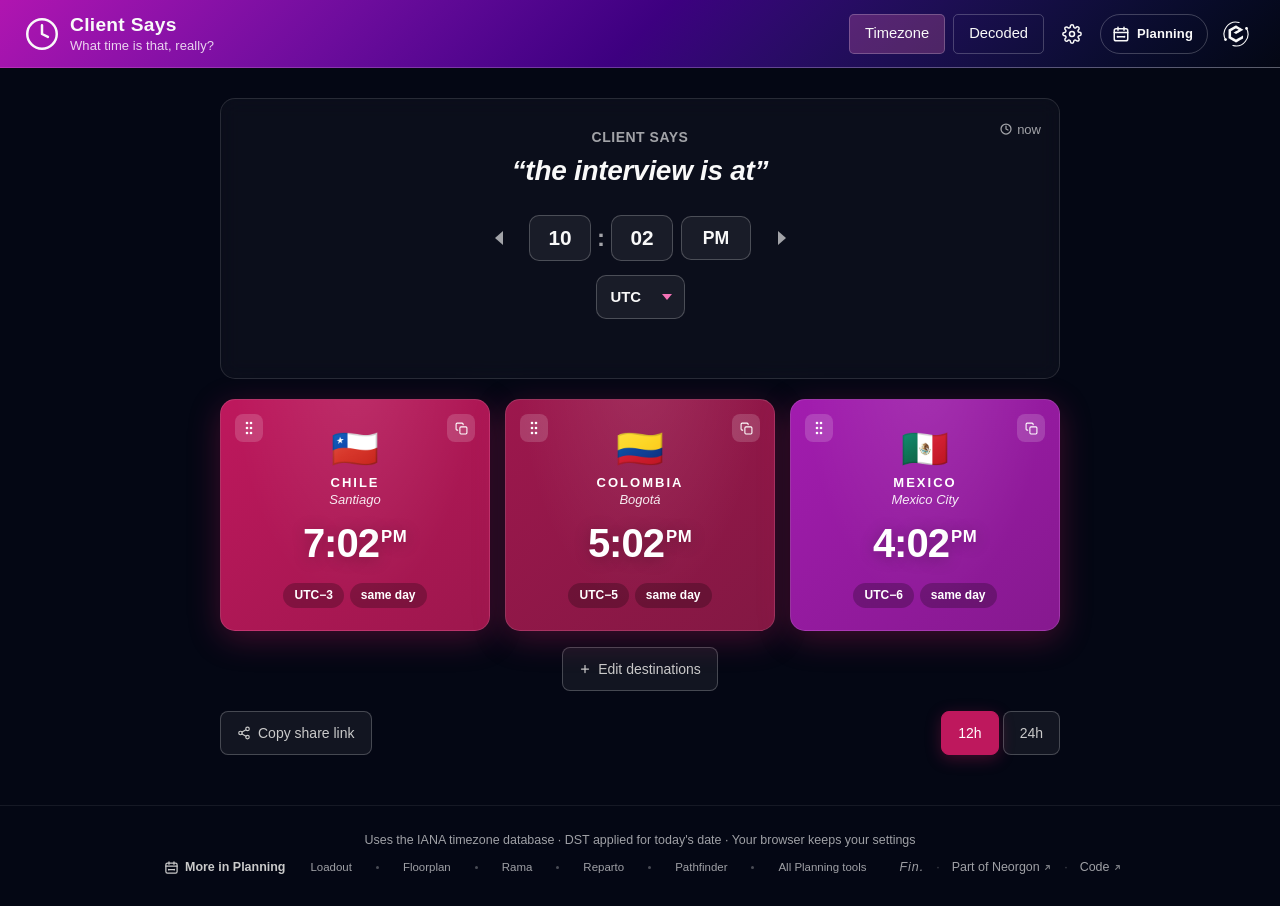
<file: index.html>
<!DOCTYPE html>
<html lang="en">
<head>
    <meta charset="UTF-8">
    <meta http-equiv="Content-Security-Policy" content="default-src 'self'; script-src 'self' 'unsafe-inline' https://gc.zgo.at https://static.cloudflareinsights.com; style-src 'self' 'unsafe-inline' https://cdn.neorgon.org; img-src 'self' data: blob: https://cdn.neorgon.org https://neorgon.goatcounter.com; connect-src 'self' https://neorgon.goatcounter.com https://cloudflareinsights.com; frame-src https://neorgon.com http://localhost:*">
    <meta name="viewport" content="width=device-width, initial-scale=1.0">
    <link rel="icon" type="image/svg+xml" href="/favicon.svg">
    <link rel="icon" type="image/x-icon" href="/favicon.ico" sizes="16x16 32x32 48x48">
    <link rel="apple-touch-icon" sizes="180x180" href="/apple-touch-icon.png">
    <meta name="apple-mobile-web-app-title" content="Client Says">
    <link rel="manifest" href="/site.webmanifest">
    <meta name="neo-mark" content="on">
  <meta name="referrer" content="strict-origin-when-cross-origin">
    <title>Client Says | Timezone Converter</title>
    <meta name="description" content="Type the time a client mentioned and see it in the timezones you work with. DST applied for today, shareable link, no install">
    <meta property="og:title" content="Client Says: Timezone Converter">
    <meta property="og:description" content="Type the time a client said, see it where your team is. DST for today's date, no install">
    <meta property="og:type" content="website">
    <meta property="og:url" content="https://clientsays.neorgon.com/">
    <meta property="og:site_name" content="Neorgon">
    <meta name="twitter:card" content="summary_large_image">
    <meta name="twitter:title" content="Client Says: Timezone Converter">
    <meta name="twitter:description" content="Type the time a client said, see it where your team is. DST for today's date, no install">
    <meta name="twitter:image" content="https://clientsays.neorgon.com/og-preview.jpg">
    <meta name="robots" content="index, follow">
    <link rel="canonical" href="https://clientsays.neorgon.com/">
    <meta property="og:locale" content="en_US">
    <meta name="theme-color" content="#040714">
    <meta property="og:image" content="https://clientsays.neorgon.com/og-preview.jpg">
    <meta property="og:image:width" content="1200">
    <meta property="og:image:height" content="630">
    <link rel="stylesheet" href="https://cdn.neorgon.org/v1.0.0/styles/base.css">
    <link rel="stylesheet" href="css/style.css">
    <link rel="stylesheet" href="css/neorgon-workspace.css">
  <!-- A pick's #neo-ws= answer leaves the address before the Header Kit's analytics start; js/team.js hands it back to the client. -->
  <script>(function(){try{var h=location.hash;if(/^#neo-ws=/.test(h)){window.__neoWsAnswer=h;history.replaceState(history.state,'',location.pathname+location.search)}}catch(e){}})();</script>
  <!-- Neorgon Header Kit (vendored; ?header=live swaps CSS to CDN) -->
  <script>(function(){var m=location.search.match(/[?&]theme=([\w-]+)/)||document.cookie.match(/(?:^|;\s*)neo_theme=([\w-]+)/);if(m&&m[1]!=='default')document.documentElement.dataset.theme=decodeURIComponent(m[1]);})();</script>
  <link rel="stylesheet" href="css/neorgon-header.css">
  <link rel="stylesheet" href="css/neorgon-themes.css">
  <link rel="stylesheet" href="https://cdn.neorgon.org/v1.0.0/header/season.css">
  <script defer src="js/neorgon-header.js"></script>
  <link rel="stylesheet" href="css/neorgon-footer.css">
  <script defer src="js/neorgon-footer.js"></script>
<script type="application/ld+json">
{
  "@context": "https://schema.org",
  "@type": "WebApplication",
  "name": "Client Says | Timezone Converter",
  "description": "Type the time a client mentioned and see it in the destinations you pick, Chile, Colombia and Mexico by default. DST applied for today's date, no install",
  "url": "https://clientsays.neorgon.com/",
  "applicationCategory": "UtilitiesApplication",
  "operatingSystem": "Any",
  "offers": { "@type": "Offer", "price": "0", "priceCurrency": "USD" },
  "author": { "@type": "Organization", "name": "Neorgon", "url": "https://neorgon.com/" }
}
</script>
  <meta name="neo-repo" content="https://github.com/energon-a-secas/client-says-site">
  <meta name="neo-category" content="planning">
</head>
<body>

<a class="skip-link" href="#main">Skip to content</a>
<!-- ── Header ──────────────────────────────────────────────────────────────── -->
<header class="header-bar" data-header-mode="content">
    <div class="header-logo">
        <a href="./" class="header-title-link">
        <img src="energon-classic-logo.png" class="header-logo-img" alt="">
        <div class="header-title-wrap">
            <h1>Client Says</h1>
            <div class="header-subtitle">What time is that, really?</div>
        
        </div>
      </a>
    </div>
    <div class="header-right">
        <nav class="header-actions" id="main-nav">
            <a href="index.html" class="active">Timezone</a>
            <a href="jargon/" data-keep-mobile>Decoded</a>
        </nav>
        <a href="https://neorgon.com/" class="header-home" title="neorgon.com" aria-label="Neorgon home">
        <svg class="nh-hub-icon" viewBox="0 0 24 24" fill="none" xmlns="http://www.w3.org/2000/svg" aria-hidden="true">
          <path d="M12 4.4 18.58 8.2 18.58 15.8 12 19.6 5.42 15.8 5.42 8.2Z" fill="currentColor" stroke="none"/>
          <g class="nh-orbit">
            <path d="M2.47 17.50 A11.0 11.0 0 0 1 14.85 1.37" fill="none" stroke="currentColor" stroke-width="1.05" stroke-linecap="round"/>
            <path d="M21.53 6.50 A11.0 11.0 0 0 1 9.15 22.63" fill="none" stroke="currentColor" stroke-width="1.05" stroke-linecap="round"/>
            <circle cx="21.71" cy="6.84" r="1.25" fill="currentColor"/>
            <circle cx="2.29" cy="17.16" r="1.25" fill="currentColor"/>
          </g>
        </svg>
      </a>
    </div>
</header>

<!-- ── Main ────────────────────────────────────────────────────────────────── -->
<main id="main" class="container">

    <div class="card" id="card-input">

        <!-- Big header: "Client says" + randomised phrase -->
        <div class="cs-header">
            <span class="cs-label">Client says</span>
            <span class="cs-quote" id="client-quote">"the meeting will be at"</span>
        </div>

        <div class="sentence-row">
            <!-- Row 1: hour : minute AM/PM -->
            <div class="time-group">
                <button type="button" class="step-btn" id="btn-hour-down" aria-label="Decrease hour">
                    <svg width="9" height="14" viewBox="0 0 9 14" fill="currentColor" aria-hidden="true"><polygon points="8,0 8,14 0,7"/></svg>
                </button>
                <input type="text" id="inp-hour" class="time-input"
                       maxlength="2" inputmode="numeric"
                       placeholder="12" aria-label="Hour">
                <span class="time-colon" aria-hidden="true">:</span>
                <input type="text" id="inp-min" class="time-input"
                       maxlength="2" inputmode="numeric"
                       placeholder="00" aria-label="Minute">
                <button type="button" id="inp-ampm" class="ampm-toggle"
                        aria-label="Toggle AM or PM">PM</button>
                <button type="button" class="step-btn" id="btn-hour-up" aria-label="Increase hour">
                    <svg width="9" height="14" viewBox="0 0 9 14" fill="currentColor" aria-hidden="true"><polygon points="1,0 1,14 9,7"/></svg>
                </button>
            </div>

            <!-- Row 2: timezone -->
            <div class="tz-combobox" id="tz-combobox">
                <div class="tz-combobox-inner">
                    <input class="tz-input" id="tz-input" type="text"
                           role="combobox" aria-controls="tz-dropdown" aria-expanded="false" aria-autocomplete="list"
                           autocomplete="off" spellcheck="false"
                           aria-label="The client's time zone: type to search"
                           placeholder="Search timezone…">
                    <span id="tz-sizer" aria-hidden="true"></span>
                </div>
                <div class="tz-dropdown" id="tz-dropdown" role="listbox" aria-label="Time zones"></div>
            </div>
        </div>

        <button type="button" class="now-btn" id="btn-now" title="Set to the current time on this device">
            <svg width="12" height="12" viewBox="0 0 24 24" fill="none" aria-hidden="true"
                 stroke="currentColor" stroke-width="2.5"
                 stroke-linecap="round" stroke-linejoin="round">
                <circle cx="12" cy="12" r="10"/>
                <polyline points="12 6 12 12 16 14"/>
            </svg>
            now
        </button>
        <div class="sentence-meta">
            <div class="saved-indicator" id="saved-indicator" aria-hidden="true">
                <svg width="12" height="12" viewBox="0 0 24 24" fill="none"
                     stroke="currentColor" stroke-width="3"
                     stroke-linecap="round" stroke-linejoin="round">
                    <polyline points="20 6 9 17 4 12"/>
                </svg>
                Settings saved
            </div>
        </div>
    </div>

    <!-- ── Result cards (rendered dynamically by render.js) ────────────── -->
    <div class="results-grid" id="results-grid"></div>

    <!-- ── Destinations bar ─────────────────────────────────────────────── -->
    <div class="destinations-bar">
        <button type="button" class="add-dest-btn" id="btn-add-destinations" aria-haspopup="dialog">
            <svg width="12" height="12" viewBox="0 0 24 24" fill="none"
                 stroke="currentColor" stroke-width="2.5"
                 stroke-linecap="round" stroke-linejoin="round">
                <line x1="12" y1="5" x2="12" y2="19"/>
                <line x1="5" y1="12" x2="19" y2="12"/>
            </svg>
            Edit destinations
        </button>
    </div>

    <!-- What adding a team's zones did; filled by team.js with text only -->
    <div class="team-note" id="team-note" role="status"></div>

    <!-- ── Destination picker (native dialog: out of the tab order while closed) ── -->
    <dialog class="picker-dialog" id="country-picker-modal" aria-labelledby="picker-title">
        <div class="picker-panel">
            <div class="picker-header">
                <h2 class="picker-title" id="picker-title">Destinations</h2>
                <button type="button" class="picker-close" id="picker-close" aria-label="Close destinations">
                    <svg width="14" height="14" viewBox="0 0 24 24" fill="none"
                         stroke="currentColor" stroke-width="2.5" aria-hidden="true"
                         stroke-linecap="round" stroke-linejoin="round">
                        <line x1="18" y1="6" x2="6" y2="18"/>
                        <line x1="6" y1="6" x2="18" y2="18"/>
                    </svg>
                </button>
            </div>
            <div class="picker-search-wrap">
                <svg class="picker-search-icon" width="13" height="13" viewBox="0 0 24 24" fill="none" aria-hidden="true"
                     stroke="currentColor" stroke-width="2.5" stroke-linecap="round" stroke-linejoin="round">
                    <circle cx="11" cy="11" r="8"/><line x1="21" y1="21" x2="16.65" y2="16.65"/>
                </svg>
                <input id="picker-search" type="search" class="picker-search-input" aria-label="Search destinations"
                       placeholder="Search country, city, flag, timezone…" autocomplete="off" spellcheck="false">
            </div>
            <p class="picker-hint">Pick at least one. Your choice stays in this browser.</p>
            <div class="picker-list" id="picker-list"></div>
        </div>
    </dialog>

    <!-- ── Actions bar ──────────────────────────────────────────────────── -->
    <div class="actions-bar">
        <button type="button" class="share-btn" id="btn-share">
            <svg width="14" height="14" viewBox="0 0 24 24" fill="none"
                 stroke="currentColor" stroke-width="2"
                 stroke-linecap="round" stroke-linejoin="round">
                <circle cx="18" cy="5" r="3"/>
                <circle cx="6" cy="12" r="3"/>
                <circle cx="18" cy="19" r="3"/>
                <line x1="8.59" y1="13.51" x2="15.42" y2="17.49"/>
                <line x1="15.41" y1="6.51"  x2="8.59"  y2="10.49"/>
            </svg>
            Copy share link
        </button>

        <div class="toggle-group" role="group" aria-label="Time format">
            <button type="button" class="toggle-btn active" id="btn-12h" data-fmt="12" aria-pressed="true">12h</button>
            <button type="button" class="toggle-btn"        id="btn-24h" data-fmt="24" aria-pressed="false">24h</button>
        </div>
    </div>


</main><!-- /container -->

  <footer class="neo-footer" data-footer-mode="minimal">
    <p>Uses the IANA timezone database &middot; DST applied for today's date &middot; Your browser keeps your settings</p>
    <!-- neo-fleet:more -->
    <nav class="neo-more" aria-label="More in Planning" data-category="planning" data-label-en="Planning" data-label-es="Planificar">
      <span class="neo-more__label" aria-hidden="true"><svg class="neo-more__icon" viewBox="0 0 24 24" width="16" height="16" fill="none" stroke="currentColor" stroke-width="2" stroke-linecap="round" stroke-linejoin="round" aria-hidden="true" focusable="false"><rect x="3" y="5" width="18" height="16" rx="2.5"/><path d="M8 3v4M16 3v4M3 10h18"/><path d="M7.5 15.5h9"/><circle cx="7.5" cy="15.5" r="1.3" fill="currentColor" stroke="none"/><circle cx="16.5" cy="15.5" r="1.3" fill="currentColor" stroke="none"/></svg><span class="neo-more__title">More in Planning</span></span>
      <ul class="neo-more__list">
        <li><a href="https://loadout.neorgon.com/">Loadout</a></li>
        <li><a href="https://floorplan.neorgon.com/">Floorplan</a></li>
        <li><a href="https://rama.neorgon.com/">Rama</a></li>
        <li><a href="https://reparto.neorgon.com/">Reparto</a></li>
        <li><a href="https://pathfinder.neorgon.com/">Pathfinder</a></li>
        <li><a class="neo-more__all" href="https://neorgon.com/planning/">All Planning tools</a></li>
      </ul>
    </nav>
    <!-- /neo-fleet:more -->
  </footer>

<script type="module" src="js/app.js"></script>
</body>
</html>
</file>
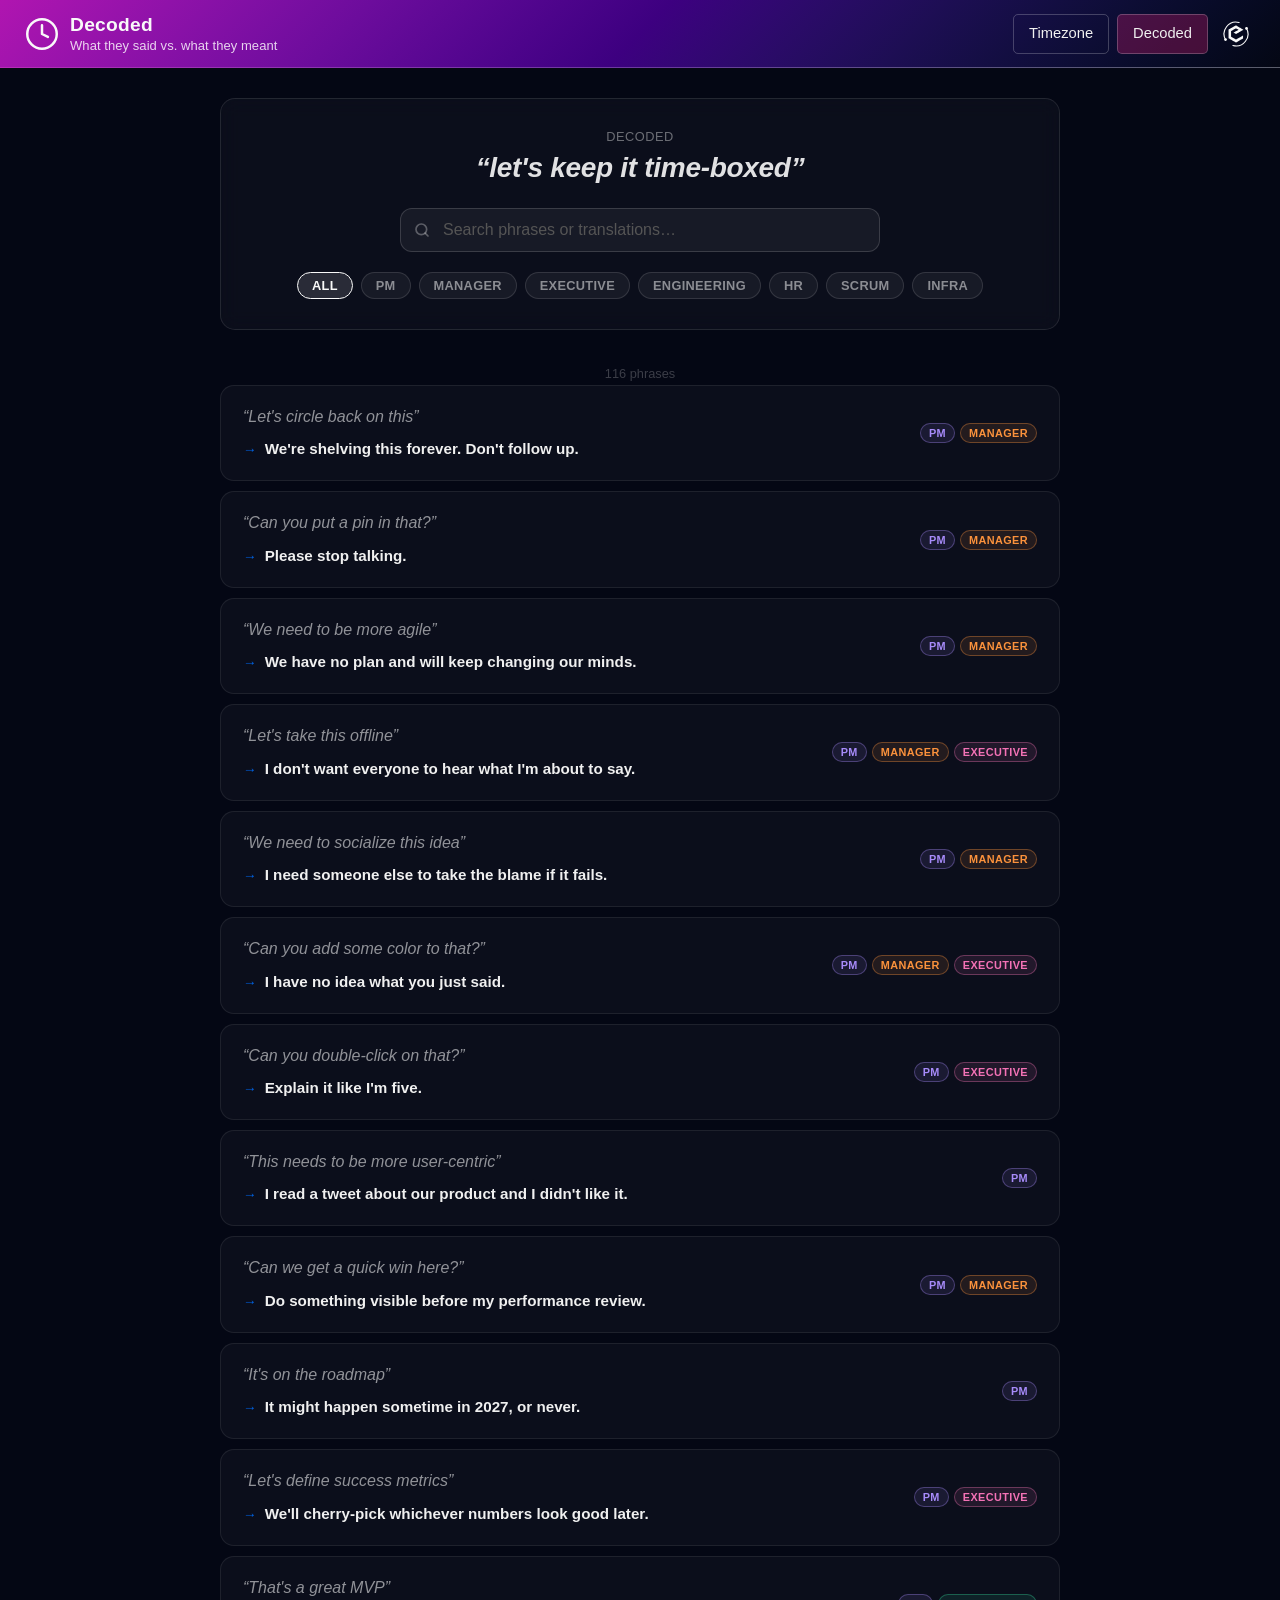
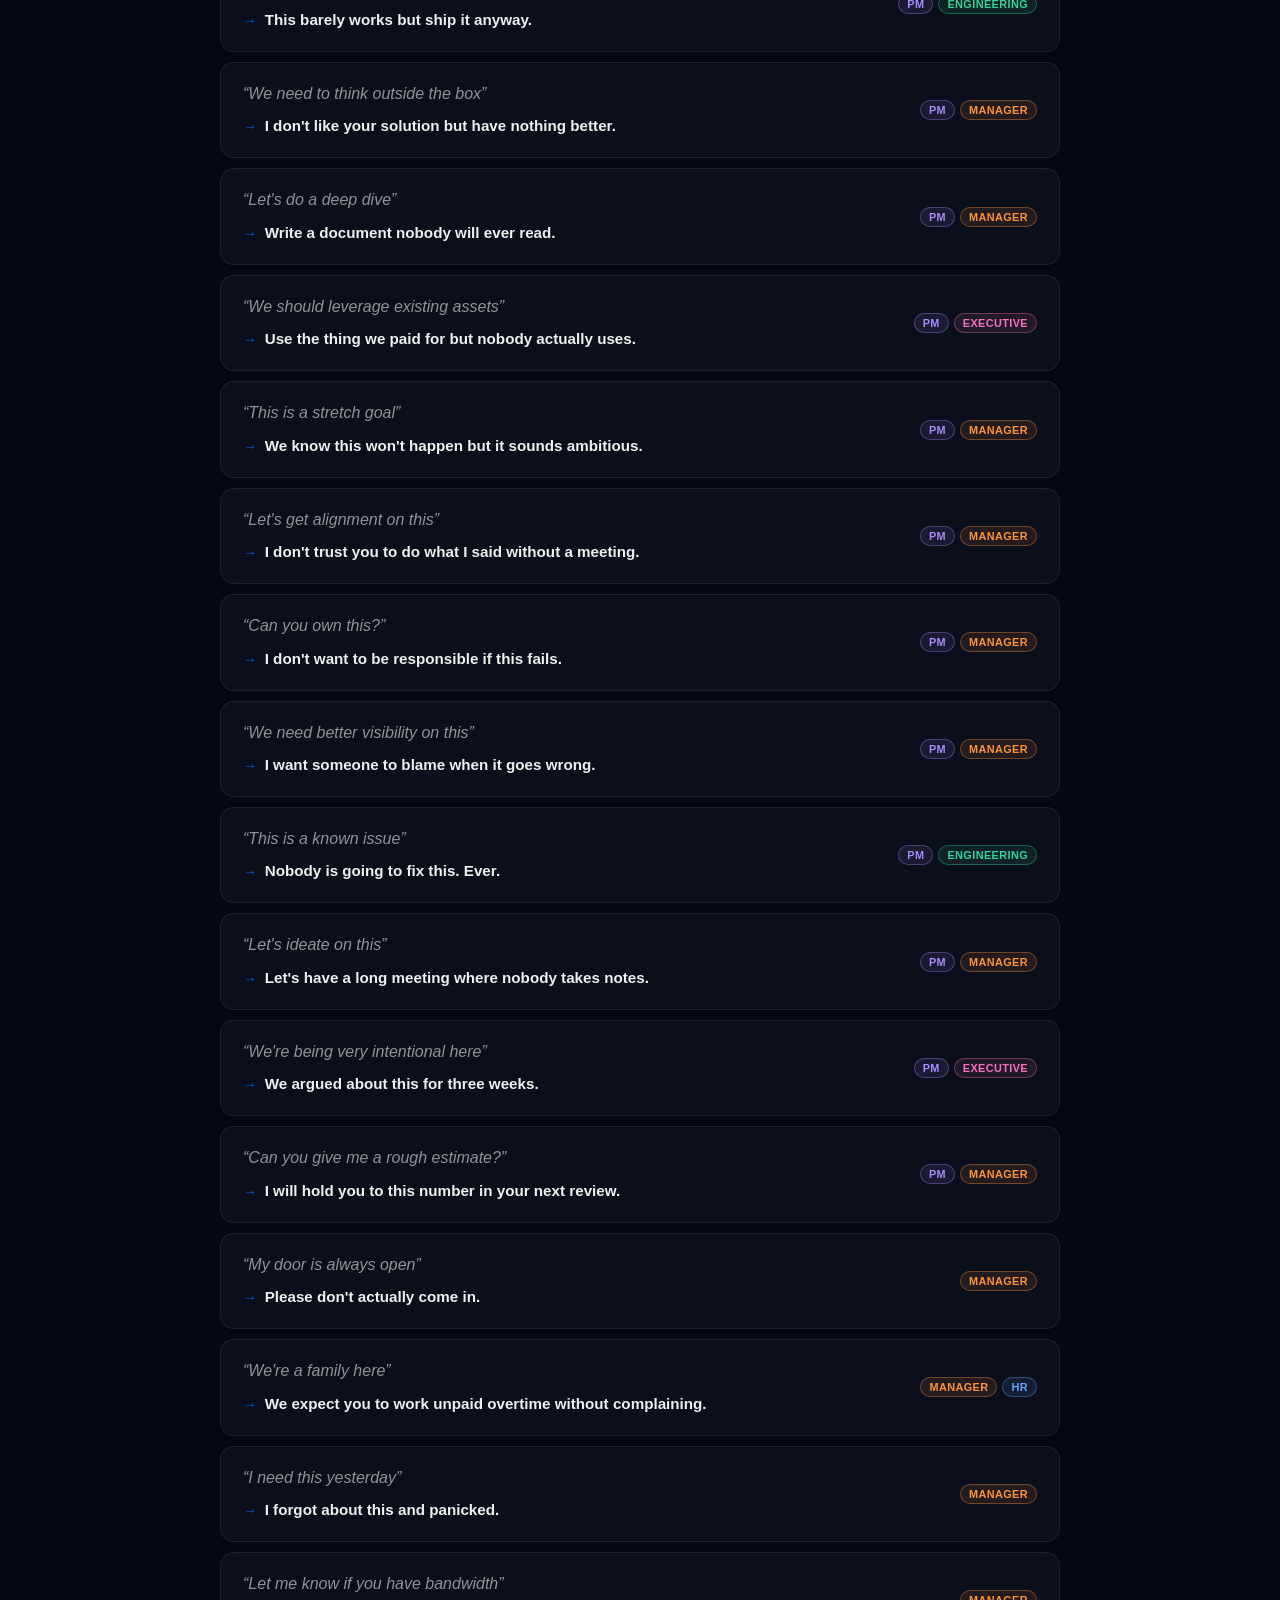
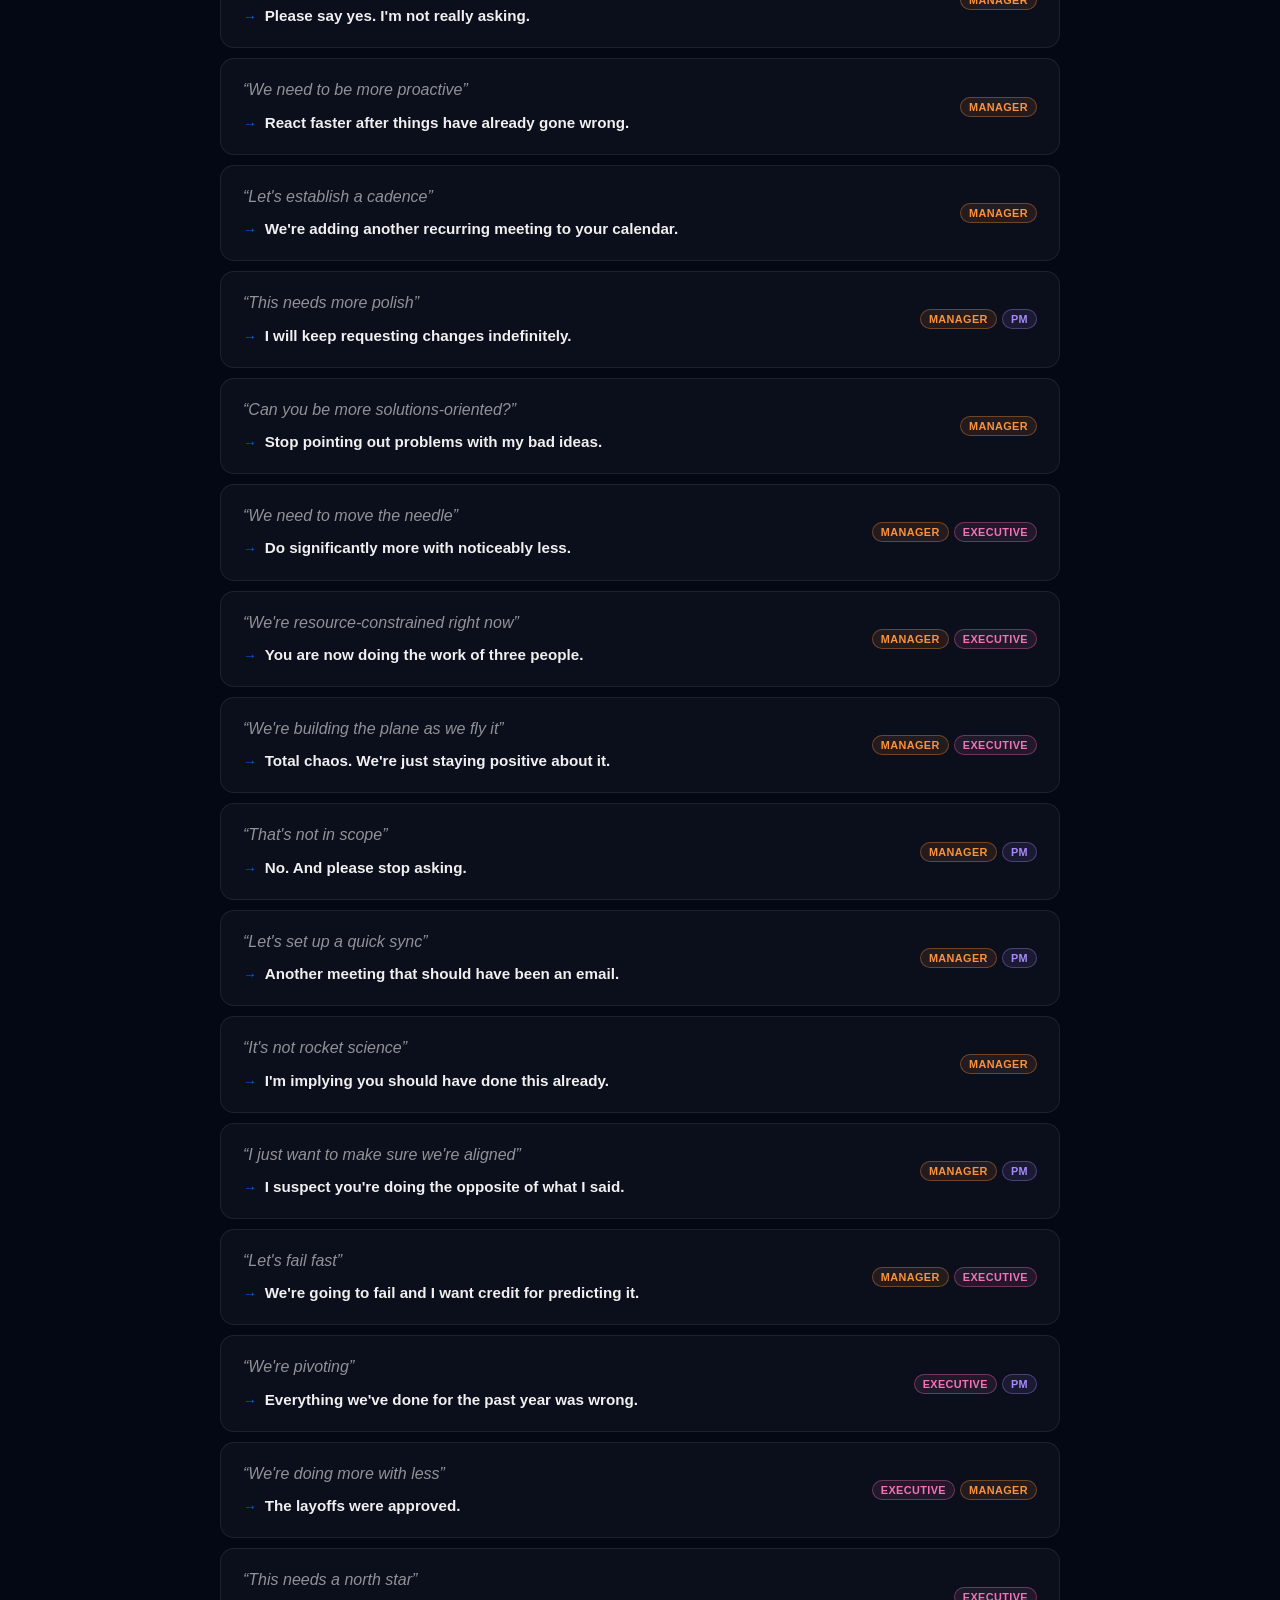
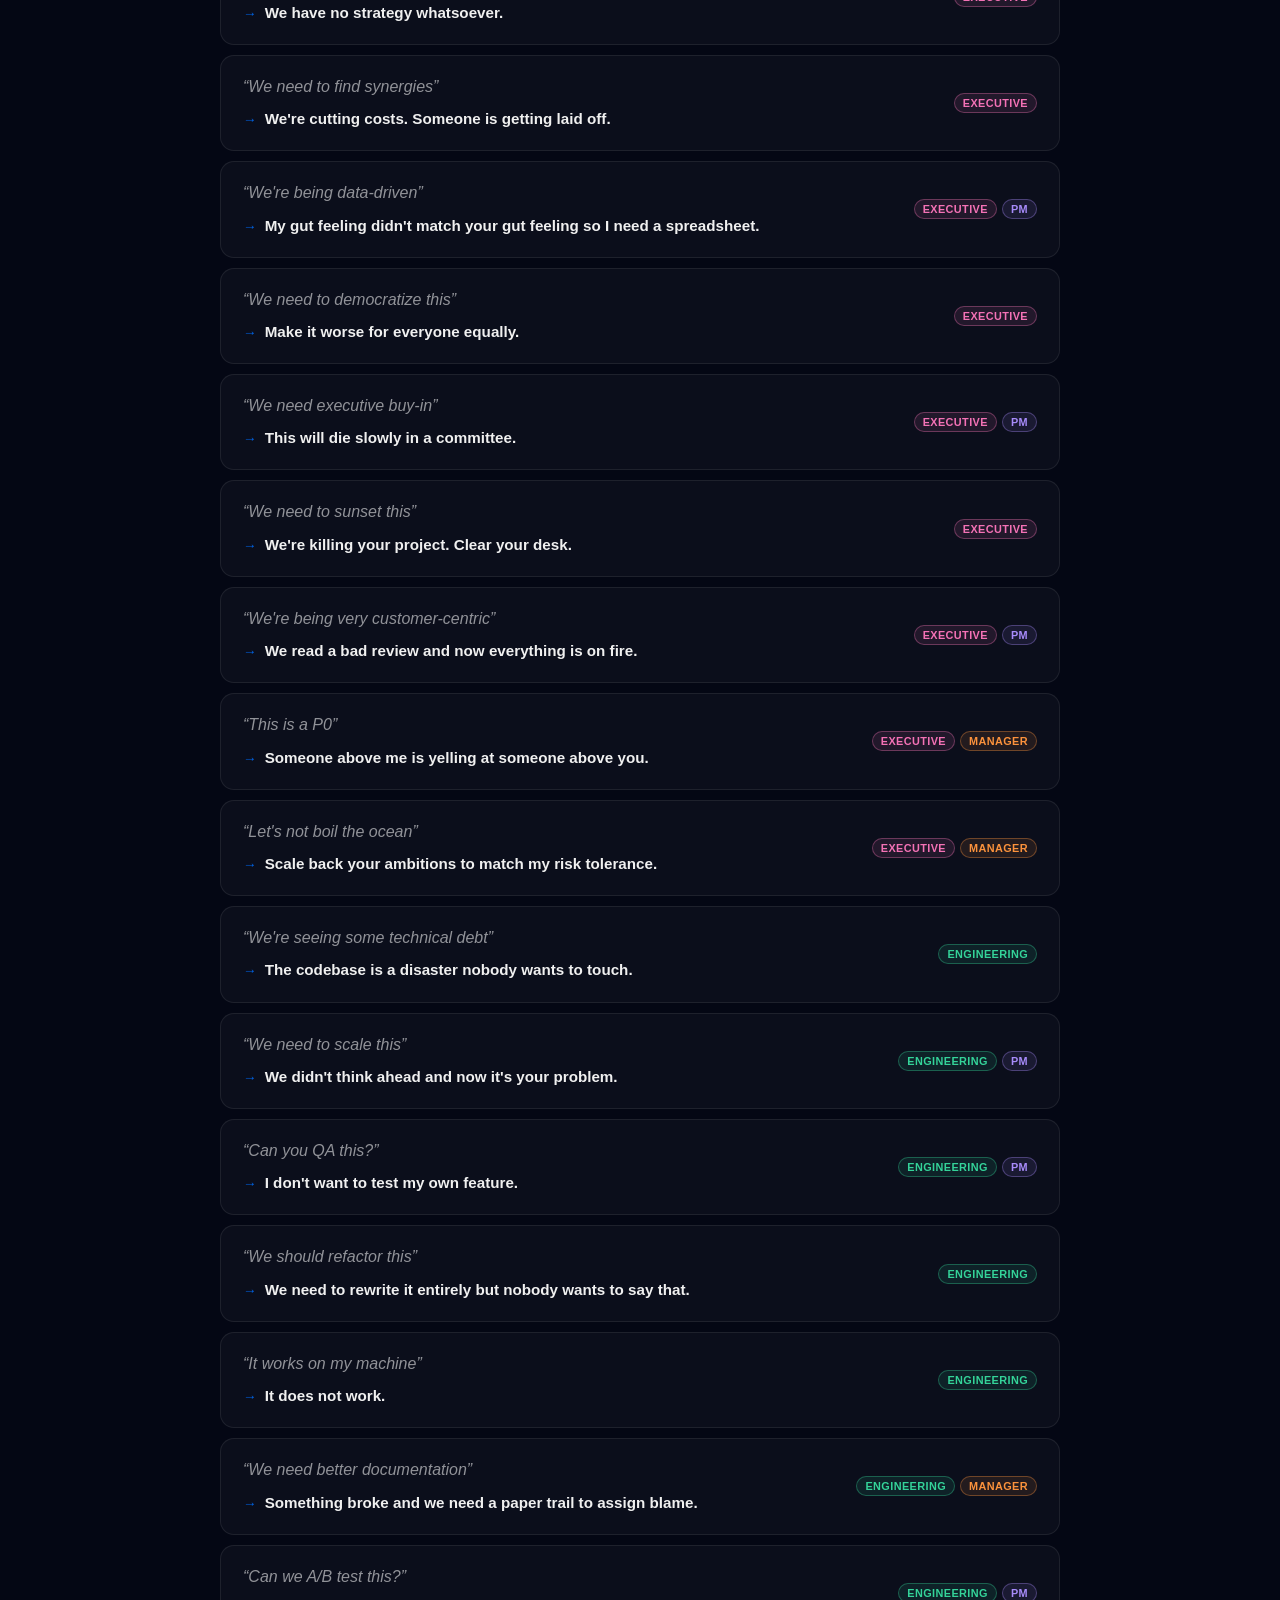
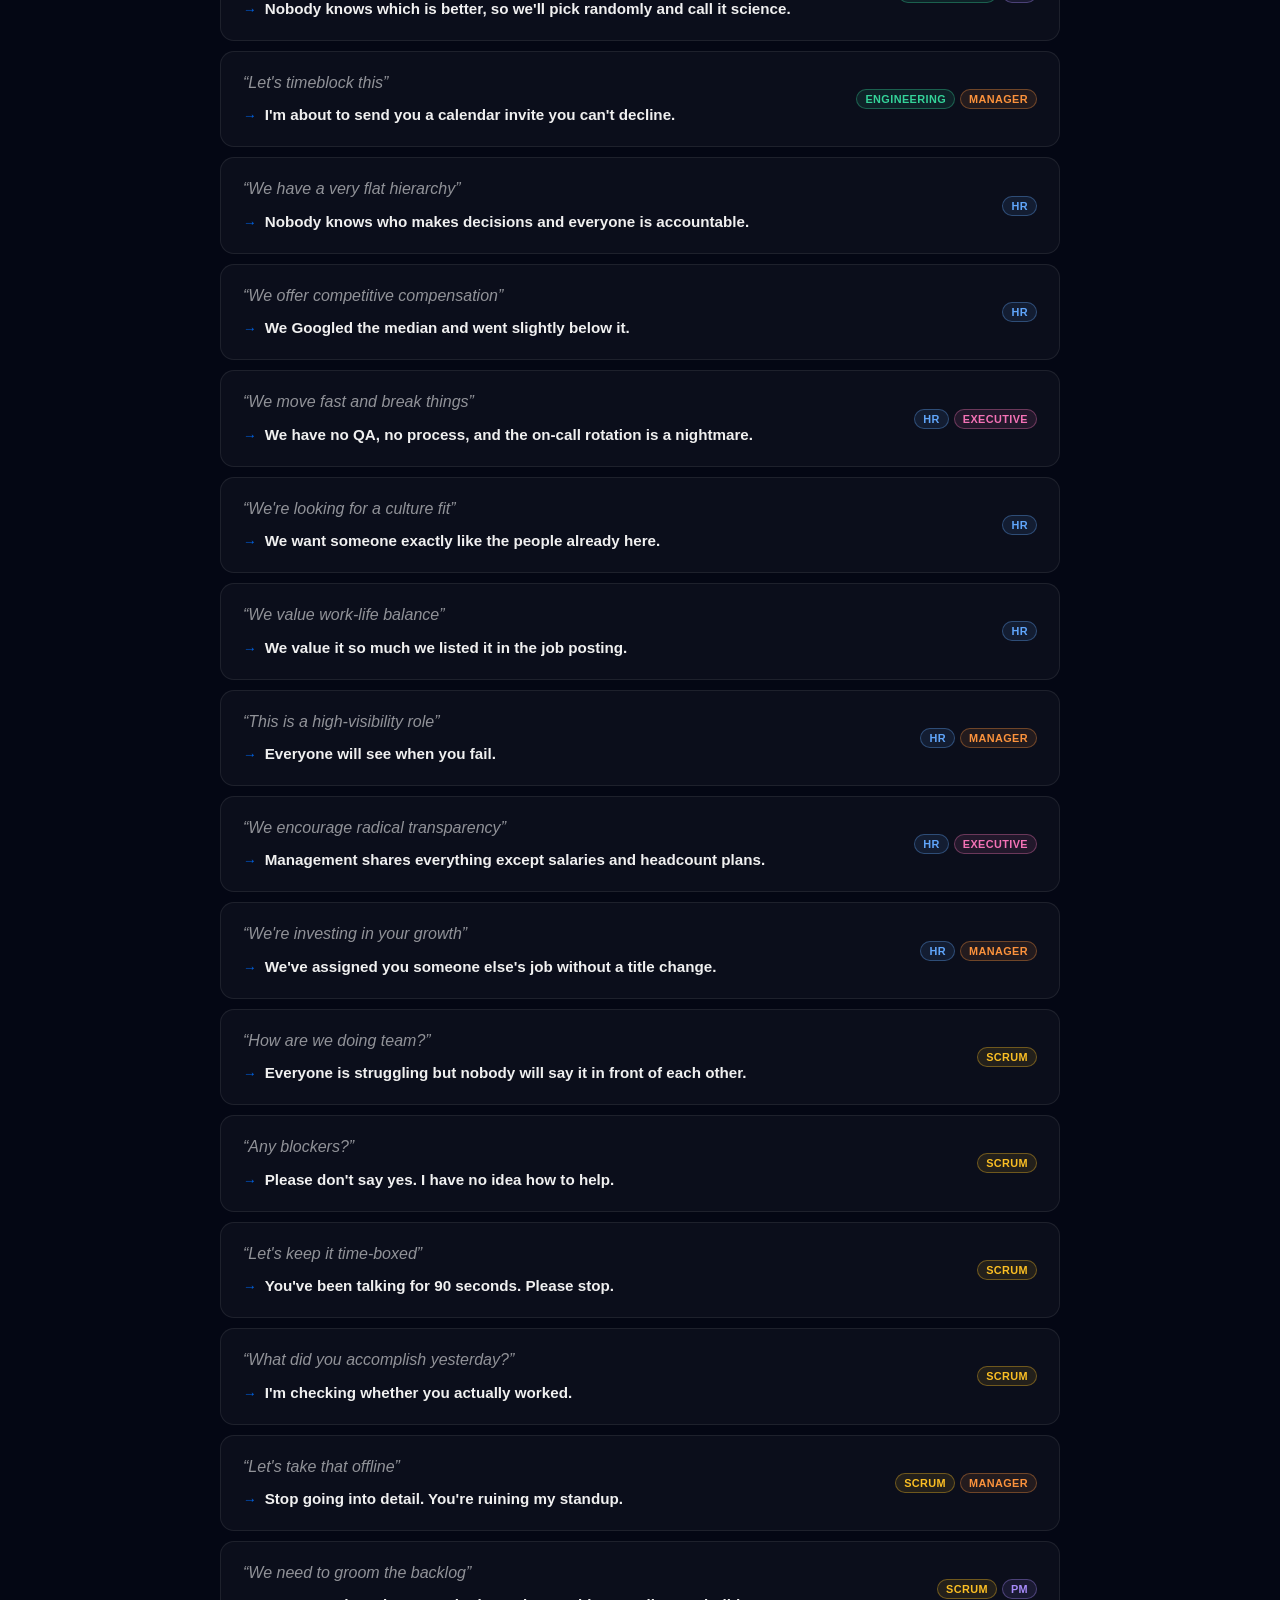
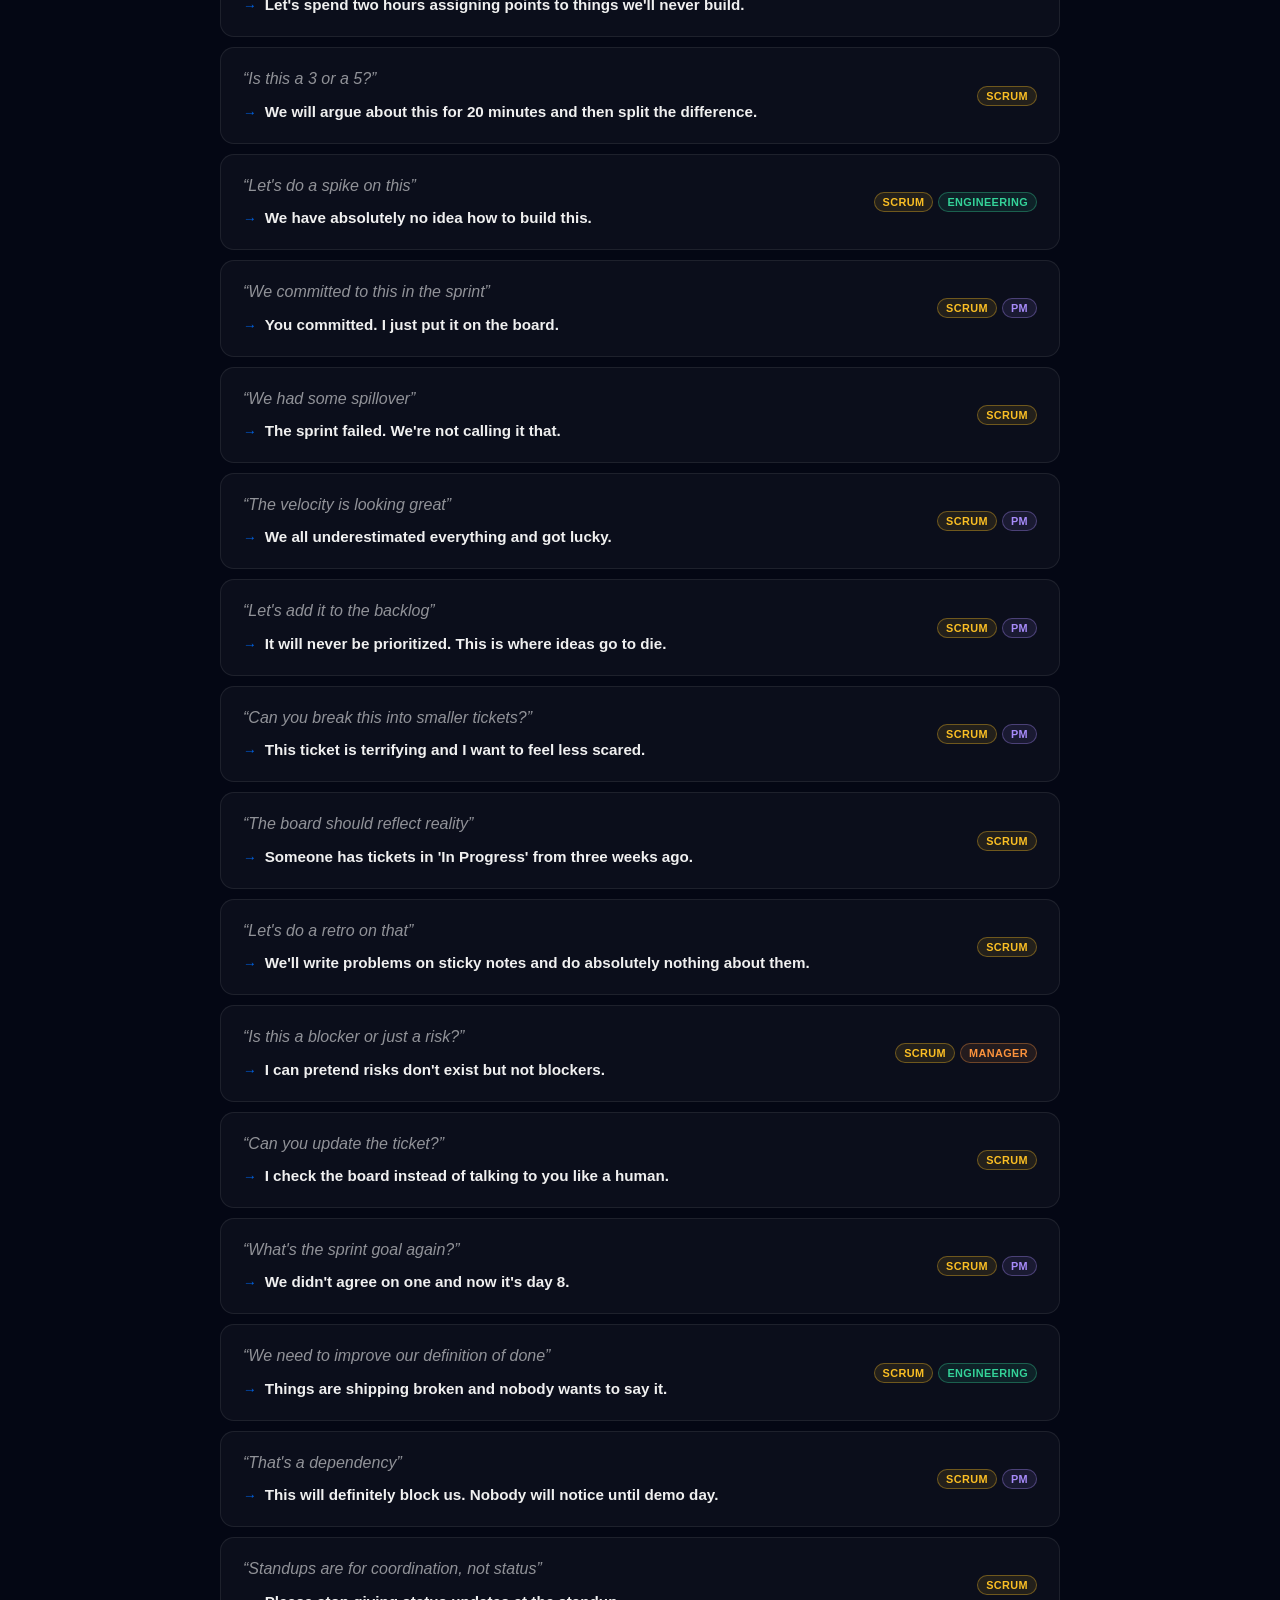
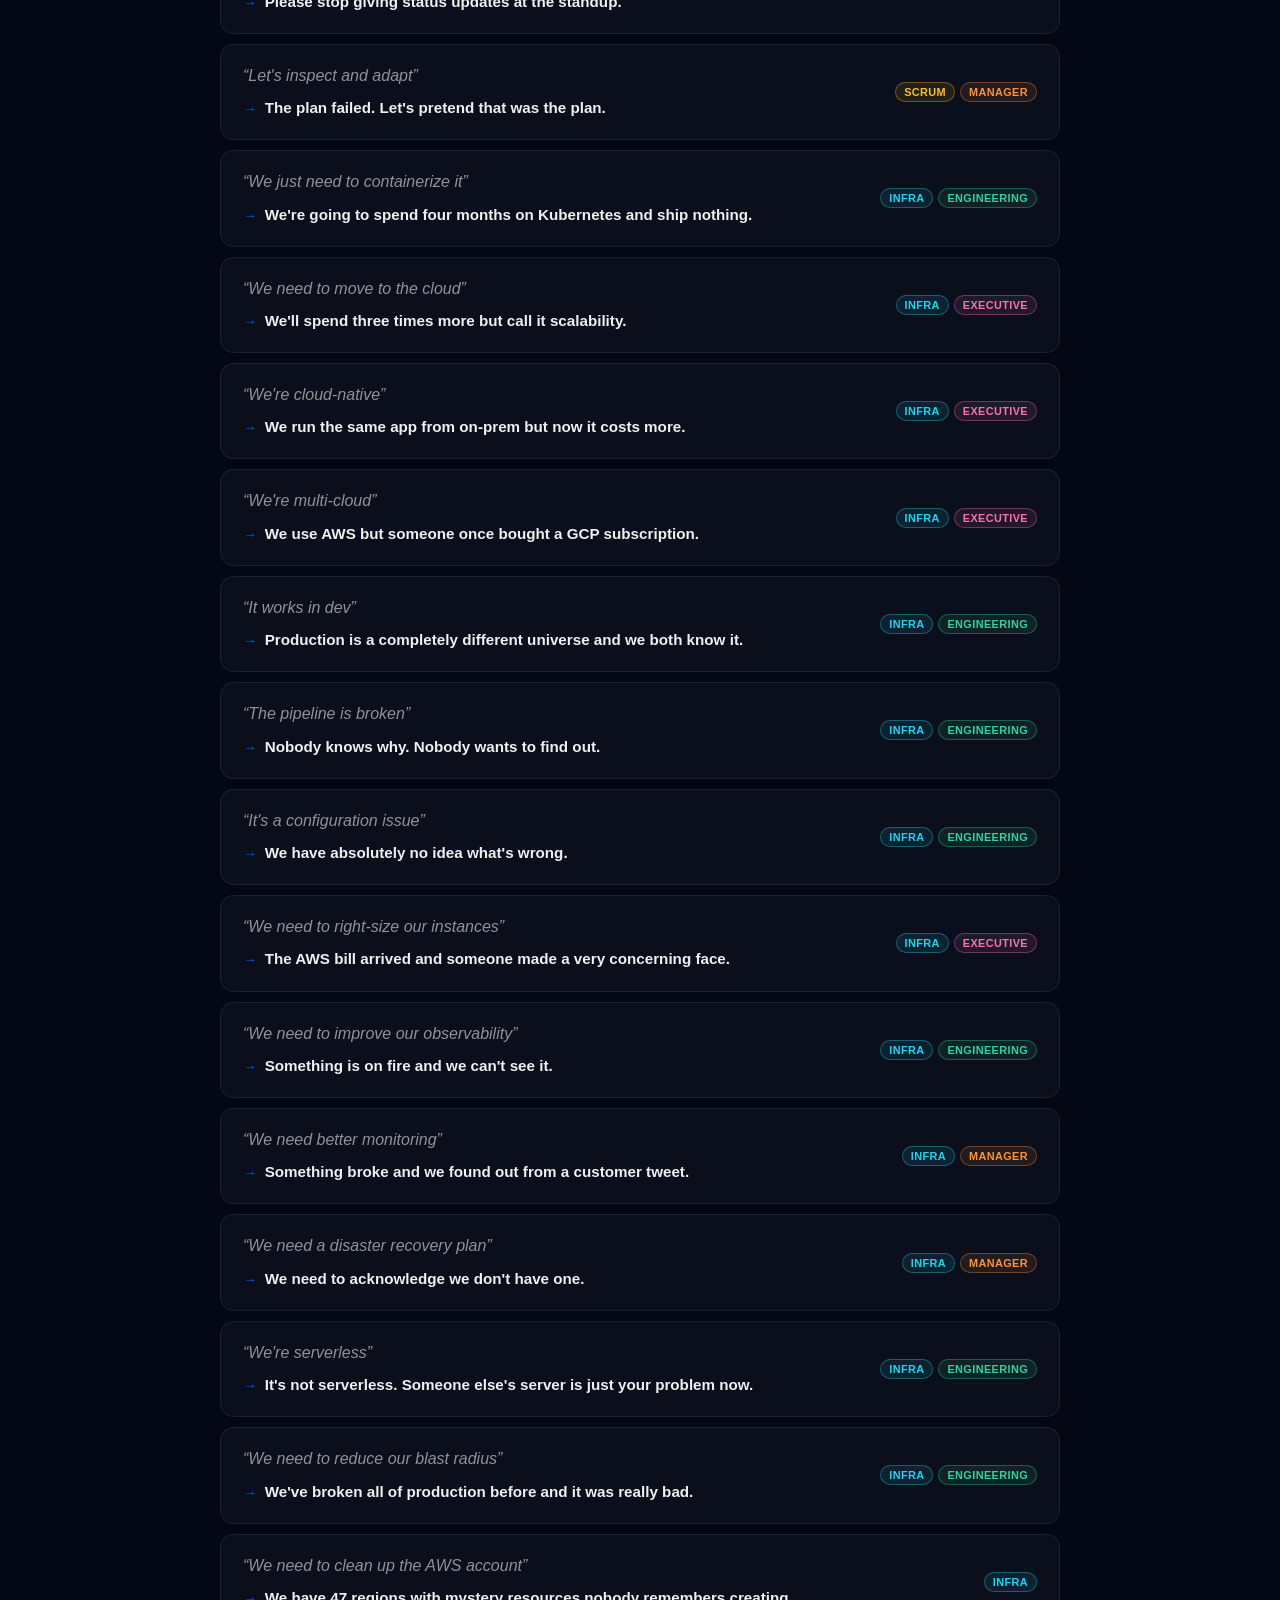
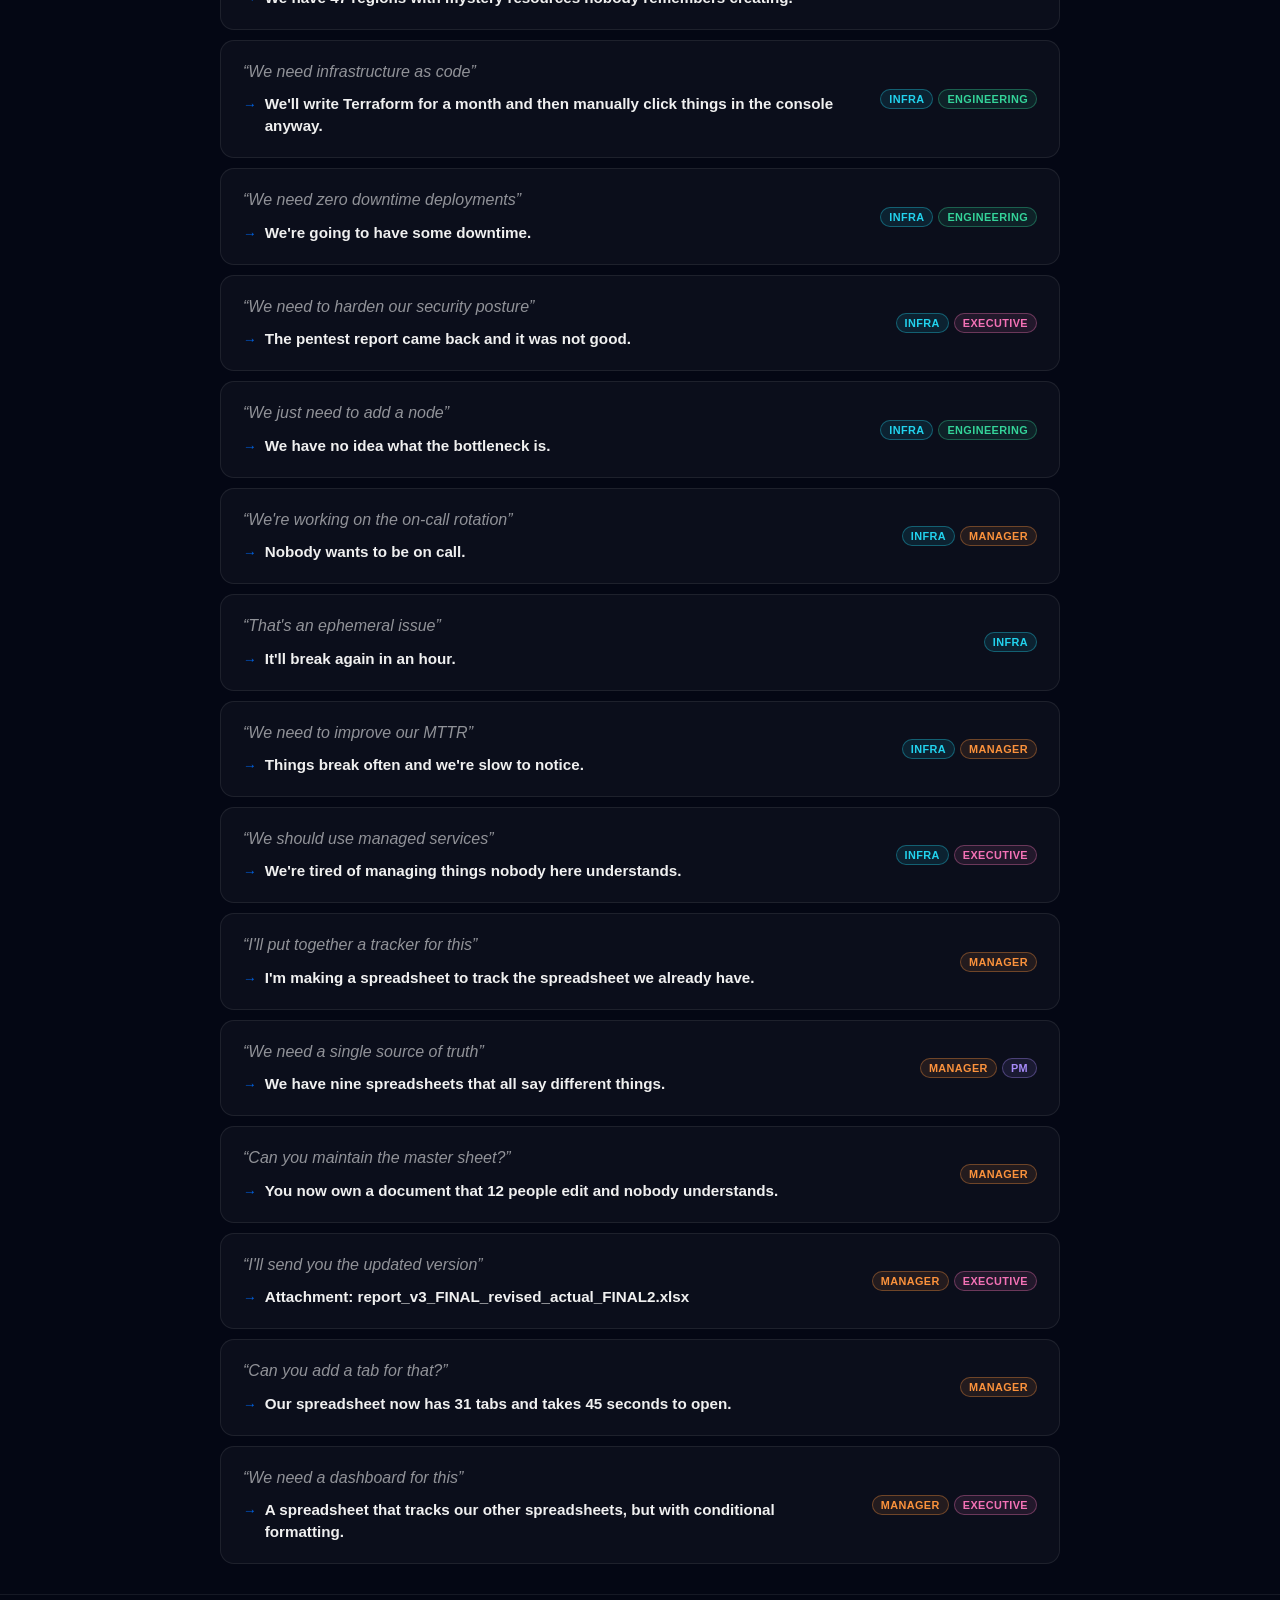
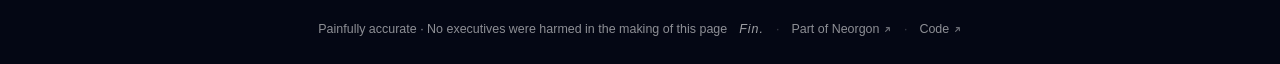
<file: jargon/index.html>
<!DOCTYPE html>
<html lang="en">
<head>
    <meta charset="UTF-8">
    <meta http-equiv="Content-Security-Policy" content="default-src 'self'; script-src 'self' 'unsafe-inline' https://gc.zgo.at https://static.cloudflareinsights.com; style-src 'self' 'unsafe-inline' https://cdn.neorgon.org; img-src 'self' data: blob: https://cdn.neorgon.org https://neorgon.goatcounter.com; connect-src 'self' https://neorgon.goatcounter.com https://cloudflareinsights.com">
    <meta name="viewport" content="width=device-width, initial-scale=1.0">
    <link rel="icon" type="image/svg+xml" href="/favicon.svg">
    <link rel="icon" type="image/x-icon" href="/favicon.ico" sizes="16x16 32x32 48x48">
    <link rel="apple-touch-icon" sizes="180x180" href="/apple-touch-icon.png">
    <meta name="apple-mobile-web-app-title" content="Client Says">
    <link rel="manifest" href="/site.webmanifest">
    <meta name="neo-mark" content="on">
  <meta name="referrer" content="strict-origin-when-cross-origin">
    <title>Decoded | Corporate Jargon Translator</title>
    <meta name="description" content="Look up a corporate phrase and read what it really means. Searchable by role, no account">
    <meta property="og:title" content="Decoded: Corporate Jargon Translator">
    <meta property="og:description" content="What they said, and what they meant. Search by role, no account">
    <meta property="og:type" content="website">
    <meta property="og:url" content="https://clientsays.neorgon.com/jargon/">
    <meta property="og:site_name" content="Neorgon">
    <meta name="twitter:card" content="summary_large_image">
    <meta name="twitter:title" content="Decoded: Corporate Jargon Translator">
    <meta name="twitter:description" content="What they said, and what they meant. Search by role, no account">
    <meta name="robots" content="index, follow">
    <link rel="canonical" href="https://clientsays.neorgon.com/jargon/">
    <meta property="og:locale" content="en_US">
    <meta name="theme-color" content="#040714">
    <meta property="og:image" content="https://clientsays.neorgon.com/og-preview.jpg">
    <meta property="og:image:width" content="1200">
    <meta property="og:image:height" content="630">
    <style>
        /* ── Reset & base ─────────────────────────────────────────────────── */
        *, *::before, *::after { margin: 0; padding: 0; box-sizing: border-box; }

        :root {
            --bg: #040714;
            --surface-1: rgba(255,255,255,.03);
            --surface-2: rgba(255,255,255,.06);
            --border-subtle: rgba(255,255,255,.07);
            --border: rgba(255,255,255,.1);
            --border-strong: rgba(255,255,255,.22);
            --text-primary: #f9f9f9;
            --text-secondary: #cacaca;
            --text-muted: rgba(255,255,255,.55);
            --accent: #0063e5;
            --accent-bright: #0080ff;
            --font: 'Avenir Next', -apple-system, BlinkMacSystemFont, 'Segoe UI', Roboto, Oxygen, Ubuntu, Cantarell, sans-serif;
            --text-xs:   0.75rem;
            --text-sm:   0.875rem;
            --text-base: 1rem;
            --text-lg:   1.125rem;
            --text-xl:   1.25rem;
            --text-2xl:  1.5rem;
            --space-1: 4px;
            --space-2: 8px;
            --space-3: 12px;
            --space-4: 16px;
            --space-6: 24px;
            --space-8: 32px;
            --radius-sm: 6px;
            --radius: 10px;
            --radius-lg: 15px;
            --ease-snap: cubic-bezier(0.34, 1.56, 0.64, 1);
            --dur-fast: 120ms;
            --dur: 200ms;
        }

        body {
            font-family: 'Avenir Next', -apple-system, BlinkMacSystemFont,
                         'Segoe UI', Roboto, Oxygen, Ubuntu, Cantarell, sans-serif;
            background: #040714;
            min-height: 100vh;
            color: #f9f9f9;
            display: flex; flex-direction: column;
        }
        .container { flex: 1; width: 100%; max-width: 900px; margin: 0 auto; padding: 30px; }

        /* Header layout is owned by the Neorgon Header Kit; nav link colors stay site-owned */
        nav a {
            color: #f0f0f0; text-decoration: none; padding: 7px 15px;
            border-radius: 5px; transition: all .2s; font-size: .92em; font-weight: 500;
        }
        nav a:hover  { background: rgba(233,30,120,.14); }
        nav a.active { background: rgba(233,30,120,.28); }

        @media (max-width: 540px) {
            .container { padding: 20px; }
        }
        @media (max-width: 700px) {
            .header-actions a { padding: 7px 9px; font-size: .85em; }
        }

        /* ── Intro card ───────────────────────────────────────────────────── */
        .intro-card {
            background: rgba(255,255,255,.03);
            border: 1px solid rgba(255,255,255,.1);
            border-radius: 15px; padding: 30px;
            backdrop-filter: blur(10px);
            margin-bottom: 20px; text-align: center;
        }
        .intro-label {
            display: block; font-size: .8em; font-weight: 500;
            color: rgba(255,255,255,.4); letter-spacing: .5px;
            text-transform: uppercase; margin-bottom: 8px;
        }
        .intro-quote {
            font-size: 1.75em; color: rgba(255,255,255,.88);
            font-style: italic; font-weight: 600; letter-spacing: -.3px;
            margin-bottom: 24px;
        }

        /* ── Search input ─────────────────────────────────────────────────── */
        .search-wrap { position: relative; max-width: 480px; margin: 0 auto 20px; }
        .search-wrap svg {
            position: absolute; left: 14px; top: 50%; transform: translateY(-50%);
            color: rgba(255,255,255,.3); pointer-events: none;
        }
        .search-input {
            width: 100%;
            background: rgba(255,255,255,.05);
            border: 1.5px solid rgba(255,255,255,.15);
            border-radius: 12px; color: #f9f9f9;
            padding: 12px 16px 12px 42px;
            font-size: 1em; font-family: inherit; font-weight: 500;
            outline: none; transition: border-color .2s, background .2s, box-shadow .2s;
        }
        .search-input::placeholder { color: #555; }
        .search-input:hover { border-color: rgba(0,99,229,.6); background: rgba(0,99,229,.07); }
        .search-input:focus { border-color: #0063e5; background: rgba(0,99,229,.1); box-shadow: 0 0 0 3px rgba(0,99,229,.2); }

        /* ── Category filter pills ────────────────────────────────────────── */
        .filter-pills { display: flex; flex-wrap: wrap; gap: 8px; justify-content: center; }
        .pill {
            background: rgba(255,255,255,.05);
            border: 1.5px solid rgba(255,255,255,.12);
            border-radius: 20px; color: rgba(255,255,255,.5);
            padding: 5px 14px; font-size: .8em; font-weight: 600;
            cursor: pointer; transition: all .2s; letter-spacing: .3px;
            text-transform: uppercase; user-select: none;
        }
        .pill:hover { border-color: rgba(255,255,255,.3); color: rgba(255,255,255,.8); }
        .pill.active { border-color: var(--pill-color); color: var(--pill-color); background: rgba(var(--pill-rgb),.12); }
        .pill[data-cat="all"]  { --pill-color: #f9f9f9; --pill-rgb: 249,249,249; }
        .pill[data-cat="pm"]   { --pill-color: #a78bfa; --pill-rgb: 167,139,250; }
        .pill[data-cat="mgr"]  { --pill-color: #fb923c; --pill-rgb: 251,146,60; }
        .pill[data-cat="exec"] { --pill-color: #f472b6; --pill-rgb: 244,114,182; }
        .pill[data-cat="dev"]  { --pill-color: #34d399; --pill-rgb: 52,211,153; }
        .pill[data-cat="hr"]   { --pill-color: #60a5fa; --pill-rgb: 96,165,250; }
        .pill[data-cat="scrum"]{ --pill-color: #fbbf24; --pill-rgb: 251,191,36; }
        .pill[data-cat="infra"]{ --pill-color: #22d3ee; --pill-rgb: 34,211,238; }

        /* ── Phrase list ──────────────────────────────────────────────────── */
        #phrase-list { display: flex; flex-direction: column; gap: 10px; }

        .phrase-card {
            background: rgba(255,255,255,.03);
            border: 1px solid rgba(255,255,255,.08);
            border-radius: 14px; padding: 20px 22px;
            display: grid; grid-template-columns: 1fr auto;
            gap: 10px 16px; align-items: start;
            transition: border-color .2s, background .2s;
            cursor: default;
        }
        .phrase-card:hover {
            background: rgba(255,255,255,.05);
            border-color: rgba(255,255,255,.14);
        }

        .phrase-text {
            font-size: 1em; font-style: italic; font-weight: 500;
            color: rgba(255,255,255,.55); line-height: 1.4;
            grid-column: 1;
        }
        .phrase-text::before { content: '\201C'; }
        .phrase-text::after  { content: '\201D'; }

        .phrase-meaning {
            font-size: .95em; font-weight: 600; color: #f0f0f0;
            line-height: 1.45; grid-column: 1;
            display: flex; align-items: baseline; gap: 8px;
        }
        .phrase-meaning::before {
            content: '→';
            color: #0063e5; font-style: normal; font-weight: 700;
            font-size: .9em; flex-shrink: 0;
        }
        .phrase-meaning mark {
            background: rgba(0,99,229,.35); color: #fff;
            border-radius: 2px; padding: 0 2px; font-weight: inherit;
        }
        .phrase-text mark {
            background: rgba(0,99,229,.35); color: rgba(255,255,255,.8);
            border-radius: 2px; padding: 0 2px;
        }

        .phrase-tags {
            display: flex; flex-wrap: wrap; gap: 5px;
            grid-column: 2; grid-row: 1 / 3;
            align-self: center; justify-content: flex-end;
        }
        .tag {
            font-size: .68em; font-weight: 700; letter-spacing: .4px;
            text-transform: uppercase; padding: 3px 8px;
            border-radius: 10px; border: 1px solid; white-space: nowrap;
        }
        .tag-pm   { color: #a78bfa; border-color: rgba(167,139,250,.35); background: rgba(167,139,250,.1); }
        .tag-mgr  { color: #fb923c; border-color: rgba(251,146,60,.35);  background: rgba(251,146,60,.1); }
        .tag-exec { color: #f472b6; border-color: rgba(244,114,182,.35); background: rgba(244,114,182,.1); }
        .tag-dev  { color: #34d399; border-color: rgba(52,211,153,.35);  background: rgba(52,211,153,.1); }
        .tag-hr   { color: #60a5fa; border-color: rgba(96,165,250,.35);  background: rgba(96,165,250,.1); }
        .tag-scrum{ color: #fbbf24; border-color: rgba(251,191,36,.35);  background: rgba(251,191,36,.1); }
        .tag-infra{ color: #22d3ee; border-color: rgba(34,211,238,.35);  background: rgba(34,211,238,.1); }

        .phrase-count {
            text-align: center; color: rgba(255,255,255,.22);
            font-size: .8em; padding: 16px 0 4px;
        }
        .no-results {
            text-align: center; color: #555; padding: 40px;
            font-size: .95em; grid-column: 1 / -1;
        }

        /* ── Footer ───────────────────────────────────────────────────────── */

        /* ── Focus rings (keyboard accessibility) ── */
        :focus-visible {
            outline: 2px solid var(--accent-bright, #0080ff);
            outline-offset: 2px;
        }
        .search-input:focus-visible {
            border-color: #0063e5;
            box-shadow: 0 0 0 3px rgba(0,99,229,.2);
            outline: none;
        }
        .skip-link {
            position: absolute; top: -100%; left: 16px; z-index: 1000;
            padding: 8px 16px; background: var(--accent-bright, #0080ff); color: #000;
            font-weight: 600; font-size: .875rem; border-radius: 0 0 6px 6px;
            text-decoration: none; transition: top .2s;
        }
        .skip-link:focus { top: 0; }
        @media (prefers-reduced-motion: reduce) {
            *, *::before, *::after { animation-duration: 0.01ms !important; transition: none !important; }
        }
    </style>
<!-- Neorgon Header Kit (vendored at repo root; ?header=live swaps CSS to CDN) -->
<script>(function(){var m=location.search.match(/[?&]theme=([\w-]+)/)||document.cookie.match(/(?:^|;\s*)neo_theme=([\w-]+)/);if(m&&m[1]!=='default')document.documentElement.dataset.theme=decodeURIComponent(m[1]);})();</script>
<link rel="stylesheet" href="../css/neorgon-header.css">
<link rel="stylesheet" href="../css/neorgon-themes.css">
<link rel="stylesheet" href="https://cdn.neorgon.org/v1.0.0/header/season.css">
<script defer src="../js/neorgon-header.js"></script>
  <meta name="neo-repo" content="energon-a-secas/client-says-site">
<link rel="stylesheet" href="../css/neorgon-footer.css">
<script defer src="../js/neorgon-footer.js"></script>
<script type="application/ld+json">
{
  "@context": "https://schema.org",
  "@type": "WebApplication",
  "name": "Decoded | Corporate Jargon Translator",
  "description": "A searchable dictionary of corporate jargon with plain-English translations",
  "url": "https://clientsays.neorgon.com/jargon/",
  "applicationCategory": "UtilitiesApplication",
  "operatingSystem": "Any",
  "offers": { "@type": "Offer", "price": "0", "priceCurrency": "USD" },
  "author": { "@type": "Organization", "name": "Neorgon", "url": "https://neorgon.com/" }
}
</script>
</head>
<body>

<a class="skip-link" href="#main">Skip to content</a>
<!-- ── Header ──────────────────────────────────────────────────────────────── -->
<header class="header-bar" data-header-mode="content">
    <div class="header-logo">
        <a href="." class="header-title-link">
        <img src="../energon-classic-logo.png" class="header-logo-img" alt="">
        <div class="header-title-wrap">
            <h1>Decoded</h1>
            <div class="header-subtitle">What they said vs. what they meant</div>
        
        </div>
      </a>
    </div>
    <div class="header-right">
        <nav class="header-actions" id="main-nav">
            <a href="../" data-keep-mobile>Timezone</a>
            <a href="." class="active">Decoded</a>
        </nav>
        <a href="https://neorgon.com/" class="header-home" title="neorgon.com" aria-label="Neorgon home">
        <svg class="nh-hub-icon" viewBox="0 0 24 24" fill="none" xmlns="http://www.w3.org/2000/svg" aria-hidden="true">
          <path d="M12 4.4 18.58 8.2 18.58 15.8 12 19.6 5.42 15.8 5.42 8.2Z" fill="currentColor" stroke="none"/>
          <g class="nh-orbit">
            <path d="M2.47 17.50 A11.0 11.0 0 0 1 14.85 1.37" fill="none" stroke="currentColor" stroke-width="1.05" stroke-linecap="round"/>
            <path d="M21.53 6.50 A11.0 11.0 0 0 1 9.15 22.63" fill="none" stroke="currentColor" stroke-width="1.05" stroke-linecap="round"/>
            <circle cx="21.71" cy="6.84" r="1.25" fill="currentColor"/>
            <circle cx="2.29" cy="17.16" r="1.25" fill="currentColor"/>
          </g>
        </svg>
      </a>
    </div>
</header>

<!-- ── Main ────────────────────────────────────────────────────────────────── -->
<main id="main" class="container">

    <div class="intro-card">
        <span class="intro-label">Decoded</span>
        <div class="intro-quote" id="intro-quote">&ldquo;we need to be more intentional about this&rdquo;</div>

        <div class="search-wrap">
            <svg width="16" height="16" viewBox="0 0 24 24" fill="none"
                 stroke="currentColor" stroke-width="2.5"
                 stroke-linecap="round" stroke-linejoin="round">
                <circle cx="11" cy="11" r="8"/><line x1="21" y1="21" x2="16.65" y2="16.65"/>
            </svg>
            <input class="search-input" id="search-input" type="text"
                   placeholder="Search phrases or translations…"
                   autocomplete="off" spellcheck="false" aria-label="Search jargon">
        </div>

        <div class="filter-pills">
            <button class="pill active" data-cat="all">All</button>
            <button class="pill" data-cat="pm">PM</button>
            <button class="pill" data-cat="mgr">Manager</button>
            <button class="pill" data-cat="exec">Executive</button>
            <button class="pill" data-cat="dev">Engineering</button>
            <button class="pill" data-cat="hr">HR</button>
            <button class="pill" data-cat="scrum">Scrum</button>
            <button class="pill" data-cat="infra">Infra</button>
        </div>
    </div>

    <div class="phrase-count" id="phrase-count"></div>
    <div id="phrase-list"></div>

</main>

<footer class="neo-footer" data-footer-mode="minimal">
  Painfully accurate · No executives were harmed in the making of this page
</footer>

<script>
'use strict';

const PHRASES = [
    // PM
    { phrase: "Let's circle back on this",             meaning: "We're shelving this forever. Don't follow up.",                                   tags: ['pm','mgr'] },
    { phrase: "Can you put a pin in that?",             meaning: "Please stop talking.",                                                            tags: ['pm','mgr'] },
    { phrase: "We need to be more agile",               meaning: "We have no plan and will keep changing our minds.",                               tags: ['pm','mgr'] },
    { phrase: "Let's take this offline",                meaning: "I don't want everyone to hear what I'm about to say.",                           tags: ['pm','mgr','exec'] },
    { phrase: "We need to socialize this idea",         meaning: "I need someone else to take the blame if it fails.",                             tags: ['pm','mgr'] },
    { phrase: "Can you add some color to that?",        meaning: "I have no idea what you just said.",                                             tags: ['pm','mgr','exec'] },
    { phrase: "Can you double-click on that?",          meaning: "Explain it like I'm five.",                                                       tags: ['pm','exec'] },
    { phrase: "This needs to be more user-centric",     meaning: "I read a tweet about our product and I didn't like it.",                         tags: ['pm'] },
    { phrase: "Can we get a quick win here?",           meaning: "Do something visible before my performance review.",                             tags: ['pm','mgr'] },
    { phrase: "It's on the roadmap",                    meaning: "It might happen sometime in 2027, or never.",                                    tags: ['pm'] },
    { phrase: "Let's define success metrics",           meaning: "We'll cherry-pick whichever numbers look good later.",                           tags: ['pm','exec'] },
    { phrase: "That's a great MVP",                     meaning: "This barely works but ship it anyway.",                                           tags: ['pm','dev'] },
    { phrase: "We need to think outside the box",       meaning: "I don't like your solution but have nothing better.",                            tags: ['pm','mgr'] },
    { phrase: "Let's do a deep dive",                   meaning: "Write a document nobody will ever read.",                                        tags: ['pm','mgr'] },
    { phrase: "We should leverage existing assets",     meaning: "Use the thing we paid for but nobody actually uses.",                            tags: ['pm','exec'] },
    { phrase: "This is a stretch goal",                 meaning: "We know this won't happen but it sounds ambitious.",                             tags: ['pm','mgr'] },
    { phrase: "Let's get alignment on this",            meaning: "I don't trust you to do what I said without a meeting.",                         tags: ['pm','mgr'] },
    { phrase: "Can you own this?",                      meaning: "I don't want to be responsible if this fails.",                                  tags: ['pm','mgr'] },
    { phrase: "We need better visibility on this",      meaning: "I want someone to blame when it goes wrong.",                                    tags: ['pm','mgr'] },
    { phrase: "This is a known issue",                  meaning: "Nobody is going to fix this. Ever.",                                             tags: ['pm','dev'] },
    { phrase: "Let's ideate on this",                   meaning: "Let's have a long meeting where nobody takes notes.",                            tags: ['pm','mgr'] },
    { phrase: "We're being very intentional here",      meaning: "We argued about this for three weeks.",                                          tags: ['pm','exec'] },
    { phrase: "Can you give me a rough estimate?",      meaning: "I will hold you to this number in your next review.",                            tags: ['pm','mgr'] },
    // Manager
    { phrase: "My door is always open",                 meaning: "Please don't actually come in.",                                                 tags: ['mgr'] },
    { phrase: "We're a family here",                    meaning: "We expect you to work unpaid overtime without complaining.",                     tags: ['mgr','hr'] },
    { phrase: "I need this yesterday",                  meaning: "I forgot about this and panicked.",                                              tags: ['mgr'] },
    { phrase: "Let me know if you have bandwidth",      meaning: "Please say yes. I'm not really asking.",                                         tags: ['mgr'] },
    { phrase: "We need to be more proactive",           meaning: "React faster after things have already gone wrong.",                             tags: ['mgr'] },
    { phrase: "Let's establish a cadence",              meaning: "We're adding another recurring meeting to your calendar.",                       tags: ['mgr'] },
    { phrase: "This needs more polish",                 meaning: "I will keep requesting changes indefinitely.",                                   tags: ['mgr','pm'] },
    { phrase: "Can you be more solutions-oriented?",    meaning: "Stop pointing out problems with my bad ideas.",                                  tags: ['mgr'] },
    { phrase: "We need to move the needle",             meaning: "Do significantly more with noticeably less.",                                    tags: ['mgr','exec'] },
    { phrase: "We're resource-constrained right now",   meaning: "You are now doing the work of three people.",                                    tags: ['mgr','exec'] },
    { phrase: "We're building the plane as we fly it",  meaning: "Total chaos. We're just staying positive about it.",                            tags: ['mgr','exec'] },
    { phrase: "That's not in scope",                    meaning: "No. And please stop asking.",                                                    tags: ['mgr','pm'] },
    { phrase: "Let's set up a quick sync",              meaning: "Another meeting that should have been an email.",                                tags: ['mgr','pm'] },
    { phrase: "It's not rocket science",                meaning: "I'm implying you should have done this already.",                                tags: ['mgr'] },
    { phrase: "I just want to make sure we're aligned", meaning: "I suspect you're doing the opposite of what I said.",                           tags: ['mgr','pm'] },
    { phrase: "Let's fail fast",                        meaning: "We're going to fail and I want credit for predicting it.",                       tags: ['mgr','exec'] },
    // Executive
    { phrase: "We're pivoting",                         meaning: "Everything we've done for the past year was wrong.",                             tags: ['exec','pm'] },
    { phrase: "We're doing more with less",             meaning: "The layoffs were approved.",                                                      tags: ['exec','mgr'] },
    { phrase: "This needs a north star",                meaning: "We have no strategy whatsoever.",                                                tags: ['exec'] },
    { phrase: "We need to find synergies",              meaning: "We're cutting costs. Someone is getting laid off.",                              tags: ['exec'] },
    { phrase: "We're being data-driven",                meaning: "My gut feeling didn't match your gut feeling so I need a spreadsheet.",          tags: ['exec','pm'] },
    { phrase: "We need to democratize this",            meaning: "Make it worse for everyone equally.",                                            tags: ['exec'] },
    { phrase: "We need executive buy-in",               meaning: "This will die slowly in a committee.",                                           tags: ['exec','pm'] },
    { phrase: "We need to sunset this",                 meaning: "We're killing your project. Clear your desk.",                                   tags: ['exec'] },
    { phrase: "We're being very customer-centric",      meaning: "We read a bad review and now everything is on fire.",                            tags: ['exec','pm'] },
    { phrase: "This is a P0",                           meaning: "Someone above me is yelling at someone above you.",                              tags: ['exec','mgr'] },
    { phrase: "Let's not boil the ocean",               meaning: "Scale back your ambitions to match my risk tolerance.",                          tags: ['exec','mgr'] },
    // Engineering
    { phrase: "We're seeing some technical debt",       meaning: "The codebase is a disaster nobody wants to touch.",                             tags: ['dev'] },
    { phrase: "We need to scale this",                  meaning: "We didn't think ahead and now it's your problem.",                               tags: ['dev','pm'] },
    { phrase: "Can you QA this?",                       meaning: "I don't want to test my own feature.",                                           tags: ['dev','pm'] },
    { phrase: "We should refactor this",                meaning: "We need to rewrite it entirely but nobody wants to say that.",                   tags: ['dev'] },
    { phrase: "It works on my machine",                 meaning: "It does not work.",                                                              tags: ['dev'] },
    { phrase: "We need better documentation",           meaning: "Something broke and we need a paper trail to assign blame.",                     tags: ['dev','mgr'] },
    { phrase: "Can we A/B test this?",                  meaning: "Nobody knows which is better, so we'll pick randomly and call it science.",      tags: ['dev','pm'] },
    { phrase: "Let's timeblock this",                   meaning: "I'm about to send you a calendar invite you can't decline.",                    tags: ['dev','mgr'] },
    // HR
    { phrase: "We have a very flat hierarchy",          meaning: "Nobody knows who makes decisions and everyone is accountable.",                  tags: ['hr'] },
    { phrase: "We offer competitive compensation",      meaning: "We Googled the median and went slightly below it.",                              tags: ['hr'] },
    { phrase: "We move fast and break things",          meaning: "We have no QA, no process, and the on-call rotation is a nightmare.",           tags: ['hr','exec'] },
    { phrase: "We're looking for a culture fit",        meaning: "We want someone exactly like the people already here.",                          tags: ['hr'] },
    { phrase: "We value work-life balance",             meaning: "We value it so much we listed it in the job posting.",                           tags: ['hr'] },
    { phrase: "This is a high-visibility role",         meaning: "Everyone will see when you fail.",                                               tags: ['hr','mgr'] },
    { phrase: "We encourage radical transparency",      meaning: "Management shares everything except salaries and headcount plans.",              tags: ['hr','exec'] },
    { phrase: "We're investing in your growth",         meaning: "We've assigned you someone else's job without a title change.",                  tags: ['hr','mgr'] },
    // Scrum / Daily
    { phrase: "How are we doing team?",                 meaning: "Everyone is struggling but nobody will say it in front of each other.",           tags: ['scrum'] },
    { phrase: "Any blockers?",                          meaning: "Please don't say yes. I have no idea how to help.",                              tags: ['scrum'] },
    { phrase: "Let's keep it time-boxed",               meaning: "You've been talking for 90 seconds. Please stop.",                               tags: ['scrum'] },
    { phrase: "What did you accomplish yesterday?",     meaning: "I'm checking whether you actually worked.",                                      tags: ['scrum'] },
    { phrase: "Let's take that offline",                meaning: "Stop going into detail. You're ruining my standup.",                             tags: ['scrum','mgr'] },
    { phrase: "We need to groom the backlog",           meaning: "Let's spend two hours assigning points to things we'll never build.",            tags: ['scrum','pm'] },
    { phrase: "Is this a 3 or a 5?",                   meaning: "We will argue about this for 20 minutes and then split the difference.",          tags: ['scrum'] },
    { phrase: "Let's do a spike on this",               meaning: "We have absolutely no idea how to build this.",                                  tags: ['scrum','dev'] },
    { phrase: "We committed to this in the sprint",     meaning: "You committed. I just put it on the board.",                                     tags: ['scrum','pm'] },
    { phrase: "We had some spillover",                  meaning: "The sprint failed. We're not calling it that.",                                  tags: ['scrum'] },
    { phrase: "The velocity is looking great",          meaning: "We all underestimated everything and got lucky.",                                tags: ['scrum','pm'] },
    { phrase: "Let's add it to the backlog",            meaning: "It will never be prioritized. This is where ideas go to die.",                   tags: ['scrum','pm'] },
    { phrase: "Can you break this into smaller tickets?", meaning: "This ticket is terrifying and I want to feel less scared.",                    tags: ['scrum','pm'] },
    { phrase: "The board should reflect reality",       meaning: "Someone has tickets in 'In Progress' from three weeks ago.",                    tags: ['scrum'] },
    { phrase: "Let's do a retro on that",               meaning: "We'll write problems on sticky notes and do absolutely nothing about them.",     tags: ['scrum'] },
    { phrase: "Is this a blocker or just a risk?",      meaning: "I can pretend risks don't exist but not blockers.",                              tags: ['scrum','mgr'] },
    { phrase: "Can you update the ticket?",             meaning: "I check the board instead of talking to you like a human.",                     tags: ['scrum'] },
    { phrase: "What's the sprint goal again?",          meaning: "We didn't agree on one and now it's day 8.",                                     tags: ['scrum','pm'] },
    { phrase: "We need to improve our definition of done", meaning: "Things are shipping broken and nobody wants to say it.",                      tags: ['scrum','dev'] },
    { phrase: "That's a dependency",                    meaning: "This will definitely block us. Nobody will notice until demo day.",              tags: ['scrum','pm'] },
    { phrase: "Standups are for coordination, not status", meaning: "Please stop giving status updates at the standup.",                           tags: ['scrum'] },
    { phrase: "Let's inspect and adapt",                meaning: "The plan failed. Let's pretend that was the plan.",                              tags: ['scrum','mgr'] },
    // Infra / DevOps / CloudOps
    { phrase: "We just need to containerize it",        meaning: "We're going to spend four months on Kubernetes and ship nothing.",               tags: ['infra','dev'] },
    { phrase: "We need to move to the cloud",           meaning: "We'll spend three times more but call it scalability.",                          tags: ['infra','exec'] },
    { phrase: "We're cloud-native",                     meaning: "We run the same app from on-prem but now it costs more.",                        tags: ['infra','exec'] },
    { phrase: "We're multi-cloud",                      meaning: "We use AWS but someone once bought a GCP subscription.",                         tags: ['infra','exec'] },
    { phrase: "It works in dev",                        meaning: "Production is a completely different universe and we both know it.",              tags: ['infra','dev'] },
    { phrase: "The pipeline is broken",                 meaning: "Nobody knows why. Nobody wants to find out.",                                    tags: ['infra','dev'] },
    { phrase: "It's a configuration issue",             meaning: "We have absolutely no idea what's wrong.",                                       tags: ['infra','dev'] },
    { phrase: "We need to right-size our instances",    meaning: "The AWS bill arrived and someone made a very concerning face.",                  tags: ['infra','exec'] },
    { phrase: "We need to improve our observability",   meaning: "Something is on fire and we can't see it.",                                      tags: ['infra','dev'] },
    { phrase: "We need better monitoring",              meaning: "Something broke and we found out from a customer tweet.",                        tags: ['infra','mgr'] },
    { phrase: "We need a disaster recovery plan",       meaning: "We need to acknowledge we don't have one.",                                      tags: ['infra','mgr'] },
    { phrase: "We're serverless",                       meaning: "It's not serverless. Someone else's server is just your problem now.",           tags: ['infra','dev'] },
    { phrase: "We need to reduce our blast radius",     meaning: "We've broken all of production before and it was really bad.",                   tags: ['infra','dev'] },
    { phrase: "We need to clean up the AWS account",    meaning: "We have 47 regions with mystery resources nobody remembers creating.",           tags: ['infra'] },
    { phrase: "We need infrastructure as code",         meaning: "We'll write Terraform for a month and then manually click things in the console anyway.", tags: ['infra','dev'] },
    { phrase: "We need zero downtime deployments",      meaning: "We're going to have some downtime.",                                             tags: ['infra','dev'] },
    { phrase: "We need to harden our security posture", meaning: "The pentest report came back and it was not good.",                              tags: ['infra','exec'] },
    { phrase: "We just need to add a node",             meaning: "We have no idea what the bottleneck is.",                                        tags: ['infra','dev'] },
    { phrase: "We're working on the on-call rotation",  meaning: "Nobody wants to be on call.",                                                    tags: ['infra','mgr'] },
    { phrase: "That's an ephemeral issue",              meaning: "It'll break again in an hour.",                                                  tags: ['infra'] },
    { phrase: "We need to improve our MTTR",            meaning: "Things break often and we're slow to notice.",                                   tags: ['infra','mgr'] },
    { phrase: "We should use managed services",         meaning: "We're tired of managing things nobody here understands.",                        tags: ['infra','exec'] },
    // Spreadsheet industrial complex
    { phrase: "I'll put together a tracker for this",   meaning: "I'm making a spreadsheet to track the spreadsheet we already have.",             tags: ['mgr'] },
    { phrase: "We need a single source of truth",       meaning: "We have nine spreadsheets that all say different things.",                       tags: ['mgr','pm'] },
    { phrase: "Can you maintain the master sheet?",     meaning: "You now own a document that 12 people edit and nobody understands.",             tags: ['mgr'] },
    { phrase: "I'll send you the updated version",      meaning: "Attachment: report_v3_FINAL_revised_actual_FINAL2.xlsx",                        tags: ['mgr','exec'] },
    { phrase: "Can you add a tab for that?",            meaning: "Our spreadsheet now has 31 tabs and takes 45 seconds to open.",                  tags: ['mgr'] },
    { phrase: "We need a dashboard for this",           meaning: "A spreadsheet that tracks our other spreadsheets, but with conditional formatting.", tags: ['mgr','exec'] },
];

const INTROS = [
    '\u201cwe need to be more intentional about this\u201d',
    '\u201clet\'s circle back on that\u201d',
    '\u201ccan you add some color to that?\u201d',
    '\u201cwe need to move the needle\u201d',
    '\u201clet\'s make sure we\'re aligned\u201d',
    '\u201cwe should socialize this idea\u201d',
    '\u201ci just want to double-click on that\u201d',
    '\u201cwe\'re being very data-driven here\u201d',
    '\u201chow are we doing team?\u201d',
    '\u201cany blockers?\u201d',
    '\u201clet\'s keep it time-boxed\u201d',
    '\u201cwe had some spillover from last sprint\u201d',
    '\u201ccan we do a quick retro on that?\u201d',
    '\u201cis this a 3 or a 5?\u201d',
];
document.getElementById('intro-quote').textContent =
    INTROS[Math.floor(Math.random() * INTROS.length)];

// ── State ──────────────────────────────────────────────────────────────────────
let activeFilter = 'all';
let searchQuery  = '';

// ── Highlight helper ───────────────────────────────────────────────────────────
function hl(text, q) {
    const safe = text.replace(/&/g,'&amp;').replace(/</g,'&lt;').replace(/>/g,'&gt;');
    if (!q) return safe;
    const idx = safe.toLowerCase().indexOf(q.toLowerCase());
    if (idx < 0) return safe;
    return safe.slice(0, idx) + '<mark>' + safe.slice(idx, idx + q.length) + '</mark>' + safe.slice(idx + q.length);
}

// ── Render ─────────────────────────────────────────────────────────────────────
function render() {
    const q = searchQuery.toLowerCase().trim();
    const list = document.getElementById('phrase-list');
    const countEl = document.getElementById('phrase-count');

    const filtered = PHRASES.filter(p => {
        const catMatch = activeFilter === 'all' || p.tags.includes(activeFilter);
        const textMatch = !q || p.phrase.toLowerCase().includes(q) || p.meaning.toLowerCase().includes(q);
        return catMatch && textMatch;
    });

    countEl.textContent = filtered.length === PHRASES.length
        ? `${PHRASES.length} phrases`
        : `${filtered.length} of ${PHRASES.length} phrases`;

    if (filtered.length === 0) {
        list.innerHTML = '<div class="no-results">No phrases match your search.</div>';
        return;
    }

    list.innerHTML = filtered.map(p => {
        const tags = p.tags.map(t => {
            const labels = { pm: 'PM', mgr: 'Manager', exec: 'Executive', dev: 'Engineering', hr: 'HR', scrum: 'Scrum', infra: 'Infra' };
            return `<span class="tag tag-${t}">${labels[t]}</span>`;
        }).join('');
        return `<div class="phrase-card">
            <div class="phrase-text">${hl(p.phrase, searchQuery)}</div>
            <div class="phrase-tags">${tags}</div>
            <div class="phrase-meaning">${hl(p.meaning, searchQuery)}</div>
        </div>`;
    }).join('');
}

// ── Search ─────────────────────────────────────────────────────────────────────
document.getElementById('search-input').addEventListener('input', e => {
    searchQuery = e.target.value;
    render();
});

// ── Filter pills ───────────────────────────────────────────────────────────────
document.querySelectorAll('.pill').forEach(pill => {
    pill.addEventListener('click', () => {
        activeFilter = pill.dataset.cat;
        document.querySelectorAll('.pill').forEach(p => p.classList.remove('active'));
        pill.classList.add('active');
        render();
    });
});

// Mobile nav collapse is handled by the Neorgon Header Kit (neorgon-header.js)
// Mobile nav collapse is handled by the Neorgon Header Kit (neorgon-header.js)

// ── Init ───────────────────────────────────────────────────────────────────────
render();
</script>
</body>
</html>
</file>
<file: css/style.css>
/* ── Client Says: the converter's styles ───────────────────────────
   One accent family (the hub card's pink) on the fleet tokens from
   cdn.neorgon.org base.css. Colours appear once, here in :root; rules
   below read tokens only. Reading text is 12px or larger, and every
   control is at least 44px on each side where it is tapped. */

*, *::before, *::after { margin: 0; padding: 0; box-sizing: border-box; }

:root {
    /* Fleet tokens (base.css), restated so the page holds without the CDN */
    --bg: #040714;
    --surface-1: rgba(255,255,255,.03);
    --surface-2: rgba(255,255,255,.06);
    --surface-3: rgba(255,255,255,.1);
    --surface-raised: #120c1c;
    --border-subtle: rgba(255,255,255,.07);
    --border: rgba(255,255,255,.12);
    --border-strong: rgba(255,255,255,.22);
    --text-primary: #f9f9f9;
    --text-secondary: #cacaca;
    --text-muted: rgba(255,255,255,.62);
    --font: 'Avenir Next', -apple-system, BlinkMacSystemFont, 'Segoe UI', Roboto, Oxygen, Ubuntu, Cantarell, sans-serif;
    --text-xs:   0.75rem;
    --text-sm:   0.875rem;
    --text-base: 1rem;
    --text-lg:   1.125rem;
    --text-xl:   1.25rem;
    --text-2xl:  1.5rem;
    --space-1: 4px;
    --space-2: 8px;
    --space-3: 12px;
    --space-4: 16px;
    --space-6: 24px;
    --space-8: 32px;
    --radius-sm: 6px;
    --radius: 10px;
    --radius-lg: 15px;
    --ease-snap: cubic-bezier(0.34, 1.56, 0.64, 1);
    --dur-fast: 120ms;
    --dur: 200ms;
    --tap: 44px;

    /* The accent family: Client Says' pink, from light to deep */
    --accent: #f472b6;          /* lines, focus, highlights on the dark ground */
    --accent-bright: #f9a8d4;   /* text and icons in the accent */
    --accent-strong: #be185d;   /* filled controls; white text at 6:1 */
    --accent-deep: #831843;
    --accent-wash: rgba(244,114,182,.12);
    --accent-wash-strong: rgba(244,114,182,.24);
    --accent-line: rgba(244,114,182,.5);
    --on-accent: #ffffff;

    /* Result cards: four tones of the same family, each a gradient white reads on */
    --tone-0: linear-gradient(140deg, #be185d 0%, #9d174d 100%);
    --tone-1: linear-gradient(140deg, #9d174d 0%, #831843 100%);
    --tone-2: linear-gradient(140deg, #a21caf 0%, #86198f 100%);
    --tone-3: linear-gradient(140deg, #831843 0%, #5b1031 100%);
    --tone-glow: rgba(190,24,93,.32);

    --next-day: #fde68a;
    --prev-day: #fecdd3;
    --ok: #86efac;
    --danger: #fca5a5;
    --danger-line: rgba(252,165,165,.6);
}

body {
    font-family: var(--font);
    background: var(--bg);
    min-height: 100vh;
    color: var(--text-primary);
    display: flex; flex-direction: column;
}

/* Header layout is owned by the Neorgon Header Kit; nav link colours stay site-owned */
nav a {
    color: var(--text-primary); text-decoration: none; padding: 7px 15px;
    border-radius: 5px; transition: background var(--dur); font-size: .92em; font-weight: 500;
}
nav a:hover  { background: var(--accent-wash); }
nav a.active { background: var(--accent-wash-strong); }

/* ── Layout ───────────────────────────────────────────────────────── */
.container { flex: 1; width: 100%; max-width: 900px; margin: 0 auto; padding: 30px; }

.card {
    background: var(--surface-1);
    border: 1px solid var(--border);
    border-radius: var(--radius-lg); padding: 30px; margin-bottom: 20px;
    backdrop-filter: blur(10px);
}
/* Lift the input card above the result cards so the dropdown is not clipped by
   later stacking contexts created by backdrop-filter / transforms */
#card-input { position: relative; z-index: 10; }

/* ── "Client says" header ─────────────────────────────────────────── */
.cs-header  { margin-bottom: 28px; line-height: 1.2; text-align: center; }
.cs-label   { display: block; font-size: var(--text-sm); font-weight: 600; color: var(--text-muted); letter-spacing: .5px; text-transform: uppercase; margin-bottom: 8px; }
.cs-quote   { font-size: 1.75em; color: var(--text-primary); font-style: italic; font-weight: 600; letter-spacing: -.3px; }

/* ── Input area: stacked and centred ─────────────────────────────── */
.sentence-row { display: flex; flex-direction: column; align-items: center; gap: 14px; }
.time-group { display: flex; align-items: center; gap: 8px; }
.time-colon { font-size: 1.5em; font-weight: 700; color: var(--text-muted); margin: 0 -2px; }

/* Shared look for the page's inputs and buttons */
.time-input, .ampm-toggle, .tz-input {
    background: var(--surface-2);
    border: 1.5px solid var(--border-strong);
    border-radius: var(--radius); color: var(--text-primary);
    font-family: inherit; font-weight: 700; outline: none;
    min-height: var(--tap);
    transition: border-color var(--dur), background var(--dur), box-shadow var(--dur);
}
.time-input:hover, .ampm-toggle:hover, .tz-input:hover { border-color: var(--accent-line); background: var(--accent-wash); }
.time-input:focus, .ampm-toggle:focus, .tz-input:focus {
    border-color: var(--accent); background: var(--accent-wash);
    box-shadow: 0 0 0 3px var(--accent-wash-strong);
}

/* ── Hour stepper arrows ──────────────────────────────────────────── */
.step-btn {
    background: none; border: none; cursor: pointer;
    min-width: var(--tap); min-height: var(--tap);
    color: var(--text-muted); display: inline-flex; align-items: center; justify-content: center;
    transition: color var(--dur-fast), transform .1s; border-radius: var(--radius-sm);
}
.step-btn:hover  { color: var(--accent-bright); background: var(--accent-wash); }
.step-btn:active { transform: scale(.9); }

/* ── Writable time inputs ─────────────────────────────────────────── */
.time-input {
    padding: 10px 6px; font-size: 1.3em;
    text-align: center; width: 62px;
    caret-color: var(--accent);
}
.time-input.invalid { border-color: var(--danger-line); box-shadow: 0 0 0 3px rgba(252,165,165,.15); }

/* ── AM/PM toggle ─────────────────────────────────────────────────── */
.ampm-toggle {
    padding: 10px 14px; font-size: 1.1em;
    cursor: pointer; min-width: 70px; user-select: none;
}
.ampm-toggle:active { transform: scale(.97); }

/* ── Time zone combobox ───────────────────────────────────────────── */
.tz-combobox { position: relative; display: inline-block; width: auto; max-width: min(360px, 100%); }
.tz-combobox.open { width: min(360px, 100%); }
.tz-combobox.open .tz-input { width: 100%; }

.tz-combobox-inner { position: relative; }
.tz-combobox-inner::after {
    content: ''; position: absolute; right: 13px; top: 50%;
    transform: translateY(-50%);
    border-left: 5px solid transparent; border-right: 5px solid transparent;
    border-top: 6px solid var(--accent); pointer-events: none;
    transition: transform var(--dur);
}
.tz-combobox.open .tz-combobox-inner::after { transform: translateY(-50%) rotate(180deg); }

/* Hidden span used to measure the abbreviation for input auto-sizing */
#tz-sizer {
    position: absolute; visibility: hidden; white-space: pre; pointer-events: none;
    font-family: inherit; font-size: .93em; font-weight: 600; padding: 0;
}

.tz-input {
    min-width: 60px;
    padding: 11px 36px 11px 14px;
    font-size: .93em; font-weight: 600;
    cursor: pointer;
    white-space: nowrap; overflow: hidden; text-overflow: ellipsis;
}
.tz-input::placeholder { color: var(--text-muted); }
.tz-input:focus { cursor: text; }

.tz-dropdown {
    position: absolute; top: calc(100% + 6px); left: 0;
    width: max(100%, 370px);
    background: var(--surface-raised);
    border: 1.5px solid var(--accent-line);
    border-radius: 12px; max-height: 300px; overflow-y: auto;
    z-index: 1000; display: none;
    box-shadow: 0 12px 40px rgba(0,0,0,.65);
    scrollbar-width: thin; scrollbar-color: var(--accent-strong) transparent;
}

.tz-group-header {
    padding: 10px 14px 4px; font-size: var(--text-xs); text-transform: uppercase;
    letter-spacing: 1.2px; color: var(--text-muted); font-weight: 700;
    border-top: 1px solid var(--border-subtle);
    position: sticky; top: 0; background: var(--surface-raised); z-index: 1;
}
.tz-group-header:first-child { border-top: none; }

.tz-option {
    padding: 10px 14px; min-height: var(--tap); cursor: pointer;
    display: flex; align-items: center; gap: 10px;
    transition: background .1s;
}
.tz-option:hover,
.tz-option.active             { background: var(--accent-wash-strong); }
.tz-option.is-selected        { background: var(--accent-wash); }
.tz-option.active.is-selected { background: rgba(244,114,182,.32); }

.tz-abbr { font-size: .8125rem; font-weight: 700; color: var(--accent-bright); min-width: 46px; letter-spacing: .5px; flex-shrink: 0; }
.tz-label { font-size: .875rem; color: var(--text-secondary); line-height: 1.4; flex: 1; }
.tz-label mark, .tz-abbr mark { background: var(--accent-strong); color: var(--on-accent); border-radius: 2px; padding: 0 1px; }
.tz-no-results { padding: 20px; text-align: center; color: var(--text-secondary); font-size: .875rem; line-height: 1.5; }

/* ── Row below the sentence ───────────────────────────────────────── */
.sentence-meta { margin-top: 14px; display: flex; flex-direction: column; align-items: center; gap: 6px; }
.saved-indicator {
    font-size: .8125rem; color: var(--accent-bright); opacity: 0; transition: opacity .35s;
    display: flex; align-items: center; gap: 5px; pointer-events: none;
}
.saved-indicator.show { opacity: 1; }

/* ── Now button: corner of the input card ────────────────────────── */
.now-btn {
    position: absolute; top: 8px; right: 8px;
    background: none; border: none; min-height: var(--tap); min-width: var(--tap);
    color: var(--text-muted); font-size: .8125rem;
    font-family: inherit; cursor: pointer;
    display: flex; align-items: center; justify-content: center; gap: 5px;
    padding: 4px 10px; border-radius: var(--radius-sm); transition: color var(--dur), background var(--dur);
}
.now-btn:hover  { color: var(--text-primary); background: var(--surface-2); }
@keyframes firePop {
    0%   { transform: scale(.5) translateY(3px); opacity: 0; }
    55%  { transform: scale(1.5) translateY(-2px); opacity: 1; }
    100% { transform: scale(1.1) translateY(0);   opacity: 1; }
}
.now-btn.fired { font-size: 1.1em; animation: firePop .4s var(--ease-snap) forwards; }

/* ── Result cards ─────────────────────────────────────────────────── */
.results-grid { display: grid; grid-template-columns: repeat(3,1fr); gap: 15px; margin-bottom: 20px; }
.result-card {
    color: var(--on-accent); padding: 30px 18px 22px; border-radius: var(--radius-lg);
    text-align: center; border: 1px solid var(--border);
    background: var(--tone-0);
    box-shadow: 0 8px 32px var(--tone-glow);
    transition: transform var(--dur) ease, box-shadow var(--dur) ease;
    position: relative; overflow: hidden;
}
.result-card.tone-1 { background: var(--tone-1); }
.result-card.tone-2 { background: var(--tone-2); }
.result-card.tone-3 { background: var(--tone-3); }
.result-card::before {
    content: ''; position: absolute; inset: 0;
    background: radial-gradient(ellipse at 50% -20%, rgba(255,255,255,.1) 0%, transparent 65%);
    pointer-events: none;
}
.result-card:hover { transform: translateY(-3px); box-shadow: 0 14px 44px rgba(190,24,93,.45); }

.result-flag    { font-size: 2.4em; margin-bottom: 6px; line-height: 1; }
.result-country { font-size: .8125rem; font-weight: 700; letter-spacing: 2px; text-transform: uppercase; margin-bottom: 2px; }
.result-city    { font-size: .8125rem; opacity: .9; margin-bottom: 16px; font-style: italic; }
.result-time    { font-size: 2.5em; font-weight: 700; letter-spacing: -1px; line-height: 1; text-shadow: 0 2px 16px rgba(0,0,0,.3); min-height: 1.2em; }
.result-ampm    { font-size: .42em; font-weight: 600; vertical-align: super; letter-spacing: .5px; margin-left: 2px; }

.result-meta { display: flex; justify-content: center; align-items: center; flex-wrap: wrap; gap: 6px; margin-top: 12px; }
.result-offset, .day-badge {
    display: inline-block; padding: 4px 11px; border-radius: 20px;
    font-size: var(--text-xs); font-weight: 600; line-height: 1.4;
    background: rgba(0,0,0,.24);
}
.result-offset { font-variant-numeric: tabular-nums; }
.day-next  { color: var(--next-day); background: rgba(0,0,0,.34); }
.day-prev  { color: var(--prev-day); background: rgba(0,0,0,.34); }

.result-home {
    margin-top: 10px; font-size: var(--text-xs); font-weight: 700; letter-spacing: 1px; text-transform: uppercase;
}
.result-home::before { content: '\25CF'; margin-right: 6px; }

/* Workspace people in this zone: the kit's colour and initials (colorFor, inkOn, initials) */
.result-people { margin-top: 12px; display: flex; justify-content: center; }
.cs-faces { display: flex; }
.cs-face {
    width: 28px; height: 28px; border-radius: 50%;
    display: inline-grid; place-items: center;
    background: var(--face); color: var(--face-ink);
    font-size: var(--text-xs); font-weight: 700; line-height: 1;
    border: 2px solid rgba(255,255,255,.85);
    margin-left: -6px;
}
.cs-face:first-child { margin-left: 0; }
.cs-face-more { background: rgba(0,0,0,.4); color: var(--on-accent); }

/* Card controls: always visible, 44px to tap */
.drag-handle, .copy-btn {
    position: absolute; top: 6px;
    width: var(--tap); height: var(--tap);
    background: transparent; border: none; border-radius: var(--radius);
    color: var(--on-accent); cursor: pointer;
    display: flex; align-items: center; justify-content: center;
    transition: background var(--dur); z-index: 1;
}
.drag-handle::after, .copy-btn::after {
    content: ''; position: absolute; inset: 8px; border-radius: 8px;
    background: rgba(255,255,255,.16); z-index: -1; transition: background var(--dur);
}
.drag-handle { left: 6px; cursor: grab; touch-action: none; user-select: none; }
.copy-btn    { right: 6px; }
.drag-handle:hover::after, .copy-btn:hover::after { background: rgba(255,255,255,.3); }
.drag-handle:active { cursor: grabbing; }
.copy-btn.copied::after { background: rgba(134,239,172,.3); }
.result-card :focus-visible { outline: 2px solid var(--on-accent); outline-offset: -4px; }

/* Ghost card while dragging */
.drag-ghost {
    position: fixed; z-index: 800; pointer-events: none;
    border-radius: var(--radius-lg); opacity: .88;
    transform: scale(1.05) rotate(1.5deg);
    box-shadow: 0 24px 56px rgba(0,0,0,.6);
    transition: none;
}
.drag-source { opacity: .3; }
.drag-over { outline: 2px solid rgba(255,255,255,.7); outline-offset: -2px; }

@keyframes popIn {
    from { opacity: .5; transform: scale(.93) translateY(3px); }
    to   { opacity: 1;  transform: scale(1)   translateY(0);   }
}
.pop { animation: popIn .28s var(--ease-snap); }

/* ── What adding a team's zones did ───────────────────────────────── */
.team-note:empty { display: none; }
.team-note {
    display: flex; align-items: flex-start; gap: 8px;
    margin: 0 0 20px; padding: 10px 6px 10px 16px;
    border: 1px solid var(--accent-line); border-radius: var(--radius);
    background: var(--accent-wash);
    font-size: .875rem; line-height: 1.5; color: var(--text-primary);
}
.team-note-text { flex: 1; min-width: 0; padding-top: 2px; overflow-wrap: anywhere; }
.team-note-text p + p { margin-top: 4px; color: var(--text-secondary); }
.team-note-close {
    flex-shrink: 0; width: var(--tap); height: var(--tap); margin: -6px 0;
    background: none; border: none; border-radius: var(--radius-sm);
    color: var(--text-secondary); cursor: pointer; display: grid; place-items: center;
}
.team-note-close:hover { background: var(--surface-3); color: var(--text-primary); }

/* ── Actions bar ──────────────────────────────────────────────────── */
.actions-bar { display: flex; align-items: center; justify-content: space-between; flex-wrap: wrap; gap: 10px; margin-bottom: 20px; }
.share-btn, .toggle-btn, .add-dest-btn {
    min-height: var(--tap);
    background: var(--surface-2); border: 1px solid var(--border-strong);
    border-radius: 8px; color: var(--text-secondary); padding: 0 16px; font-size: .875rem;
    font-family: inherit; font-weight: 500; cursor: pointer;
    display: inline-flex; align-items: center; justify-content: center; gap: 7px;
    transition: background var(--dur), border-color var(--dur), color var(--dur);
}
.share-btn:hover, .toggle-btn:hover, .add-dest-btn:hover { background: var(--accent-wash); border-color: var(--accent-line); color: var(--text-primary); }
.share-btn.copied { border-color: rgba(134,239,172,.5); color: var(--ok); }

.toggle-group { display: flex; gap: 4px; }
.toggle-btn { min-width: var(--tap); }
.toggle-btn.active { background: var(--accent-strong); border-color: var(--accent-strong); color: var(--on-accent); box-shadow: 0 4px 16px var(--tone-glow); }

/* ── Destinations bar ─────────────────────────────────────────────── */
.destinations-bar { display: flex; justify-content: center; margin: -4px 0 20px; }

/* ── Destination picker: a native dialog ──────────────────────────── */
.picker-dialog {
    margin: auto; padding: 0; border: none; background: transparent; color: var(--text-primary);
    max-width: calc(100vw - 32px); max-height: calc(100dvh - 48px); overflow: visible;
}
.picker-dialog::backdrop { background: rgba(4,7,20,.72); backdrop-filter: blur(6px); }
.picker-dialog[open] .picker-panel { animation: pickerIn .22s var(--ease-snap); }
@keyframes pickerIn { from { transform: translateY(10px); opacity: 0; } to { transform: none; opacity: 1; } }

.picker-panel {
    background: var(--surface-raised); border: 1.5px solid var(--accent-line);
    border-radius: 16px; width: min(440px, calc(100vw - 32px));
    max-height: min(580px, calc(100dvh - 48px));
    display: flex; flex-direction: column;
    box-shadow: 0 24px 64px rgba(0,0,0,.7);
}
.picker-header {
    display: flex; align-items: center; justify-content: space-between;
    padding: 12px 10px 10px 20px; border-bottom: 1px solid var(--border-subtle); flex-shrink: 0;
}
.picker-title { font-size: 1rem; font-weight: 700; color: var(--text-primary); }
.picker-close {
    width: var(--tap); height: var(--tap);
    background: none; border: none; color: var(--text-secondary);
    cursor: pointer; border-radius: var(--radius-sm);
    display: grid; place-items: center; transition: background var(--dur), color var(--dur);
}
.picker-close:hover { background: var(--surface-3); color: var(--text-primary); }
.picker-search-wrap {
    display: flex; align-items: center; gap: 8px;
    padding: 10px 16px 8px; flex-shrink: 0;
}
.picker-search-icon { color: var(--text-muted); flex-shrink: 0; }
.picker-search-input {
    flex: 1; min-height: var(--tap); background: var(--surface-2); border: 1.5px solid var(--border-strong);
    border-radius: 8px; color: var(--text-primary); padding: 0 12px;
    font-size: .9375rem; font-family: inherit; outline: none;
    transition: border-color var(--dur), background var(--dur);
}
.picker-search-input::placeholder { color: var(--text-muted); }
.picker-search-input:focus { border-color: var(--accent); background: var(--accent-wash); box-shadow: 0 0 0 2px var(--accent-wash-strong); }
.picker-hint { padding: 0 20px 8px; font-size: .8125rem; color: var(--text-muted); border-bottom: 1px solid var(--border-subtle); }
.picker-no-results { padding: 28px 20px; text-align: center; color: var(--text-secondary); font-size: .875rem; line-height: 1.5; overflow-wrap: anywhere; }

.picker-list {
    overflow-y: auto; flex: 1; padding-bottom: 12px;
    scrollbar-width: thin; scrollbar-color: var(--accent-strong) transparent;
}
.picker-region {
    padding: 12px 20px 4px; font-size: var(--text-xs); text-transform: uppercase;
    letter-spacing: 1.2px; color: var(--text-muted); font-weight: 700;
    position: sticky; top: 0; background: var(--surface-raised); z-index: 1;
    border-top: 1px solid var(--border-subtle);
}
.picker-region:first-child { border-top: none; }
.picker-item {
    display: flex; align-items: center; gap: 12px;
    min-height: var(--tap); padding: 6px 20px; cursor: pointer;
    transition: background var(--dur-fast);
}
.picker-item:hover, .picker-item:focus-within { background: var(--accent-wash); }
.picker-checkbox { width: 20px; height: 20px; flex-shrink: 0; accent-color: var(--accent-strong); cursor: pointer; }
.picker-flag      { font-size: 1.35em; flex-shrink: 0; line-height: 1; }
.picker-info      { display: flex; flex-direction: column; gap: 1px; min-width: 0; }
.picker-primary   { font-size: .875rem; font-weight: 600; color: var(--text-primary); }
.picker-secondary { font-size: .8125rem; color: var(--text-muted); }

/* ── Responsive ───────────────────────────────────────────────────── */
@media (max-width: 680px) {
    .results-grid { grid-template-columns: 1fr; }
    .tz-combobox.open { width: 100%; max-width: 360px; }
    .tz-dropdown  { width: 100%; min-width: 100%; }
    .container    { padding: 20px 16px; }
    .card         { padding: 26px 16px 20px; }
    .time-group   { gap: 4px; }
    .result-card  { padding: 26px 18px 18px; }
}

/* ── Focus rings (keyboard accessibility) ── */
:focus-visible { outline: 2px solid var(--accent); outline-offset: 2px; }
.skip-link {
    position: absolute; top: -100%; left: 16px; z-index: 1000;
    padding: 8px 16px; background: var(--accent-bright); color: #1a0610;
    font-weight: 600; font-size: .875rem; border-radius: 0 0 6px 6px;
    text-decoration: none; transition: top var(--dur);
}
.skip-link:focus { top: 0; }
.sr-only { position: absolute; width: 1px; height: 1px; padding: 0; margin: -1px; overflow: hidden; clip: rect(0,0,0,0); white-space: nowrap; border: 0; }

/* ── Toast ──────────────────────────────────────────────────────── */
.toast {
    position: fixed; bottom: 24px; right: 24px; z-index: 999;
    background: var(--surface-raised); border: 1px solid var(--border-strong);
    border-radius: 8px; padding: 10px 16px;
    font-size: .875rem; color: var(--text-primary);
    box-shadow: 0 4px 20px rgba(0,0,0,0.55);
    pointer-events: none;
    transform: translateY(8px); opacity: 0;
    transition: opacity 0.18s, transform 0.18s;
}
.toast.visible { opacity: 1; transform: translateY(0); }

@media (prefers-reduced-motion: reduce) {
    *, *::before, *::after { animation-duration: 0.01ms !important; transition: none !important; }
}

:root {
  --neo-footer-bg: rgba(255, 255, 255, 0.03);
  --neo-footer-border: rgba(255, 255, 255, 0.1);
  --neo-footer-text: rgba(255, 255, 255, 0.6);
  --neo-footer-hover: rgba(255, 255, 255, 0.9);
  --neo-accent: #B015B0;
}

/* Compact header nav links on small screens (kit owns the rest of the header) */
@media (max-width: 700px) {
    .header-actions a { padding: 7px 9px; font-size: .85em; }
}
</file>
<file: css/neorgon-workspace.css>
/* ══════════════════════════════════════════════════════════════
   Neorgon Workspace Kit: the Settings sheet, the header gear and the team banner
   Canonical source: packages/neorgon-ui/workspace/workspace.css
   Vendored per site as css/neorgon-workspace.css by
   packages/neorgon-ui/sync-workspace.sh. Never edit a vendored copy.

   The kit owns .neo-ws-* and no site styles it. Tokens resolve from the site
   (--accent, --bg, --text-primary) and then from the header kit, the same
   way the Auth Kit dialog does, so seasonal themes and header skins reach
   the sheet. A site that needs another accent here sets --neo-ws-accent.
   ══════════════════════════════════════════════════════════════ */

.neo-ws-sheet,
.neo-ws-warn,
.neo-ws-banner {
  --ws-accent: var(--neo-ws-accent, var(--accent, var(--header-accent, #e879f9)));
  --ws-bg: var(--neo-ws-bg, var(--bg, #0b0d14));
  --ws-text: var(--neo-ws-text, var(--text-primary, #f4f4f5));
  --ws-text-dim: color-mix(in oklab, var(--ws-text) 74%, var(--ws-bg));
  --ws-surface: color-mix(in oklab, var(--ws-bg) 91%, var(--ws-text) 9%);
  --ws-raised: color-mix(in oklab, var(--ws-text) 4%, transparent);
  --ws-border: color-mix(in oklab, var(--ws-text) 15%, transparent);
  --ws-border-strong: color-mix(in oklab, var(--ws-text) 30%, transparent);
  --ws-radius: 14px;
  --ws-ease: var(--ease-out, cubic-bezier(.22, 1, .36, 1));
}

.neo-ws-frame { display: none !important; }

.neo-ws-sr {
  position: absolute !important;
  width: 1px; height: 1px;
  margin: -1px; padding: 0; border: 0;
  overflow: hidden;
  clip-path: inset(50%);
  white-space: nowrap;
}

/* ── Header gear: an icon-only control like .header-home ─────── */
.neo-ws-gear {
  display: inline-grid;
  place-items: center;
  box-sizing: border-box;
  width: var(--header-control-h, 40px);
  height: var(--header-control-h, 40px);
  padding: 0;
  border: 0;
  border-radius: 8px;
  background: transparent;
  color: var(--header-text, currentColor);
  cursor: pointer;
}
.neo-ws-gear:hover { background: var(--header-menu-hover, rgba(255, 255, 255, .1)); }
.neo-ws-gear svg { width: 20px; height: 20px; }
.neo-ws-gear:focus-visible {
  outline: 2px solid var(--accent, var(--header-accent, #e879f9));
  outline-offset: 2px;
}

/* ── The sheet ───────────────────────────────────────────────── */
body:has(.neo-ws-sheet[open], .neo-ws-warn[open]) { overflow: hidden; }

.neo-ws-sheet {
  box-sizing: border-box;
  width: min(520px, calc(100vw - 32px));
  max-width: none;
  inset-block-start: var(--ws-top, 0px);
  max-height: min(820px, calc(100dvh - var(--ws-top, 0px) - 48px));
  margin: auto;
  padding: 0;
  border: 1px solid var(--ws-border);
  border-radius: var(--ws-radius);
  background: var(--ws-surface);
  color: var(--ws-text);
  font-family: var(--font, inherit);
  box-shadow:
    0 1px 0 color-mix(in oklab, var(--ws-text) 8%, transparent) inset,
    0 28px 70px rgba(0, 0, 0, .5);
  overflow: hidden;
  color-scheme: dark;
}
.neo-ws-sheet[data-scheme="light"] {
  --ws-surface: color-mix(in oklab, var(--ws-bg) 97%, var(--ws-text) 3%);
  box-shadow: 0 28px 70px rgba(15, 23, 42, .22);
  color-scheme: light;
}
.neo-ws-sheet[open] { display: flex; flex-direction: column; }
.neo-ws-sheet::backdrop {
  background: rgba(3, 5, 14, .62);
  -webkit-backdrop-filter: blur(4px);
  backdrop-filter: blur(4px);
}
.neo-ws-sheet[data-scheme="light"]::backdrop { background: rgba(15, 23, 42, .35); }
.neo-ws-sheet::before {
  content: "";
  flex: none;
  height: 3px;
  background: linear-gradient(90deg, var(--ws-accent), color-mix(in oklab, var(--ws-accent) 30%, transparent));
}

.neo-ws-head {
  display: grid;
  grid-template-columns: minmax(0, 1fr) auto;
  gap: 14px;
  align-items: center;
  padding: 18px 12px 8px 20px;
}
.neo-ws-title {
  margin: 0;
  font-size: 1.125rem;
  font-weight: 650;
  line-height: 1.25;
  letter-spacing: -.01em;
  color: var(--ws-text);
}
.neo-ws-lede { margin: 3px 0 0; font-size: .875rem; line-height: 1.45; color: var(--ws-text-dim); }
.neo-ws-close {
  align-self: start;
  display: grid;
  place-items: center;
  flex: none;
  width: 44px; height: 44px;
  padding: 0;
  border: 0;
  border-radius: 8px;
  background: transparent;
  color: var(--ws-text-dim);
  cursor: pointer;
}
.neo-ws-close:hover { background: color-mix(in oklab, var(--ws-text) 10%, transparent); color: var(--ws-text); }

.neo-ws-body {
  flex: 1 1 auto;
  min-height: 0;
  overflow: auto;
  overscroll-behavior: contain;
  padding: 4px 20px 16px;
}
.neo-ws-section { padding: 14px 0 16px; border-top: 1px solid var(--ws-border); }
.neo-ws-section:first-child { border-top: 0; padding-top: 6px; }
.neo-ws-section-title {
  margin: 0 0 4px;
  font-size: .8125rem;
  font-weight: 650;
  letter-spacing: .04em;
  text-transform: uppercase;
  color: var(--ws-text-dim);
}
.neo-ws-note, .neo-ws-hint { margin: 0 0 10px; font-size: .8125rem; line-height: 1.5; color: var(--ws-text-dim); }
.neo-ws-hint { margin: 6px 0 0; }
.neo-ws-hint:empty { display: none; }

/* ── Fields ──────────────────────────────────────────────────── */
.neo-ws-field { margin: 12px 0 0; padding: 0; border: 0; min-width: 0; }
.neo-ws-field > label, .neo-ws-field > legend {
  display: block;
  margin: 0 0 6px;
  padding: 0;
  font-size: .875rem;
  font-weight: 600;
  color: var(--ws-text);
}
.neo-ws-grid { display: grid; grid-template-columns: repeat(2, minmax(0, 1fr)); gap: 0 12px; }
.neo-ws-row { display: flex; flex-wrap: wrap; gap: 8px; align-items: center; margin-top: 8px; }
.neo-ws-field .neo-ws-row { margin-top: 0; }
.neo-ws-to { color: var(--ws-text-dim); font-size: .875rem; }

.neo-ws-input {
  box-sizing: border-box;
  width: 100%;
  min-height: 44px;
  padding: 0 12px;
  border: 1px solid var(--ws-border-strong);
  border-radius: 8px;
  background: color-mix(in oklab, var(--ws-bg) 70%, var(--ws-surface));
  color: var(--ws-text);
  font: inherit;
  font-size: .9375rem;
}
select.neo-ws-input {
  /* WebKit sizes a native select by its own metrics and ignores min-height. */
  -webkit-appearance: none;
  appearance: none;
  height: 44px;
  padding-right: 34px;
  background-image:
    linear-gradient(45deg, transparent 50%, var(--ws-text-dim) 50%),
    linear-gradient(135deg, var(--ws-text-dim) 50%, transparent 50%);
  background-position: calc(100% - 19px) 52%, calc(100% - 14px) 52%;
  background-size: 5px 5px, 5px 5px;
  background-repeat: no-repeat;
}
input.neo-ws-input { height: 44px; }
.neo-ws-row .neo-ws-input { width: auto; flex: 1 1 120px; }
.neo-ws-input[aria-invalid] { border-color: #f87171; }
.neo-ws-sheet[data-scheme="light"] .neo-ws-input[aria-invalid] { border-color: #dc2626; }

/* One row of seven on a 375px phone; below that the boxes narrow rather than wrap one day alone. */
.neo-ws-days { display: grid; grid-template-columns: repeat(7, minmax(0, 44px)); gap: 4px; }
.neo-ws-day { position: relative; display: grid; }
.neo-ws-day input {
  position: absolute;
  inset: 0;
  width: 100%; height: 100%;
  margin: 0;
  opacity: 0;
  cursor: pointer;
}
.neo-ws-day > span[aria-hidden] {
  display: grid;
  place-items: center;
  height: 44px;
  border: 1px solid var(--ws-border-strong);
  border-radius: 10px;
  font-size: .875rem;
  font-weight: 600;
  color: var(--ws-text-dim);
  transition: background .15s var(--ws-ease), border-color .15s var(--ws-ease), color .15s var(--ws-ease);
}
.neo-ws-day input:checked + span {
  border-color: var(--ws-accent);
  background: color-mix(in oklab, var(--ws-accent) 22%, transparent);
  color: var(--ws-text);
}
.neo-ws-day input:focus-visible + span { outline: 2px solid var(--ws-accent); outline-offset: 2px; }

.neo-ws-check { display: flex; gap: 10px; align-items: center; min-height: 44px; font-size: .875rem; cursor: pointer; }
.neo-ws-check input { width: 20px; height: 20px; margin: 0; accent-color: var(--ws-accent); }

/* ── Buttons ─────────────────────────────────────────────────── */
.neo-ws-btn {
  display: inline-flex;
  align-items: center;
  justify-content: center;
  box-sizing: border-box;
  min-height: 44px;
  padding: 0 14px;
  border: 1px solid var(--ws-border-strong);
  border-radius: 8px;
  background: transparent;
  color: var(--ws-text);
  font: inherit;
  font-size: .875rem;
  font-weight: 550;
  line-height: 1.2;
  text-align: center;
  text-decoration: none;
  cursor: pointer;
  transition: background .15s var(--ws-ease), border-color .15s var(--ws-ease);
}
.neo-ws-btn:hover { background: color-mix(in oklab, var(--ws-text) 8%, transparent); }
.neo-ws-btn:disabled { opacity: .5; cursor: not-allowed; }
.neo-ws-btn[hidden] { display: none; }
.neo-ws-primary {
  border-color: var(--ws-accent);
  background: color-mix(in oklab, var(--ws-accent) 24%, transparent);
}
.neo-ws-primary:hover { background: color-mix(in oklab, var(--ws-accent) 34%, transparent); }
.neo-ws-actions { display: flex; flex-wrap: wrap; gap: 8px; margin-top: 12px; }
.neo-ws-notice:not(:empty) { display: grid; gap: 8px; justify-items: start; margin-top: 10px; font-size: .8125rem; color: var(--ws-text-dim); }
.neo-ws-notice p { margin: 0; }

.neo-ws-sheet :is(.neo-ws-btn, .neo-ws-close, .neo-ws-input, .neo-ws-check input):focus-visible,
.neo-ws-warn .neo-ws-btn:focus-visible,
.neo-ws-banner :is(.neo-ws-btn, .neo-ws-close):focus-visible {
  outline: 2px solid var(--ws-accent);
  outline-offset: 2px;
}

/* ── Team ────────────────────────────────────────────────────── */
.neo-ws-status { margin: 6px 0 10px; font-size: .875rem; line-height: 1.5; color: var(--ws-text-dim); }
.neo-ws-status[data-status="shared"]::before,
.neo-ws-status[data-status="stale"]::before {
  content: "";
  display: inline-block;
  width: 8px; height: 8px;
  margin-right: 8px;
  border-radius: 50%;
  vertical-align: 1px;
  background: #34d399;
}
.neo-ws-status[data-status="stale"]::before { background: #fbbf24; }
.neo-ws-me { display: flex; gap: 8px; align-items: center; margin: 0 0 10px; font-size: .875rem; }
.neo-ws-team-body:not(:empty) { display: grid; gap: 8px; margin-top: 14px; }
.neo-ws-teams { display: grid; gap: 8px; margin: 0; padding: 0; list-style: none; }
.neo-ws-team {
  display: grid;
  gap: 8px;
  padding: 10px 12px;
  border: 1px solid var(--ws-border);
  border-left: 3px solid var(--team, var(--ws-accent));
  border-radius: 10px;
  background: var(--ws-raised);
}
.neo-ws-team-head { display: flex; flex-wrap: wrap; gap: 4px 10px; align-items: baseline; }
.neo-ws-team-name { font-size: .9375rem; font-weight: 600; overflow-wrap: anywhere; }
.neo-ws-team-meta { font-size: .8rem; color: var(--ws-text-dim); }
.neo-ws-faces { display: flex; flex-wrap: wrap; gap: 4px; }
.neo-ws-face {
  display: inline-grid;
  place-items: center;
  flex: none;
  width: var(--face-size, 30px);
  height: var(--face-size, 30px);
  border-radius: 50%;
  background: var(--face, #475569);
  color: var(--face-ink, #fff);
  /* Initials are reading text, so they keep the 12px floor (queue #154); the
     sheet draws discs at 30px so .4 of the disc is never under it. */
  font-size: max(12px, calc(var(--face-size, 30px) * .4));
  font-weight: 650;
  line-height: 1;
}
.neo-ws-more { align-self: center; font-size: .8rem; color: var(--ws-text-dim); }

.neo-ws-foot {
  flex: none;
  padding: 12px 20px 16px;
  border-top: 1px solid var(--ws-border);
  font-size: .8125rem;
  line-height: 1.5;
  color: var(--ws-text-dim);
}
.neo-ws-foot p { margin: 0; }

/* ── The warning before a save that may not arrive ────────────
   A small modal of its own, above the sheet when the sheet is open. */
.neo-ws-warn {
  box-sizing: border-box;
  width: min(440px, calc(100vw - 32px));
  max-width: none;
  max-height: calc(100dvh - 32px);
  margin: auto;
  padding: 20px 20px 18px;
  border: 1px solid var(--ws-border);
  border-top: 3px solid var(--ws-accent);
  border-radius: var(--ws-radius);
  background: var(--ws-surface);
  color: var(--ws-text);
  font-family: var(--font, inherit);
  box-shadow: 0 28px 70px rgba(0, 0, 0, .5);
  overflow: auto;
  color-scheme: dark;
}
.neo-ws-warn[data-scheme="light"] {
  --ws-surface: color-mix(in oklab, var(--ws-bg) 97%, var(--ws-text) 3%);
  box-shadow: 0 28px 70px rgba(15, 23, 42, .22);
  color-scheme: light;
}
.neo-ws-warn::backdrop { background: rgba(3, 5, 14, .62); }
.neo-ws-warn[data-scheme="light"]::backdrop { background: rgba(15, 23, 42, .35); }
.neo-ws-warn-body { margin: 8px 0 0; font-size: .875rem; line-height: 1.55; color: var(--ws-text-dim); }
.neo-ws-warn .neo-ws-actions { margin-top: 16px; }

/* ── The team banner (in the tool's page) ────────────────────── */
.neo-ws-banner {
  display: flex;
  flex-wrap: wrap;
  gap: 8px 12px;
  align-items: center;
  padding: 8px 8px 8px 16px;
  border: 1px solid color-mix(in oklab, var(--ws-accent) 45%, transparent);
  border-radius: 12px;
  background: color-mix(in oklab, var(--ws-accent) 10%, var(--ws-bg));
  color: var(--ws-text);
}
.neo-ws-banner[hidden] { display: none !important; }
.neo-ws-banner-text { flex: 1 1 220px; margin: 0; font-size: .875rem; line-height: 1.45; }
.neo-ws-banner .neo-ws-close { align-self: center; }

/* ── Narrow screens: a sheet from the bottom edge ────────────── */
@media (max-width: 560px) {
  .neo-ws-sheet {
    inset-block-start: 0;
    width: 100vw;
    max-height: 92dvh;
    margin: auto 0 0;
    border-bottom: 0;
    border-radius: 18px 18px 0 0;
  }
  .neo-ws-grid { grid-template-columns: minmax(0, 1fr); }
  .neo-ws-warn .neo-ws-actions { display: grid; }
  .neo-ws-foot { padding-bottom: max(16px, env(safe-area-inset-bottom)); }
}

@media (prefers-reduced-motion: no-preference) {
  .neo-ws-sheet[open] { animation: neo-ws-in .22s var(--ws-ease); }
  .neo-ws-sheet[open]::backdrop { animation: neo-ws-fade .22s ease-out; }
}
@media (max-width: 560px) and (prefers-reduced-motion: no-preference) {
  .neo-ws-sheet[open] { animation-name: neo-ws-up; }
}
@media (prefers-reduced-motion: reduce) {
  .neo-ws-sheet *, .neo-ws-banner * { transition: none !important; }
}
@keyframes neo-ws-in { from { opacity: 0; transform: translateY(8px) scale(.985); } }
@keyframes neo-ws-up { from { opacity: 0; transform: translateY(28px); } }
@keyframes neo-ws-fade { from { opacity: 0; } }

@media (forced-colors: active) {
  .neo-ws-sheet, .neo-ws-warn { border: 1px solid CanvasText; }
  .neo-ws-sheet::before { background: Highlight; }
  .neo-ws-day input:checked + span { border: 2px solid Highlight; }
  .neo-ws-face { border: 1px solid CanvasText; }
}
</file>
<file: css/neorgon-header.css>
/* ══════════════════════════════════════════════════════════════
   Neorgon Header Kit: header.css
   Canonical source: packages/neorgon-ui/header/
   Vendored per site as css/neorgon-header.css; do not edit copies.
   Live CDN: https://cdn.neorgon.org/v1.0.0/header/header.css
   ══════════════════════════════════════════════════════════════ */

:root {
  /* Geometry */
  --header-h: 68px;
  --header-h-app: 56px;
  --header-control-h: 40px; /* every header control (buttons, ⋯, palette, home) shares this height */
  /* Logo height. A token, not a literal, so a site can make the mark carry more
     weight without forking the kit. Default 36px = the historical value, so
     nothing changes for a site that never sets it. The bar is 68px with no
     vertical padding, so ~52px is the practical ceiling before the mark starts
     to look wedged against the edges. */
  --header-logo-h: 36px;
  --header-logo-h-mobile: 28px;

  /* Palette: themes override these (see themes.css) */
  --header-bg-start: #B015B0;
  --header-bg-mid: #3D0080;
  --header-bg-end: #040714;
  /* Kept here for anything that references the composed gradient, but the
     authoritative copy is re-declared on .header-bar below; see the note
     there before changing either. */
  --header-bg: linear-gradient(in oklch 135deg, var(--header-bg-start) 0%, var(--header-bg-mid) 50%, var(--header-bg-end) 100%);
  --header-glass: rgba(0, 9, 18, .35);
  --header-text: #f9f9f9;
  --header-text-dim: rgba(255, 255, 255, .72);
  --header-border: rgba(255, 255, 255, .07);
  --header-border-strong: rgba(255, 255, 255, .22);
  --header-accent: #e879f9;
  --header-menu-bg: #10142a;
  --header-menu-hover: rgba(255, 255, 255, .08);

  /* Focus ring: near-white with a whisper of the brand hue so it never
     reads as a stray browser default. 5.77:1 (bright end) to 17.98:1
     (dark end) against the bar, 16.54:1 on the menu. Themes may override. */
  --header-focus: oklch(0.97 0.02 320);
  --header-focus-w: 2px;

  /* Icon sizing. Two tokens: a filled glyph reads heavier than a stroked
     one in the same box, so the solid home icon is set smaller to match
     optically. */
  --header-icon: 22px;        /* stroked glyphs (palette) */
  --header-icon-solid: 20px;  /* filled glyphs (home) */

  /* ease-out-quart: fast start, long settle, no overshoot. */
  --header-ease: cubic-bezier(.22, 1, .36, 1);
  --header-ease-in: cubic-bezier(.55, 0, 1, .45);
}

/* Colour judgements about the DEFAULT gradient specifically. Scoped to
   html:not([data-theme]) because themes.css sets these per theme at the
   same specificity as :root, so a :root override here would silently
   overwrite all five palettes. Every consumer below pairs them with a
   var() fallback to the theme's own token. */
html:not([data-theme]) {
  /* --header-border-strong (.22) measures 1.91-1.95:1 on the bar, below
     the 3:1 WCAG 1.4.11 needs for a control boundary. .42 gives 3.73-4.02:1. */
  --header-control-border: rgba(255, 255, 255, .42);

  /* --header-bg-end (#040714) is identical to the standard page
     background, so a flat hairline measures 1.14:1 on the right half.
     The bar's luminance swings 43x left-to-right, so the edge ramps too. */
  --header-edge-from: rgba(255, 255, 255, .10);
  --header-edge-to: rgba(255, 255, 255, .34);

  /* .72 measures 4.14:1 at the start of the subtitle span, below AA.
     Split from the icon colour, which only needs 3:1 as non-text. */
  --header-text-dim: rgba(255, 255, 255, .82);
  --header-icon-color: rgba(255, 255, 255, .78);
}

/* ── The sticky offset ───────────────────────────────────────────
   --neo-sticky-top is how much of the viewport's top the header covers
   right now. header.js keeps it exact (it measures the bar, and drops to 0
   while auto-hide or the Keys Kit's H toggle has the bar away); these rules
   are the value before it runs, and with JS off. Rails, scope strips and
   scroll-margin-top read it instead of hardcoding 56px or 68px:

     .rail { position: sticky; top: var(--neo-sticky-top, 0px); }
     h2[id] { scroll-margin-top: calc(var(--neo-sticky-top, 0px) + 12px); }

   The kit sets no scroll-padding of its own: many sites already offset
   their anchors with scroll-margin-top, and the two add up. */
:root { --neo-sticky-top: 0px; }
:root:has(.header-bar) { --neo-sticky-top: var(--header-h); }
:root:has(.header-bar[data-header-mode="app"]) { --neo-sticky-top: var(--header-h-app); }
:root[data-chrome="off"]:has(.header-bar) { --neo-sticky-top: 0px; }

/* ══════════════════════════════════════════════════════════════
   SKINS: site-level identity, opt-in per site
   ────────────────────────────────────────────────────────────
   A skin replaces the default magenta gradient for ONE site whose
   own palette clashes with it. Set it in the site's markup:

     <header class="header-bar" data-header-mode="content"
             data-header-skin="brass">

   This is NOT the theme system. Precedence, by design:

     visitor choice (?theme= / cookie)  >  season (CDN)  >  skin  >  kit default

   A site that should sit out every season keeps its skin with
   `<html lang="en" data-season="off">` (see season.css). That declines
   the fleet's decoration only; a visitor's ?theme= still wins.

   Named skins below are the reusable ones. For a one-off palette no
   other site would share, use `data-header-skin="custom"` and declare
   the tokens in the site's own CSS; contract at the end of this block.

   Two cascade facts make that ordering work, and both are easy to
   get wrong:

   1. A declaration ON .header-bar beats a value INHERITED from
      <html>, whatever the specificity. Visitor themes declare on
      <html>, so every skin is scoped `html:not([data-theme])`:
      the moment a visitor picks a theme, all skins stop matching.
   2. Season rules in season.css carry a matching
      `[data-header-skin]` selector one step more specific than the
      skin rules below, so an armed season still flips skinned
      sites. Do not raise the specificity here without raising it
      there too, or skinned sites will silently sit out the season.

   3. The Footer Kit's pieces (.neo-footer, and .neo-top and .neo-modal,
      which it appends to <body>) and the Beacon link sit outside
      .header-bar, so a skin declared only on the bar never reaches
      their focus rings and borders (queue #156). Every skin rule
      therefore names them too, behind `:has()` on <html>. That item is
      wrapped in `:is()` because :is() forgives a selector it cannot
      parse: a browser without :has() drops that one item, not the
      whole rule and with it the header's own skin. `:where()` inside
      :has() keeps it at (0,2,1), under an armed season's (0,3,2)
      pieces rule in season.css. The footer and beacon resolve the
      tokens on those pieces; see "Header-derived tokens" in footer.css.

   Each skin also sets --header-focus, a near-white in its own hue, so
   the header's focus rings and the Beacon's stop being the default's
   pink on a skinned site.

   Each skin re-tunes the edge ramp and control border for its own
   surface; those defaults are calibrated to the magenta gradient
   and are wrong on a black bar.
   ══════════════════════════════════════════════════════════════ */

/* ink: near-black neutral. The default choice for a site whose
   palette the magenta gradient fights. */
html:not([data-theme]) .header-bar[data-header-skin="ink"],
:is(html:not([data-theme]):has(:where(.header-bar[data-header-skin="ink"])) :is(.neo-footer, .neo-top, .neo-modal, .neo-beacon-link)) {
  --header-focus: oklch(0.97 0.01 255);
  --header-bg-start: #14161c;
  --header-bg-mid: #0b0d12;
  --header-bg-end: #050609;
  --header-glass: rgba(10, 12, 16, .55);
  --header-accent: #cbd5e1;
  --header-text: #f4f4f5;
  --header-text-dim: rgba(255, 255, 255, .78);
  --header-icon-color: rgba(255, 255, 255, .74);
  --header-border: rgba(255, 255, 255, .09);
  --header-border-strong: rgba(255, 255, 255, .24);
  --header-control-border: rgba(255, 255, 255, .44);
  --header-menu-bg: #14161c;
  --header-menu-hover: rgba(255, 255, 255, .09);
  /* A near-black bar sits close to the page in luminance at BOTH ends,
     so the edge has to be brighter than the gradient's ramp. */
  --header-edge-from: rgba(255, 255, 255, .26);
  --header-edge-to: rgba(255, 255, 255, .26);
}

/* carbon: flat true black, no gradient. The most restrained option;
   the hairline does all the separating. */
html:not([data-theme]) .header-bar[data-header-skin="carbon"],
:is(html:not([data-theme]):has(:where(.header-bar[data-header-skin="carbon"])) :is(.neo-footer, .neo-top, .neo-modal, .neo-beacon-link)) {
  --header-focus: oklch(0.97 0 0);
  --header-bg-start: #08080a;
  --header-bg-mid: #08080a;
  --header-bg-end: #08080a;
  --header-glass: rgba(0, 0, 0, .6);
  --header-accent: #e5e5e5;
  --header-text: #fafafa;
  --header-text-dim: rgba(255, 255, 255, .76);
  --header-icon-color: rgba(255, 255, 255, .72);
  --header-border: rgba(255, 255, 255, .12);
  --header-border-strong: rgba(255, 255, 255, .26);
  --header-control-border: rgba(255, 255, 255, .46);
  --header-menu-bg: #101012;
  --header-menu-hover: rgba(255, 255, 255, .1);
  --header-edge-from: rgba(255, 255, 255, .3);
  --header-edge-to: rgba(255, 255, 255, .3);
}

/* brass: warm dark, tuned to incident-runbook's #b8935f / #d8b280
   accents and its #040714 page background. */
html:not([data-theme]) .header-bar[data-header-skin="brass"],
:is(html:not([data-theme]):has(:where(.header-bar[data-header-skin="brass"])) :is(.neo-footer, .neo-top, .neo-modal, .neo-beacon-link)) {
  --header-focus: oklch(0.97 0.02 75);
  --header-bg-start: #2a2114;
  --header-bg-mid: #16120c;
  --header-bg-end: #040714;
  --header-glass: rgba(22, 18, 12, .5);
  --header-accent: #d8b280;
  --header-text: #f7f3ea;
  --header-text-dim: rgba(247, 243, 234, .8);
  --header-icon-color: rgba(216, 178, 128, .86);
  --header-border: rgba(216, 178, 128, .2);
  --header-border-strong: rgba(216, 178, 128, .38);
  --header-control-border: rgba(216, 178, 128, .55);
  --header-menu-bg: #17130d;
  --header-menu-hover: rgba(216, 178, 128, .14);
  --header-edge-from: rgba(216, 178, 128, .22);
  --header-edge-to: rgba(216, 178, 128, .34);
}

/* slate: cool blue-grey. Neutral without going fully black. */
html:not([data-theme]) .header-bar[data-header-skin="slate"],
:is(html:not([data-theme]):has(:where(.header-bar[data-header-skin="slate"])) :is(.neo-footer, .neo-top, .neo-modal, .neo-beacon-link)) {
  --header-focus: oklch(0.97 0.02 230);
  --header-bg-start: #33415a;
  --header-bg-mid: #1e293b;
  --header-bg-end: #0b1120;
  --header-glass: rgba(15, 23, 42, .5);
  --header-accent: #7dd3fc;
  --header-text: #f1f5f9;
  --header-text-dim: rgba(241, 245, 249, .8);
  --header-icon-color: rgba(226, 232, 240, .78);
  --header-border: rgba(148, 163, 184, .2);
  --header-border-strong: rgba(148, 163, 184, .36);
  --header-control-border: rgba(203, 213, 225, .5);
  --header-menu-bg: #16202f;
  --header-menu-hover: rgba(148, 163, 184, .16);
  --header-edge-from: rgba(148, 163, 184, .18);
  --header-edge-to: rgba(148, 163, 184, .34);
}

/* aurora: deep teal into cyan. For data/monitoring surfaces. */
html:not([data-theme]) .header-bar[data-header-skin="aurora"],
:is(html:not([data-theme]):has(:where(.header-bar[data-header-skin="aurora"])) :is(.neo-footer, .neo-top, .neo-modal, .neo-beacon-link)) {
  --header-focus: oklch(0.97 0.02 205);
  --header-bg-start: #0e7490;
  --header-bg-mid: #0a3d4d;
  --header-bg-end: #040714;
  --header-glass: rgba(8, 51, 68, .5);
  --header-accent: #67e8f9;
  --header-text: #ecfeff;
  --header-text-dim: rgba(236, 254, 255, .82);
  --header-icon-color: rgba(165, 243, 252, .82);
  --header-border: rgba(103, 232, 249, .2);
  --header-border-strong: rgba(103, 232, 249, .36);
  --header-control-border: rgba(165, 243, 252, .5);
  --header-menu-bg: #07222c;
  --header-menu-hover: rgba(103, 232, 249, .14);
  --header-edge-from: rgba(103, 232, 249, .2);
  --header-edge-to: rgba(103, 232, 249, .32);
}

/* ember: warm amber into rust. For alert/ops surfaces that want
   warmth without reading as the danger theme. */
html:not([data-theme]) .header-bar[data-header-skin="ember"],
:is(html:not([data-theme]):has(:where(.header-bar[data-header-skin="ember"])) :is(.neo-footer, .neo-top, .neo-modal, .neo-beacon-link)) {
  --header-focus: oklch(0.97 0.02 85);
  --header-bg-start: #9a3412;
  --header-bg-mid: #4a1608;
  --header-bg-end: #040714;
  --header-glass: rgba(74, 22, 8, .5);
  --header-accent: #fbbf24;
  --header-text: #fff7ed;
  --header-text-dim: rgba(255, 247, 237, .82);
  --header-icon-color: rgba(253, 230, 138, .84);
  --header-border: rgba(251, 191, 36, .2);
  --header-border-strong: rgba(251, 191, 36, .36);
  --header-control-border: rgba(253, 230, 138, .5);
  --header-menu-bg: #23120a;
  --header-menu-hover: rgba(251, 191, 36, .14);
  --header-edge-from: rgba(251, 191, 36, .2);
  --header-edge-to: rgba(251, 191, 36, .32);
}

/* jade: clinical emerald. Tuned to headpain-site's #059669 / #10b981
   accents on its #040714 page. For calm medical/health surfaces where
   both the magenta default and ember's warning-warmth read wrong. */
html:not([data-theme]) .header-bar[data-header-skin="jade"],
:is(html:not([data-theme]):has(:where(.header-bar[data-header-skin="jade"])) :is(.neo-footer, .neo-top, .neo-modal, .neo-beacon-link)) {
  --header-focus: oklch(0.97 0.02 165);
  --header-bg-start: #065f46;
  --header-bg-mid: #043b2c;
  --header-bg-end: #040714;
  --header-glass: rgba(4, 59, 44, .5);
  --header-accent: #6ee7b7;
  --header-text: #ecfdf5;
  --header-text-dim: rgba(236, 253, 245, .82);
  --header-icon-color: rgba(167, 243, 208, .84);
  --header-border: rgba(110, 231, 183, .2);
  --header-border-strong: rgba(110, 231, 183, .36);
  --header-control-border: rgba(167, 243, 208, .5);
  --header-menu-bg: #08251c;
  --header-menu-hover: rgba(110, 231, 183, .14);
  --header-edge-from: rgba(110, 231, 183, .2);
  --header-edge-to: rgba(110, 231, 183, .32);
}

/* The named skins compose their gradient in oklab, not oklch.
   oklch carries a hue, and a stop with almost no chroma has a hue that is
   "powerless": the browser borrows the neighbouring stop's hue instead,
   from each side. brass's near-neutral mid (#16120c) took the brown hue on
   its left and the navy hue on its right, so the bar changed colour in one
   step along the 50% line: the brown-to-navy diagonal near x=700 on
   Releve's and apps-site's headers. Measured on a 1440px bar: the largest
   one-step change in OKLab a/b was 24.4 (x1000) in oklch and 1.8 in oklab;
   every other skin measures 0.7 to 3.2 either way, and oklab lowers it for
   aurora, ember and jade too. These skins are dark, low-chroma ramps with
   no hue sweep to keep. The default gradient and the visitor themes stay
   in oklch, where the sweep is the design.
   Scope: (0,3,1), the skins' own weight. An armed season's skinned rule
   re-asserts its oklch gradient at (0,4,2), so seasons look the same on a
   skinned site as anywhere else. `custom` is left alone: the site chose
   those stops under oklch. */
html:not([data-theme]) .header-bar:is([data-header-skin="ink"], [data-header-skin="carbon"],
  [data-header-skin="brass"], [data-header-skin="slate"], [data-header-skin="aurora"],
  [data-header-skin="ember"], [data-header-skin="jade"]) {
  --header-bg: linear-gradient(in oklab 135deg, var(--header-bg-start) 0%, var(--header-bg-mid) 50%, var(--header-bg-end) 100%);
}

/* ── custom: a site-authored skin ────────────────────────────────
   For a one-off palette that no named skin fits and that no other
   site would reuse. The kit deliberately ships NO tokens for this
   value: the site supplies them, and the kit stays out of the way.

     <header class="header-bar" data-header-skin="custom">

   In the site's own css/style.css, copy this selector EXACTLY: the
   scoping and the specificity are the whole contract:

     html:not([data-theme]) .header-bar[data-header-skin="custom"],
     html:not([data-theme]) :is(.neo-footer, .neo-top, .neo-modal, .neo-beacon-link) {
       --header-focus: …;
       --header-bg-start: …;  --header-bg-mid: …;  --header-bg-end: …;
       --header-accent: …;    --header-text: …;    --header-text-dim: …;
       --header-icon-color: …; --header-border: …; --header-border-strong: …;
       --header-control-border: …; --header-menu-bg: …; --header-menu-hover: …;
       --header-edge-from: …; --header-edge-to: …;
     }

   Why that exact selector, and nothing shorter:
     · `html:not([data-theme])` makes the skin collapse the instant a
       visitor picks a theme. Drop it and the site ignores ?theme=.
     · `[data-header-skin="custom"]` puts it at (0,3,1), above the
       kit default, below an armed season's (0,4,2) skin variant. A
       bare `.header-bar { --header-bg-start: … }` is only (0,1,0)
       and the kit's own defaults would beat it.
     · The second line hands the same tokens to the Footer Kit's
       pieces and the Beacon link, which sit outside the bar. Without
       it the footer's focus rings stay the kit's magenta (queue #156).
       It is (0,2,1), below an armed season's (0,3,2) pieces rule, so
       a season still re-skins the footer. A site that only skins a
       page with no footer can leave it out.
   Set only the three gradient stops if that is all that clashes; the
   bar re-composes --header-bg from them (see .header-bar below).
   Only the three stops + accent are usually enough, but re-tune the
   edge ramp too if the bar is much darker or lighter than the default
   magenta, which those values are calibrated against. */

/* ── Bar ─────────────────────────────────────────────────────── */
.header-bar {
  position: sticky;
  top: 0;
  z-index: var(--z-sticky-header, 200);
  display: flex;
  align-items: center;
  gap: var(--space-3, 12px);
  height: var(--header-h);
  padding: 0 var(--space-6, 24px);
  /* Re-composed HERE, not only at :root. A custom property's var()
     references resolve on the element where that property is declared, so a
     --header-bg built at :root bakes in :root's start/mid/end and ignores any
     override made further down the tree. Declaring it on .header-bar means
     skins (and any site override on the bar) only need to set the three
     stops. Themes still work: they set the stops on <html>, which inherits
     down to here before this resolves. */
  --header-bg: linear-gradient(in oklch 135deg, var(--header-bg-start) 0%, var(--header-bg-mid) 50%, var(--header-bg-end) 100%);
  background: var(--header-bg);
  border-bottom: 1px solid var(--header-border);
  color: var(--header-text);
  --header-h-cur: var(--header-h);
}

/* Bottom edge as a ramp, not a flat hairline (see --header-edge-*).
   Degrades to the theme's flat --header-border where unsupported or
   where a theme defines no ramp of its own. */
html:not([data-theme]) .header-bar {
  border-image: linear-gradient(
    to right,
    var(--header-edge-from, rgba(255, 255, 255, .10)),
    var(--header-edge-to, rgba(255, 255, 255, .34))
  ) 1;
}
/* Hub is a floating glass plate, not a band welded to the page; the
   ramp would read as a seam. */
html:not([data-theme]) .header-bar[data-header-mode="hub"] {
  border-image: none;
  border-bottom-color: var(--header-border);
}

/* Mode: hub, transparent cozy glass, no gradient */
.header-bar[data-header-mode="hub"] {
  background: var(--header-glass);
  backdrop-filter: blur(12px);
  -webkit-backdrop-filter: blur(12px);
}

/* Mode: app, slim, auto-hides on scroll down (JS toggles .header-hidden) */
.header-bar[data-header-mode="app"] {
  height: var(--header-h-app);
  --header-h-cur: var(--header-h-app);
}

/* Auto-hide. `app` mode has it by definition; every other mode opts in with
   data-header-autohide="on" and keeps its own height and background. */
.header-bar[data-header-mode="app"],
.header-bar[data-header-autohide="on"] {
  transition: transform .26s var(--header-ease, ease);
}
/* Leaving accelerates away; returning decelerates in. Same budget. */
.header-bar[data-header-mode="app"].header-hidden,
.header-bar[data-header-autohide="on"].header-hidden {
  transform: translateY(-100%);
  transition-duration: .2s;
  transition-timing-function: var(--header-ease-in, ease);
}
/* Keyboard focus entering a hidden bar reveals it: focus must never sit
   on an off-screen control (WCAG 2.4.7, and 2.2's 2.4.11). header.js
   drops the class on focusin so the next scroll decision agrees with
   what is painted; this rule covers the frame in between. */
.header-bar.header-hidden:focus-within { transform: none; }

/* ── Logo block ──────────────────────────────────────────────── */
.header-logo {
  display: flex;
  align-items: center;
  gap: 10px;
  flex-shrink: 0;
  min-width: 0;
}
.header-logo-img {
  height: var(--header-logo-h, 36px);
  width: auto;
  flex-shrink: 0;
  display: block;
  transition: transform .28s var(--header-ease, ease);
}
/* The raster fallback still needs forcing white; the injected vector must not
   be filtered, because it already inherits the header's own text colour and
   inverting it would undo exactly the thing it was swapped in to fix. */
img.header-logo-img { filter: brightness(0) invert(1); }
svg.header-logo-mark { color: var(--header-text); fill: currentColor; width: auto; }
/* A site that ships its own mark gets it as a mask over currentColor, so the
   glyph follows the header's text colour exactly as the inline svg does. An
   <img> could not: it paints its own pixels and ignores the cascade. */
.header-logo-own {
  /* Width tracks height rather than restating the token: .header-logo-img
     already sets height, and it drops to --header-logo-h-mobile under 700px.
     Pinning width to the desktop value gave a 36x28 box on a phone. */
  aspect-ratio: 1;
  width: auto;
  /* Declared, not inherited. `background: currentColor` resolves against
     whatever the ancestor set, and the logo is always inside an <a>: on a site
     whose logo anchor carries no class, that ancestor is an unstyled link and
     currentColor is the UA's #0000EE. The mark then paints link-blue, silently,
     because nothing in the page is wrong enough to throw. Every fleet site
     happens to wrap the logo in .header-title-link (which the kit gives
     color: inherit), so this only surfaced when ops-console adopted the kit
     with a bare <a>. Stating the colour here makes the mask independent of the
     markup around it, which is the contract the rest of the kit already keeps. */
  color: var(--header-text);
  background: currentColor;
  /* The image itself is set inline by header.js, derived from the manifest
     link, because a fleet site is served at its domain root and a kit showcase
     is not. Only the parts that do not vary live here. */
  -webkit-mask-position: center; mask-position: center;
  -webkit-mask-size: contain;    mask-size: contain;
  -webkit-mask-repeat: no-repeat; mask-repeat: no-repeat;
}
.header-logo-img:hover,
.header-title-link:hover .header-logo-img { transform: scale(1.06) rotate(-4deg); }

/* min-height also fixes a target-size failure: at <=700px the subtitle is
   hidden and this link collapses to 22px, under the 24px WCAG 2.5.8
   minimum. The parent centres it, so it grows symmetrically, with no shift. */
.header-title-link {
  text-decoration: none;
  color: inherit;
  min-width: 0;
  display: flex;
  flex-direction: column;
  justify-content: center;
  min-height: var(--header-control-h);
}
/* Current contract: mark + name are ONE anchor to the site's own home
   (the img rides inside .header-title-link with alt=""), so the link's
   accessible name is the title text and the logo stops being a second,
   differently-behaved link. Scoped with :has() so the retired two-anchor
   markup keeps rendering unchanged wherever it still exists. */
.header-title-link:has(> .header-logo-img, > picture) {
  flex-direction: row;
  align-items: center;
  gap: 10px;
}
.header-title-wrap {
  display: flex;
  flex-direction: column;
  justify-content: center;
  min-width: 0;
}
/* The one visible cue that the name is a control: the title warms to the
   accent on hover. Kept subtle; the cursor and the logo tilt do the rest. */
.header-logo h1 { transition: color .2s var(--header-ease, ease); }
.header-title-link:hover h1 { color: var(--header-accent); }
/* rem, not em: a shared component must not rescale because a site set its
   own body font-size. 1.2rem == 19.2px == today's rendered size.

   `margin: 0` for the same reason, and it is load-bearing: the UA gives h1
   `.67em 0`, which at this size is 12.86px above and below. The kit never
   reset it, so the title block came out 67px inside app mode's fixed 56px
   bar: the title rode high and the subtitle hung out of the header into the
   page. It looked fine on most sites only because they link the CDN
   `styles/base.css`, whose `*` reset zeroed it for us; the sites that don't
   (headpain, autopilot, references-api in app mode) showed the real geometry. */
.header-logo h1 {
  margin: 0;
  font-size: 1.2rem;
  font-weight: 600;
  line-height: 1.2;
  letter-spacing: .015em;
  color: var(--header-text);
  white-space: nowrap;
}
/* All four sides declared, so a site that authors the subtitle as a <p>
   rather than a <div> does not reintroduce the same UA margin. */
.header-subtitle {
  font-size: .8125rem;
  line-height: 1.25;
  color: var(--header-text-dim);
  font-weight: 500;
  margin: 2px 0 0;
  letter-spacing: .005em;
  white-space: nowrap;
}

/* Epigraph: the animating half of a bilingual subtitle. The glyph churn is
   decoration, so it is aria-hidden and .neo-epi-sr carries the real sentence
   for assistive tech. Both live inside .header-subtitle, which keeps the
   existing nowrap and mobile-hide behaviour unchanged. */
.neo-epi { font-variant-ligatures: none; }
.neo-epi-sr {
  position: absolute;
  width: 1px; height: 1px;
  margin: -1px; padding: 0; border: 0;
  overflow: hidden;
  clip-path: inset(50%);
  white-space: nowrap;
}

/* ── Right cluster: actions + theme toggle + home ────────────── */
.header-right {
  margin-left: auto;
  display: flex;
  align-items: center;
  gap: var(--space-2, 8px);
  min-width: 0;
}

.header-actions {
  display: flex;
  align-items: center;
  gap: var(--space-2, 8px);
  position: relative; /* overflow .header-menu anchors here */
  min-width: 0;
}
.header-actions .btn,
.header-actions .nav-link {
  white-space: nowrap;
  flex-shrink: 0;
}
/* Uniform control row: direct action children match the icon buttons'
   height so Share / ⋯ / palette / home read as one correlative strip.
   (Direct-child only: items moved into the ⋯ menu keep menu styling.) */
.header-actions > .btn,
.header-actions > .nav-link,
.header-actions > button,
.header-actions > a {
  height: var(--header-control-h);
  min-height: 0; /* neutralize site-level control minimums (e.g. --control-height) */
  box-sizing: border-box;
  display: inline-flex;
  align-items: center;
}

/* Same guarantee one level down, for the kit's own grouping idiom.
   header.js already knows .header-btn-group as a unit that travels into the ⋯
   menu whole; the geometry rule above did not, so a grouped button kept its
   own height and the row went ragged: pathfinder shipped 37px Fit/Clear
   buttons flanked by 40px icon controls. Scoped to a group still sitting in
   the bar: once the ⋯ menu adopts it the selector stops matching and menu
   styling takes over, which is the same boundary the direct-child rule draws.
   Deliberately NOT `> div > *`: battlecard's .bc-menu-wrap holds dropdown
   items that are not bar controls and must not be stretched to 40px. */
.header-actions > .header-btn-group > .btn,
.header-actions > .header-btn-group > .nav-link,
.header-actions > .header-btn-group > button,
.header-actions > .header-btn-group > a {
  height: var(--header-control-h);
  min-height: 0;
  box-sizing: border-box;
  display: inline-flex;
  align-items: center;
}

/* Appearance fallback for action buttons.
   The kit enforces geometry on .header-actions children but never styled
   them, so a site that uses the canonical .btn / .nav-link classes without
   defining them renders a raw browser button inside the header
   (incident-runbook hit exactly this). Wrapped in :where() so the whole
   rule has ZERO specificity: every site's own .btn/.nav-link styling
   still wins, and this only shows through where nothing else applies. */
:where(.header-actions) > :where(.btn, .nav-link, button, a) {
  padding: 0 12px;
  border: 1px solid var(--header-border-strong);
  border-radius: 6px;
  background: transparent;
  color: var(--header-text);
  font: inherit;
  font-size: .875rem;
  font-weight: 500;
  line-height: 1;
  text-decoration: none;
  cursor: pointer;
  transition: background .2s var(--header-ease, ease),
              border-color .2s var(--header-ease, ease);
}
:where(.header-actions) > :where(.btn, .nav-link, button, a):hover {
  background: var(--header-menu-hover);
  border-color: var(--header-control-border, var(--header-border-strong));
}

/* An icon-only control has no label to pad around, and the fallback above
   assumes there is one. Its 12px side padding lands inside a border-box
   control the site already sized square, leaving 40 - 24 - 2 = 14px of
   content, and an SVG is a flex item that will shrink into it. neorgon-site's
   GitHub mark rendered 14x26 and hiring-pack's 10x24 before this rule.

   Specificity note, because it is not what the :where() wrapper suggests:
   :has() is NOT zero-specificity: it takes the specificity of its most
   specific argument, so `svg:only-child` puts this selector at (0,1,1), the
   same weight as the `.header-actions > a` geometry rule above and ABOVE a
   site's single-class `.header-link { width: 36px }`. That is deliberate and
   matches the contract: the uniform control row is kit-owned, and a site that
   truly needs different geometry sets --header-control-h rather than
   restyling the control. hiring-pack declared 36px and now renders 40px. */
:where(.header-actions) > :where(.btn, .nav-link, button, a):has(> svg:only-child) {
  padding: 0;
  width: var(--header-control-h);
  justify-content: center;
}

/* …and the fallback's border does not belong on one either. .header-home is
   an unboxed glyph, so a site that styles neither ends up with a boxed icon
   sitting next to an unboxed one in the same row (hiring-pack shipped exactly
   that pair). Geometry above is kit-owned at (0,1,1); appearance is not: the
   extra :where() flattens this to zero specificity, so pathfinder and
   cartograph, whose icon buttons are deliberately boxed to match the text
   buttons beside them, keep their border on a single class. */
:where(.header-actions > :where(.btn, .nav-link, button, a):has(> svg:only-child)),
:where(.header-actions > :where(.btn, .nav-link, button, a):has(> svg:only-child)):hover {
  border-color: transparent;
}

/* Belt and braces for the same failure: whatever padding a site declares, an
   icon inside a header control is never the thing that gives way. Carries real
   specificity on purpose: a squeezed icon is always a bug, never a choice. */
.header-actions > .btn > svg,
.header-actions > .nav-link > svg,
.header-actions > button > svg,
.header-actions > a > svg {
  flex: none;
}

/* ── Theme toggle ────────────────────────────────────────────── */
.header-theme { position: relative; display: flex; }
.header-theme-toggle {
  display: inline-flex;
  align-items: center;
  justify-content: center;
  width: var(--header-control-h);
  height: var(--header-control-h);
  padding: 0;
  border: 1px solid var(--header-control-border, var(--header-border-strong));
  border-radius: 6px;
  background: transparent;
  color: var(--header-icon-color, var(--header-text-dim));
  cursor: pointer;
  transition: color .2s, border-color .2s, background .2s;
}
.header-theme-toggle:hover,
.header-theme-toggle[aria-expanded="true"] {
  color: var(--header-text);
  border-color: var(--header-border-strong);
  background: var(--header-menu-hover);
}
.header-theme-toggle svg {
  width: var(--header-icon, 22px);
  height: var(--header-icon, 22px);
  display: block;
}
[data-theme]:not([data-theme=""]) .header-theme-toggle { color: var(--header-accent); }

/* ── Home icon ───────────────────────────────────────────────── */
.header-home {
  display: flex;
  align-items: center;
  justify-content: center;
  width: var(--header-control-h);
  height: var(--header-control-h);
  box-sizing: border-box;
  padding: 0;
  border-radius: 6px;
  /* Full strength, not --header-icon-color. The dim was meant as hierarchy and
     did not read as one: .header-source carries no colour rule at all, so it
     inherits the header's own #f9f9f9, and the home control sitting beside it
     at 78% looked like a misconfiguration rather than a decision. The other
     user of that token is the bordered theme toggle, which has a border to
     carry its own weight; this one does not. */
  color: var(--header-text);
  text-decoration: none;
  flex-shrink: 0;
  transition: color .18s var(--header-ease, ease),
              background .18s var(--header-ease, ease);
}
/* --header-accent is the pink on the default palette and the skin's own accent
   everywhere else, so the highlight stays on-brand without hardcoding magenta
   into a control that ships to seven skins. */
.header-home:hover,
.header-home:focus-visible { color: var(--header-accent); background: var(--header-menu-hover); }
.header-home svg {
  width: var(--header-icon-solid, 20px);
  height: var(--header-icon-solid, 20px);
  display: block;
}

/* ── Hub glyph: the Energon mark at the centre of a galaxy ───────
   .header-home is the one header link to neorgon.com, tooltip
   "neorgon.com". The page stamps a placeholder SVG (markup contract
   in the README) and upgradeHome() replaces it on init with the mark
   at scale(0.72) inside a <g class="nh-orbit"> of two arcs and two
   dots. Idle the whole thing is still; on hover or keyboard focus the
   orbit group turns as one rigid body while the mark stays upright,
   because a rotating letterform is unreadable.
   Stroked glyph, so it sizes with --header-icon, not the solid token. */
.header-home svg.nh-hub-icon {
  /* Deliberately larger than --header-icon: the galaxy's arms occupy the outer
     ring, so at 22px the MARK fell to 14px against 18px for the neighbouring
     control. 26px puts it back at 18px, measured, while the arms still land
     inside the 40px box. */
  width: var(--header-hub-icon, 26px);
  height: var(--header-hub-icon, 26px);
}
.header-home .nh-orbit {
  transform-origin: 12px 12px; /* viewBox centre, for the legacy planet markup */
}
.header-home:hover .nh-orbit,
.header-home:focus-visible .nh-orbit {
  animation: nh-orbit-lap 1.4s linear infinite;
}
@keyframes nh-orbit-lap { to { transform: rotate(360deg); } }

/* The galaxy turns as one rigid body on hover, so a plain rotate does it.
   This replaced an offset-path satellite on an inclined ellipse: that needed a
   front/back pair kept in sync and a semi-major axis capped so the dot did not
   clip the viewBox, and none of it is needed once the arms sit outside the
   mark instead of crossing it. */

/* ── Overflow toggle (⋯), injected by header.js ─────────────── */
.header-overflow { position: relative; display: flex; }
.header-overflow[hidden] { display: none; }
.header-overflow-toggle {
  display: inline-flex;
  align-items: center;
  justify-content: center;
  min-width: var(--header-control-h);
  height: var(--header-control-h);
  box-sizing: border-box;
  padding: 0 10px;
  border: 1px solid var(--header-control-border, var(--header-border-strong));
  border-radius: 6px;
  background: transparent;
  color: var(--header-text);
  font-size: 1rem;
  font-weight: 700;
  letter-spacing: 1px;
  cursor: pointer;
  transition: background .2s;
}
.header-overflow-toggle:hover,
.header-overflow-toggle[aria-expanded="true"] { background: var(--header-menu-hover); }

/* Shared press feedback: these three controls are kit-owned, so the kit
   owns their states (sites style their own .btn). */
.header-overflow-toggle:active,
.header-theme-toggle:active,
.header-home:active {
  background: var(--header-menu-hover);
  transform: translateY(.5px);
}

/* ── Dropdown menu (overflow + theme + Export▾ groups) ─────────
   Rules: parent gets position:relative; one open at a time; Esc /
   outside click closes; arrow keys navigate (all handled by header.js) */
.header-menu {
  position: absolute;
  /* Anchored to the BAR's bottom edge, not the button's. A 40px control
     centred in a 68px bar put the old panel 10.5px inside the bar. */
  top: calc(100% + (var(--header-h-cur, 68px) - var(--header-control-h)) / 2 + 8px);
  right: 0;
  min-width: 180px;
  max-height: min(60vh, 320px);
  overflow-y: auto;
  margin: 0;
  padding: 6px;
  list-style: none;
  background: var(--header-menu-bg);
  border: 1px solid var(--header-border-strong);
  border-radius: 12px;
  /* Contact / mid / ambient + inner top highlight, so the panel lands
     instead of floating. */
  box-shadow:
    0 1px 2px rgba(0, 0, 0, .45),
    0 8px 16px -6px rgba(0, 0, 0, .5),
    0 24px 48px -16px rgba(0, 0, 0, .65),
    inset 0 1px 0 rgba(255, 255, 255, .06);
  transform-origin: top right;
  display: none;
  z-index: 1;
}
.header-menu.open {
  display: block;
  animation: neo-menu-in .14s var(--header-ease, ease) both;
}
@keyframes neo-menu-in {
  from { opacity: 0; transform: translateY(-6px) scale(.98); }
  to   { opacity: 1; transform: none; }
}

.header-menu .btn,
.header-menu .nav-link,
.header-menu button,
.header-menu a {
  display: flex;
  align-items: center;
  /* text-align does nothing to a flex item; without this the site's own
     .btn { justify-content: center } wins and every row centres itself. */
  justify-content: flex-start;
  gap: 10px;
  width: 100%;
  min-height: 44px;
  padding: 0 12px;
  border: none;
  border-radius: 8px;
  background: none;
  color: var(--header-text);
  font: inherit;
  font-size: .875rem;
  font-weight: 500;
  text-align: left;
  text-decoration: none;
  white-space: nowrap;
  cursor: pointer;
}
.header-menu .btn:hover,
.header-menu .nav-link:hover,
.header-menu button:hover,
.header-menu a:hover {
  background: var(--header-menu-hover);
}

/* ── Focus visibility ─────────────────────────────────────────
   Every focusable header control gets a real ring. outline costs no
   layout and creates no stacking context, so app-mode transform is
   unaffected. Longhand lists (no :is()) for universal support. */
.header-logo a:focus-visible,
.header-title-link:focus-visible,
.header-actions > a:focus-visible,
.header-actions > button:focus-visible,
.header-actions > .btn:focus-visible,
.header-actions > .nav-link:focus-visible,
.header-overflow-toggle:focus-visible,
.header-theme-toggle:focus-visible,
.header-home:focus-visible {
  outline: var(--header-focus-w) solid var(--header-focus);
  outline-offset: 2px;
}
/* Drawn inside the item so it never collides with the menu's padding or
   scroll edge. Covers menuitemradio/checkbox, which the old rule missed. */
.header-menu .btn:focus-visible,
.header-menu .nav-link:focus-visible,
.header-menu button:focus-visible,
.header-menu a:focus-visible,
.header-menu [role="menuitem"]:focus-visible,
.header-menu [role="menuitemradio"]:focus-visible,
.header-menu [role="menuitemcheckbox"]:focus-visible {
  outline: var(--header-focus-w) solid var(--header-focus);
  outline-offset: -2px;
  background: var(--header-menu-hover);
}
.header-menu .badge,
.header-menu [data-badge] { margin-left: auto; }

/* Grouped controls (.header-btn-group divs / navs) moved into the ⋯ menu
   render as stacked rows; group chrome (borders, padding, flex) is stripped. */
.header-menu > div,
.header-menu > nav {
  display: block;
  border: none;
  margin: 0;
  padding: 0;
}
.header-menu > div + div,
.header-menu > nav + nav {
  border-top: 1px solid var(--header-border);
  margin-top: 4px;
  padding-top: 4px;
}
.header-menu > div button,
.header-menu > div a,
.header-menu > nav button,
.header-menu > nav a {
  width: 100%;
  margin: 0;
}

/* Theme menu specifics */
.header-theme-menu .theme-swatch {
  width: 14px;
  height: 14px;
  border-radius: 50%;
  flex-shrink: 0;
  border: 1px solid rgba(255, 255, 255, .25);
}
.header-theme-menu [aria-checked="true"]::after {
  content: "✓";
  margin-left: auto;
  color: var(--header-accent);
}

/* ── Category chip and panel (built by header.js from
   <meta name="neo-category">) ──────────────────────────────────
   Bar tokens only: the chip follows the skin, an armed season and the
   visitor's theme like every other control, and names its category by
   icon and label, never by a category colour. The panel hangs inside
   .header-bar, so it inherits the same tokens and needs no skin hand-off.

   The wrapper is display: contents: no flex item, no extra gap. The panel
   is positioned against the bar; header.js measures --neo-cat-right so its
   right edge meets the chip's. */
.header-category { display: contents; }
.header-category__icon { width: 18px; height: 18px; flex: none; display: block; }
.header-category__chev { width: 14px; height: 14px; flex: none; display: block; }

.header-category__chip {
  display: inline-flex;
  align-items: center;
  gap: 7px;
  flex-shrink: 0;
  height: var(--header-control-h);
  box-sizing: border-box;
  margin: 0;
  padding: 0 14px 0 11px;
  border: 1px solid var(--header-border-strong);
  border-radius: 999px;
  background: transparent;
  color: var(--header-text);
  font: inherit;
  font-size: .8125rem;
  font-weight: 600;
  line-height: 1;
  letter-spacing: .01em;
  white-space: nowrap;
  cursor: pointer;
  transition: background .2s var(--header-ease, ease),
              border-color .2s var(--header-ease, ease);
}
.header-category__chip:hover,
.header-category__chip[aria-expanded="true"] {
  background: var(--header-menu-hover);
  border-color: var(--header-control-border, var(--header-border-strong));
}
.header-category__chip:focus-visible {
  outline: var(--header-focus-w) solid var(--header-focus);
  outline-offset: 2px;
}
/* Icon only: a phone with no ⋯ menu, or a desktop bar too narrow for the
   label. Unboxed, like every other icon-only control in the bar; the label
   stays in the accessible name. */
.header-bar[data-neo-category="icon"] .header-category__chip {
  width: var(--header-control-h);
  padding: 0;
  justify-content: center;
  border-color: transparent;
  border-radius: 6px;
}
.header-bar[data-neo-category="icon"] .header-category__chip .header-category__icon {
  width: var(--header-icon, 22px);
  height: var(--header-icon, 22px);
}
.header-bar[data-neo-category="icon"] .header-category__label {
  position: absolute;
  width: 1px; height: 1px;
  margin: -1px; padding: 0; border: 0;
  overflow: hidden;
  clip-path: inset(50%);
  white-space: nowrap;
}
/* menu: the chip is the ⋯ menu's first row; none: no room even for an
   icon (a title too long for the bar), so the footer row carries it. */
.header-bar:is([data-neo-category="menu"], [data-neo-category="none"]) .header-category__chip { display: none; }

.header-menu.header-category__menu {
  top: calc(100% + 8px);
  right: var(--neo-cat-right, var(--space-6, 24px));
  width: 320px;
  min-width: 0;
  max-width: calc(100vw - 16px);
  max-height: min(calc(100vh - var(--header-h-cur, 68px) - 24px), 640px);
  max-height: min(calc(100dvh - var(--header-h-cur, 68px) - 24px), 640px);
  padding: 8px;
}
/* Sections: siblings, the jump, the twelve, home. */
.header-menu.header-category__menu > * + * {
  border-top: 1px solid var(--header-border);
  margin-top: 6px;
  padding-top: 6px;
}
.header-menu.header-category__menu a,
.header-menu.header-category__menu button { min-height: 36px; }
.header-category__title {
  margin: 6px 12px 4px;
  font-size: max(12px, .75rem);
  font-weight: 600;
  line-height: 1.3;
  letter-spacing: .08em;
  text-transform: uppercase;
  color: var(--header-text-dim);
}
.header-category__menu a span { overflow: hidden; text-overflow: ellipsis; }
.header-menu .header-category__all { color: var(--header-accent); }
.header-category__jump kbd {
  margin-left: auto;
  display: inline-flex;
  align-items: center;
  justify-content: center;
  min-width: 22px;
  height: 22px;
  box-sizing: border-box;
  padding: 0 6px;
  border: 1px solid var(--header-border-strong);
  border-bottom-width: 2px;
  border-radius: 5px;
  font: 600 max(12px, .75rem)/1 ui-monospace, SFMono-Regular, Menlo, monospace;
  color: var(--header-text);
}
.header-category__grid {
  display: grid;
  grid-template-columns: repeat(2, minmax(0, 1fr));
  gap: 2px;
}
.header-menu .header-category__grid a { padding: 0 10px; }
/* The current category: a filled row with a rule on its leading edge, and
   aria-current; never colour alone. */
.header-menu .header-category__grid a[aria-current="true"] {
  background: var(--header-menu-hover);
  box-shadow: inset 2px 0 0 var(--header-accent);
  font-weight: 650;
}

/* The phone row in the ⋯ menu that opens the same panel. */
.header-menu .header-category-row { font-weight: 600; }
.header-menu .header-category-row .header-category__chev { margin-left: auto; width: 16px; height: 16px; }
.header-overflow-menu > .header-category-row {
  margin-bottom: 4px;
  border-bottom: 1px solid var(--header-border);
  border-radius: 8px 8px 0 0;
}

@media (pointer: coarse) {
  .header-menu.header-category__menu a,
  .header-menu.header-category__menu button { min-height: 44px; }
  /* Touch: no keycap to press. */
  .header-category__jump kbd { display: none; }
}

/* ── Fit (header.js) ────────────────────────────────────────────
   measure: a moment's state while header.js asks whether the bar needs
     more width than it has; nothing may shrink, so a squeezed row cannot
     pass for a row that fits.
   fit: set once the kit has arranged the bar. The right cluster keeps its
     size, so a control can never slide under the home icon.
   tight: nothing is left to move into ⋯ and it still does not fit; the
     title gives way with an ellipsis instead of a control. */
.header-bar[data-neo-measure] .header-logo,
.header-bar[data-neo-measure] .header-right,
.header-bar[data-neo-measure] .header-right > *,
.header-bar[data-neo-measure] .header-actions > * { flex-shrink: 0 !important; }
/* A scroll strip (overflow-x: auto, a row of tabs) is measured at its floor
   and then shrinks into what is left, scrolling the rest. header.js sets
   --neo-scroll-floor (its content width, at most 112px). */
.header-bar[data-neo-measure] .header-actions > [data-neo-scroll] {
  flex: 0 0 var(--neo-scroll-floor, 112px) !important;
  width: var(--neo-scroll-floor, 112px) !important;
  min-width: 0 !important;
}
.header-bar[data-neo-fit] .header-actions > [data-neo-scroll] { flex-shrink: 1; min-width: var(--neo-scroll-floor, 112px); }
.header-bar[data-neo-fit]:not([data-neo-scroller]) .header-right { flex-shrink: 0; }
/* A control a site positioned out of the row (absolute or fixed) is put
   back in it, so it cannot sit on top of another one; header.js warns. */
.header-actions > [data-neo-flow],
.header-overflow-menu > [data-neo-flow] { position: static !important; transform: none !important; }
.header-bar[data-neo-tight] .header-logo { flex-shrink: 1; min-width: 0; }
.header-bar[data-neo-tight] .header-logo > *,
.header-bar[data-neo-tight] .header-title-link,
.header-bar[data-neo-tight] .header-title-wrap { min-width: 0; }
.header-bar[data-neo-tight] .header-logo h1,
.header-bar[data-neo-tight] .header-subtitle { overflow: hidden; text-overflow: ellipsis; }

/* ── One positioning line ───────────────────────────────────────
   A page whose masthead carries the line (.neo-masthead__line) does not
   say it again in the bar (design-pass AP7). */
body:has(.neo-masthead__line) .header-subtitle { display: none; }

/* ── Mobile (≤700px): shrink, hide subtitle, JS moves non-kept
   action buttons into the ⋯ overflow menu ────────────────────── */
@media (max-width: 700px) {
  :root {
    --header-control-h: 36px;
    --header-icon: 20px;
    --header-icon-solid: 18px;
  }
  .header-bar { padding: 0 var(--space-4, 16px); gap: var(--space-2, 8px); }
  .header-subtitle { display: none; }
  /* Shown again only where header.js found room for the whole line beside
     the controls (data-neo-sub); it never takes a control's place or the
     bar's height. The ellipsis is a guard for a line that grows after the
     measure (an epigraph mid-churn), not the plan. */
  .header-bar[data-neo-sub] .header-subtitle {
    display: block;
    margin-top: 1px;
    font-size: max(12px, .75rem);
    overflow: hidden;
    text-overflow: ellipsis;
  }
  .header-logo h1 { font-size: 1rem; }
  .header-logo-img { height: var(--header-logo-h-mobile, 28px); }
  .header-right { gap: 6px; }
  /* A 180px panel pinned to the right of a 375px viewport wastes width. */
  .header-menu {
    min-width: min(260px, calc(100vw - 32px));
    max-width: calc(100vw - 32px);
  }
  /* The category panel is a sheet across the bar on a phone, whichever
     control opened it (the ⋯ menu's row, or the icon in the bar). */
  .header-menu.header-category__menu {
    top: calc(100% + 6px);
    left: 8px;
    right: 8px;
    width: auto;
    max-width: none;
    transform-origin: top center;
  }
}

/* ── Reduced motion ──────────────────────────────────────────── */
@media (prefers-reduced-motion: reduce) {
  .header-bar[data-header-mode="app"],
  .header-bar[data-header-mode="app"].header-hidden,
  .header-bar[data-header-autohide="on"],
  .header-bar[data-header-autohide="on"].header-hidden { transition: none; }
  .header-logo-img { transition: none; }
  .header-logo-img:hover,
  .header-title-link:hover .header-logo-img { transform: none; }
  .header-home:hover .nh-orbit,
  .header-home:focus-visible .nh-orbit { animation: none; }
  .header-menu.open { animation: none; }
  .header-overflow-toggle:active,
  .header-theme-toggle:active,
  .header-home:active { transform: none; }
}

/* ── Forced colors (Windows High Contrast) ────────────────────
   The bar's hierarchy is carried entirely by translucent whites, which
   all collapse to one system colour. Give the structural edges system
   tokens so the header doesn't become one undifferentiated block. */
@media (forced-colors: active) {
  .header-bar {
    border-image: none;
    border-bottom: 1px solid CanvasText;
  }
  .header-overflow-toggle,
  .header-theme-toggle,
  .header-category__chip { border-color: ButtonBorder; }
  .header-menu { border: 1px solid CanvasText; }
  /* box-shadow is dropped in forced colours, so the current category
     keeps an outline instead. */
  .header-menu .header-category__grid a[aria-current="true"] { outline: 2px solid Highlight; outline-offset: -2px; }
  .header-category__chip:focus-visible,
  .header-logo a:focus-visible,
  .header-title-link:focus-visible,
  .header-actions > a:focus-visible,
  .header-actions > button:focus-visible,
  .header-actions > .btn:focus-visible,
  .header-actions > .nav-link:focus-visible,
  .header-overflow-toggle:focus-visible,
  .header-theme-toggle:focus-visible,
  .header-home:focus-visible,
  .header-menu button:focus-visible,
  .header-menu a:focus-visible { outline-color: Highlight; }
}
</file>
<file: css/neorgon-themes.css>
/* ══════════════════════════════════════════════════════════════
   Neorgon Header Kit — themes.css
   Theme = token overrides + a contained decorative layer, applied
   via <html data-theme="…">. Themes are HEADER-SCOPED on purpose:
   page backgrounds and effects stay site-owned. To add a theme:
   one block here + one entry in the THEMES array in header.js.
   ══════════════════════════════════════════════════════════════ */

/* default — magenta nebula. No block needed; :root defaults in
   header.css ARE the default theme. Attribute is removed when
   default is active. */


/* ══ FX ENGINE ═════════════════════════════════════════════════
   Every decorated theme paints into .header-bar::before / ::after.
   Four rules make that safe, and they are load-bearing:

   1. NEVER overflow:hidden on .header-bar. The ⋯ overflow menu and
      the auth panel are absolutely-positioned descendants that hang
      BELOW the bar; clipping would eat them. Instead the layer is
      an inset:0 box and the effect is its *background* — a
      background paints only inside its own box, so it is
      self-bounding with no clipping required.
   2. z-index:-1 puts the layer above the bar's own background but
      below every in-flow child (logo, actions, home). Per CSS
      painting order, negative-z children draw at step 2, in-flow
      content at steps 3-6. Text stays crisp, hit targets untouched.
   3. isolation:isolate guarantees .header-bar is the stacking
      context that -1 resolves against (it already is one via
      position:sticky + z-index, so this is a belt-and-braces no-op).
   4. Animate background-position / opacity ONLY. A transform on the
      layer would move the box itself and escape the unclipped bar.
      Loops are seamless because every travel distance is an integer
      multiple of its tile size.

   Layers are inert to a11y: empty content, pointer-events:none, no
   text, no emoji — nothing for a screen reader to announce.
   ═════════════════════════════════════════════════════════════ */

[data-theme] .header-bar { isolation: isolate; }

[data-theme] .header-bar::before,
[data-theme] .header-bar::after {
  content: "";
  position: absolute;
  inset: 0;
  z-index: -1;
  pointer-events: none;
}


/* ── CHRISTMAS — layered snowfall, a tree in the gutter, hearth glow ── */
[data-theme="christmas"] {
  --header-bg-start: #7f1d1d;
  --header-bg-mid: #14532d;
  --header-bg-end: #052e16;
  --header-glass: rgba(5, 46, 22, .45);
  --header-accent: #fbbf24;
  --header-focus: oklch(0.97 0.02 85);  /* near-white in the theme's hue: header and Beacon focus rings */
  --header-border: rgba(251, 191, 36, .25);
  --header-border-strong: rgba(251, 191, 36, .45);
  --header-text: #fefce8;
  --header-text-dim: rgba(254, 252, 232, .65);
  --header-menu-bg: #14210f;
  --header-menu-hover: rgba(251, 191, 36, .12);

  /* One irregular 6-flake tile, reused at three scales. Scaling the
     tile scales the flakes, so size + speed carry the parallax. */
  --neo-flakes: url("data:image/svg+xml,%3Csvg xmlns='http://www.w3.org/2000/svg' viewBox='0 0 120 120'%3E%3Cg fill='%23fff'%3E%3Ccircle cx='17' cy='11' r='1.7'/%3E%3Ccircle cx='64' cy='29' r='1.1' opacity='.6'/%3E%3Ccircle cx='98' cy='58' r='1.5' opacity='.85'/%3E%3Ccircle cx='33' cy='76' r='1' opacity='.5'/%3E%3Ccircle cx='79' cy='101' r='1.9'/%3E%3Ccircle cx='8' cy='47' r='.9' opacity='.45'/%3E%3C/g%3E%3C/svg%3E");
  --neo-tree: url("data:image/svg+xml,%3Csvg xmlns='http://www.w3.org/2000/svg' viewBox='0 0 26 30'%3E%3Crect x='11' y='24' width='4' height='6' fill='%23713f12'/%3E%3Cpath d='M13 3 6 14h14zM13 10 3 22h20zM13 17 1 29h24z' fill='%2316a34a'/%3E%3Ccircle cx='13' cy='2.6' r='2.2' fill='%23fbbf24'/%3E%3Ccircle cx='9' cy='19' r='1' fill='%23fca5a5'/%3E%3Ccircle cx='17' cy='25' r='1' fill='%23fde68a'/%3E%3C/svg%3E");
}
[data-theme="christmas"] .header-bar::before {
  background-image: var(--neo-flakes), var(--neo-flakes), var(--neo-flakes);
  background-size: 210px 210px, 132px 132px, 84px 84px;
  background-position: 0 0, 0 0, 0 0;
  animation: neo-snow 14s linear infinite;
}
[data-theme="christmas"] .header-bar::after {
  background-image: var(--neo-tree),
    radial-gradient(170px 80px at 5% 112%, rgba(251, 191, 36, .26), transparent 72%);
  background-size: 20px 23px, 100% 100%;
  background-position: 2px 100%, 0 0;
  background-repeat: no-repeat;
  animation: neo-glow 4.5s ease-in-out infinite alternate;
}


/* ── NEW YEAR — rising sparks under a volley of bursts ── */
[data-theme="new-year"] {
  --header-bg-start: #1e1b4b;
  --header-bg-mid: #4c1d95;
  --header-bg-end: #020617;
  --header-glass: rgba(30, 27, 75, .45);
  --header-accent: #fcd34d;
  --header-focus: oklch(0.97 0.02 90);
  --header-border: rgba(252, 211, 77, .24);
  --header-border-strong: rgba(252, 211, 77, .45);
  --header-text: #f5f3ff;
  --header-text-dim: rgba(237, 233, 254, .68);
  --header-menu-bg: #150f2e;
  --header-menu-hover: rgba(252, 211, 77, .12);

  --neo-spark: url("data:image/svg+xml,%3Csvg xmlns='http://www.w3.org/2000/svg' viewBox='0 0 100 100'%3E%3Cg fill='%23fcd34d'%3E%3Cpath d='M22 8l1.2 5.8L29 15l-5.8 1.2L22 22l-1.2-5.8L15 15l5.8-1.2z'/%3E%3Cpath d='M72 55l.9 4.3L77 60l-4.1.9L72 65l-.9-4.1L67 60l4.1-.7z' opacity='.8'/%3E%3Ccircle cx='48' cy='30' r='1.3' opacity='.8'/%3E%3Ccircle cx='86' cy='18' r='1' opacity='.55'/%3E%3Ccircle cx='12' cy='62' r='1.1' opacity='.7'/%3E%3Ccircle cx='58' cy='86' r='1.4'/%3E%3Ccircle cx='33' cy='72' r='.9' opacity='.5'/%3E%3Ccircle cx='92' cy='78' r='1.2' opacity='.65'/%3E%3C/g%3E%3C/svg%3E");
  /* Burst = a radial falloff cut into rays by a conic mask. No SVG,
     no per-ray markup. If mask-image is unsupported the rays simply
     don't get cut and it degrades to two soft light blooms.
     Core alpha is capped at .33 and kept gold rather than white: a
     ray can cross the title, and a brighter bloom drops that text
     below 4.5:1. At .33 the worst case measures 4.9:1. */
  --neo-burst-a: radial-gradient(90px 90px at 27% 42%, rgba(253, 224, 71, .33), rgba(252, 211, 77, .24) 38%, transparent 70%);
  --neo-burst-b: radial-gradient(64px 64px at 73% 56%, rgba(254, 240, 138, .3), rgba(251, 146, 60, .22) 38%, transparent 70%);
}
[data-theme="new-year"] .header-bar::before {
  background-image: var(--neo-spark), var(--neo-spark);
  background-size: 190px 190px, 128px 128px;
  background-position: 0 0, 40px 0;
  animation: neo-rise 9s linear infinite;
}
[data-theme="new-year"] .header-bar::after {
  background-image: var(--neo-burst-a), var(--neo-burst-b);
  background-repeat: no-repeat;
  mask-image: repeating-conic-gradient(from 7deg at 27% 42%, #000 0 1.3deg, transparent 1.3deg 15deg),
              repeating-conic-gradient(from 22deg at 73% 56%, #000 0 1.6deg, transparent 1.6deg 18deg);
  animation: neo-burst 4.2s ease-out infinite;
}


/* ── HALLOWEEN — drifting fog under ghost bats ── */
[data-theme="halloween"] {
  --header-bg-start: #3b0764;
  --header-bg-mid: #1c1917;
  --header-bg-end: #0c0a09;
  --header-glass: rgba(28, 25, 23, .5);
  --header-accent: #f97316;
  --header-focus: oklch(0.97 0.02 55);
  --header-border: rgba(249, 115, 22, .22);
  --header-border-strong: rgba(249, 115, 22, .45);
  --header-text: #fff7ed;
  --header-text-dim: rgba(255, 237, 213, .66);
  --header-menu-bg: #17110f;
  --header-menu-hover: rgba(249, 115, 22, .12);

  /* Bats staggered every ~34px vertically so any header height
     (56px app / 68px content) always frames at least two. */
  --neo-bat: url("data:image/svg+xml,%3Csvg xmlns='http://www.w3.org/2000/svg' viewBox='0 0 190 190' fill='%23e9d5ff'%3E%3Cdefs%3E%3Cpath id='b' d='M12 3c-2-3-6-3-9-1 2 1 2 3 1 5 2-2 4-1 5 1 1-2 2-2 3-2s2 0 3 2c1-2 3-3 5-1-1-2-1-4 1-5-3-2-7-2-9 1z'/%3E%3C/defs%3E%3Cuse href='%23b' transform='translate(16 6) scale(1.15)' opacity='.3'/%3E%3Cuse href='%23b' transform='translate(112 38) scale(.85)' opacity='.22'/%3E%3Cuse href='%23b' transform='translate(52 74) scale(1.35)' opacity='.26'/%3E%3Cuse href='%23b' transform='translate(140 110) scale(.95)' opacity='.2'/%3E%3Cuse href='%23b' transform='translate(8 148) scale(1.05)' opacity='.28'/%3E%3C/svg%3E");
}
[data-theme="halloween"] .header-bar::before {
  background-image:
    radial-gradient(320px 74px at 22% 118%, rgba(216, 180, 254, .17), transparent 70%),
    radial-gradient(240px 64px at 68% 128%, rgba(249, 115, 22, .14), transparent 70%);
  background-size: 62% 100%, 46% 100%;
  background-position: 0 0, 100% 0;
  background-repeat: no-repeat;
  animation: neo-fog 18s ease-in-out infinite alternate;
}
[data-theme="halloween"] .header-bar::after {
  background-image: var(--neo-bat);
  background-size: 190px 190px;
  background-position: 0 0;
  animation: neo-bats 22s linear infinite;
}


/* ── MATRIX — code rain in three column depths, plus a CRT sweep ── */
[data-theme="matrix"] {
  --header-bg-start: #000000;
  --header-bg-mid: #001a00;
  --header-bg-end: #000000;
  --header-glass: rgba(0, 12, 0, .45);
  --header-accent: #00ff41;
  --header-focus: oklch(0.97 0.02 145);
  --header-border: rgba(0, 255, 65, .18);
  --header-border-strong: rgba(0, 255, 65, .4);
  --header-text: #ccffcc;
  --header-text-dim: rgba(0, 255, 65, .6);
  --header-menu-bg: #020a02;
  --header-menu-hover: rgba(0, 255, 65, .1);

  /* Glyph column: opacity ramps toward a bright leading head. */
  --neo-rain: url("data:image/svg+xml,%3Csvg xmlns='http://www.w3.org/2000/svg' viewBox='0 0 14 120'%3E%3Cg fill='%2300ff41'%3E%3Crect x='4' y='6' width='6' height='4' opacity='.12'/%3E%3Crect x='4' y='20' width='6' height='4' opacity='.2'/%3E%3Crect x='4' y='34' width='6' height='4' opacity='.3'/%3E%3Crect x='4' y='48' width='6' height='4' opacity='.42'/%3E%3Crect x='4' y='62' width='6' height='4' opacity='.56'/%3E%3Crect x='4' y='76' width='6' height='4' opacity='.74'/%3E%3Crect x='4' y='90' width='6' height='4' opacity='.9'/%3E%3C/g%3E%3Crect x='4' y='104' width='6' height='4' fill='%23dfffe5'/%3E%3C/svg%3E");
}
[data-theme="matrix"] .header-bar::before {
  background-image: var(--neo-rain), var(--neo-rain), var(--neo-rain);
  background-size: 22px 120px, 16px 160px, 13px 200px;
  background-position: 0 0, 7px 0, 3px 0;
  opacity: .34;
  /* Rain is loud enough to compete with the wordmark as pure texture, even
     though its luminance contrast measures fine. Fade it out under the
     logo/title and let it run at full strength across the open right. */
  mask-image: linear-gradient(to right, transparent 0, transparent 120px, #000 380px, #000 100%);
  -webkit-mask-image: linear-gradient(to right, transparent 0, transparent 120px, #000 380px, #000 100%);
  animation: neo-rain 3.6s linear infinite;
}
[data-theme="matrix"] .header-bar::after {
  background-image: linear-gradient(90deg, transparent, rgba(0, 255, 65, .09) 45%, rgba(204, 255, 204, .15) 50%, rgba(0, 255, 65, .09) 55%, transparent);
  background-size: 45% 100%;
  background-position: -50% 0;
  background-repeat: no-repeat;
  animation: neo-sweep 7s linear infinite;
}


/* ── RAIN — a proper downpour: three sheets of slanted drops at
   different depths, drifting mist, and a wet sheen along the sill.
   No lightning flash on purpose: flashing content is a seizure risk
   (WCAG 2.3.1), and a storm reads fine without it. ── */
[data-theme="rain"] {
  --header-bg-start: #334155;
  --header-bg-mid: #1a2536;
  --header-bg-end: #070c14;
  --header-glass: rgba(12, 20, 32, .5);
  --header-accent: #7dd3fc;
  --header-focus: oklch(0.97 0.02 230);
  --header-border: rgba(125, 211, 252, .2);
  --header-border-strong: rgba(125, 211, 252, .38);
  --header-text: #f0f9ff;
  --header-text-dim: rgba(224, 242, 254, .78);
  --header-menu-bg: #101a28;
  --header-menu-hover: rgba(125, 211, 252, .12);

  /* One tile of slanted drops, reused at three scales — scaling the
     tile scales the drops, so depth and speed read together. */
  --neo-drops: url("data:image/svg+xml,%3Csvg xmlns='http://www.w3.org/2000/svg' viewBox='0 0 100 100'%3E%3Cg stroke='%23bae6fd' stroke-width='1.3' stroke-linecap='round'%3E%3Cline x1='14' y1='2' x2='9' y2='19' opacity='.75'/%3E%3Cline x1='52' y1='14' x2='47' y2='31' opacity='.5'/%3E%3Cline x1='83' y1='4' x2='78' y2='21' opacity='.65'/%3E%3Cline x1='31' y1='46' x2='26' y2='63' opacity='.6'/%3E%3Cline x1='68' y1='55' x2='63' y2='72' opacity='.45'/%3E%3Cline x1='95' y1='62' x2='90' y2='79' opacity='.55'/%3E%3Cline x1='6' y1='74' x2='1' y2='91' opacity='.4'/%3E%3C/g%3E%3C/svg%3E");
}
[data-theme="rain"] .header-bar::before {
  background-image: var(--neo-drops), var(--neo-drops), var(--neo-drops);
  background-size: 190px 190px, 124px 124px, 82px 82px;
  background-position: 0 0, 40px 0, 15px 0;
  opacity: .62;
  animation: neo-rainfall 1.5s linear infinite;
}
[data-theme="rain"] .header-bar::after {
  background-image:
    radial-gradient(120% 70% at 20% -30%, rgba(148, 163, 184, .2), transparent 70%),
    linear-gradient(0deg, rgba(125, 211, 252, .16), transparent 22%);
  background-size: 200% 100%, 100% 100%;
  background-position: 0 0, 0 0;
  background-repeat: no-repeat;
  animation: neo-mist 13s ease-in-out infinite alternate;
}

/* ── SAKURA — petals drifting down and sideways on a soft dusk sky. ── */
[data-theme="sakura"] {
  --header-bg-start: #9d5c7c;
  --header-bg-mid: #4c2a44;
  --header-bg-end: #140a14;
  --header-glass: rgba(40, 20, 36, .45);
  --header-accent: #fbcfe8;
  --header-focus: oklch(0.97 0.02 350);
  --header-border: rgba(251, 207, 232, .22);
  --header-border-strong: rgba(251, 207, 232, .4);
  --header-text: #fff1f6;
  --header-text-dim: rgba(255, 241, 246, .8);
  --header-menu-bg: #241220;
  --header-menu-hover: rgba(251, 207, 232, .13);

  --neo-petals: url("data:image/svg+xml,%3Csvg xmlns='http://www.w3.org/2000/svg' viewBox='0 0 120 120'%3E%3Cg fill='%23fbcfe8'%3E%3Cellipse cx='18' cy='14' rx='3.2' ry='2' transform='rotate(-25 18 14)'/%3E%3Cellipse cx='71' cy='33' rx='2.6' ry='1.6' transform='rotate(15 71 33)' opacity='.75'/%3E%3Cellipse cx='103' cy='62' rx='3' ry='1.9' transform='rotate(-40 103 62)' opacity='.85'/%3E%3Cellipse cx='38' cy='81' rx='2.4' ry='1.5' transform='rotate(30 38 81)' opacity='.6'/%3E%3Cellipse cx='84' cy='105' rx='3.4' ry='2.1' transform='rotate(-10 84 105)'/%3E%3Cellipse cx='9' cy='52' rx='2.2' ry='1.4' transform='rotate(45 9 52)' opacity='.5'/%3E%3C/g%3E%3C/svg%3E");
}
[data-theme="sakura"] .header-bar::before {
  background-image: var(--neo-petals), var(--neo-petals), var(--neo-petals);
  background-size: 220px 220px, 140px 140px, 92px 92px;
  background-position: 0 0, 0 0, 0 0;
  opacity: .8;
  animation: neo-petalfall 17s linear infinite;
}
[data-theme="sakura"] .header-bar::after {
  background-image: radial-gradient(160px 80px at 92% 110%, rgba(251, 207, 232, .22), transparent 72%);
  animation: neo-glow 6s ease-in-out infinite alternate;
}


/* ── DANGER — static hazard weave under one slow warning sheen.
   Deliberately restrained: this reads as an alert state, not a party. ── */
[data-theme="danger"] {
  --header-bg-start: #450a0a;
  --header-bg-mid: #7f1d1d;
  --header-bg-end: #0c0a0a;
  --header-glass: rgba(69, 10, 10, .45);
  --header-accent: #f59e0b;
  --header-focus: oklch(0.97 0.02 75);
  --header-border: rgba(245, 158, 11, .25);
  --header-border-strong: rgba(245, 158, 11, .45);
  --header-text: #fef2f2;
  /* was .6 — measured 3.89:1 against --header-bg-mid, under AA for the
     11.8px subtitle. .82 lifts it to ~5:1 with no other visual change. */
  --header-text-dim: rgba(254, 226, 226, .82);
  --header-menu-bg: #1a0505;
  --header-menu-hover: rgba(245, 158, 11, .12);
}
[data-theme="danger"] .header-bar::before {
  background-image: repeating-linear-gradient(45deg, rgba(245, 158, 11, .05) 0 9px, transparent 9px 26px);
  /* no animation — the weave is structure, not motion */
}
[data-theme="danger"] .header-bar::after {
  background-image:
    linear-gradient(90deg, transparent, rgba(245, 158, 11, .1) 50%, transparent),
    linear-gradient(0deg, rgba(245, 158, 11, .1), transparent 55%);
  background-size: 55% 100%, 100% 100%;
  background-position: 50% 0, 0 100%;
  background-repeat: no-repeat;
  animation: neo-alert 5s linear infinite;
}


/* ── Keyframes. Every travel distance is an integer multiple of its
   layer's tile size, so each loop is seamless. ── */
@keyframes neo-snow {
  to { background-position: 210px 630px, -132px 396px, 84px 336px; }
}
@keyframes neo-glow {
  from { opacity: .55; }
  to   { opacity: 1; }
}
@keyframes neo-rise {
  to { background-position: -190px -570px, 168px -384px; }
}
@keyframes neo-burst {
  0%   { opacity: 0; }
  7%   { opacity: 1; }
  52%  { opacity: 0; }
  100% { opacity: 0; }
}
@keyframes neo-fog {
  to { background-position: 100% 0, 0 0; }
}
@keyframes neo-bats {
  to { background-position: -570px 0; }
}
@keyframes neo-rain {
  to { background-position: 0 360px, 7px 320px, 3px 200px; }
}
@keyframes neo-sweep {
  to { background-position: 150% 0; }
}
@keyframes neo-alert {
  from { background-position: -60% 0, 0 100%; }
  to   { background-position: 160% 0, 0 100%; }
}


/* ── Motion + print guards. animation:none leaves each layer parked
   at its authored background-position, which is a composed static
   decoration in every theme — snow scattered, tree lit, bats mid-flight. ── */
@media (prefers-reduced-motion: reduce) {
  [data-theme] .header-bar::before,
  [data-theme] .header-bar::after { animation: none !important; }
}
@media print {
  [data-theme] .header-bar::before,
  [data-theme] .header-bar::after { display: none !important; }
}

/* Rain falls fast and nearly vertical, with a slight wind lean.
   Each layer travels exactly one tile height per cycle. */
@keyframes neo-rainfall {
  to { background-position: -19px 190px, -12px 124px, -8px 82px; }
}
/* Mist breathes sideways across the bar. */
@keyframes neo-mist {
  from { background-position: 0 0, 0 0; }
  to   { background-position: 100% 0, 0 0; }
}
/* Petals fall slowly and drift sideways — one tile per cycle on both axes. */
@keyframes neo-petalfall {
  to { background-position: 220px 220px, -140px 140px, 92px 92px; }
}
</file>
<file: css/neorgon-footer.css>
/* ══════════════════════════════════════════════════════════════
   Neorgon Footer Kit: footer.css
   Canonical source: packages/neorgon-ui/footer/
   Vendored per site as css/neorgon-footer.css. Do not edit copies.
   Live CDN: https://cdn.neorgon.org/v1.0.0/footer/footer.css
   ══════════════════════════════════════════════════════════════ */

:root {
  /* Geometry: minimal mode is sized to match the one-line .info-footer
     it replaces (~70px total). Raise --footer-pad-block per site only if
     that site genuinely wants a heavier footer. */
  --footer-pad-block: 24px;
  --footer-pad-block-app: 14px;
  --footer-pad-block-content: 40px;
  --footer-max-w: 1100px;
  --footer-control-h: 32px;
  /* One line of footer copy, and the WCAG 2.5.8 minimum a bar target has to
     reach. They are tokens because the bar compensates its target boxes
     against the line height exactly (see .neo-footer-bar a below), and a
     hand-edited `line-height: 1.7` would silently put that compensation out. */
  --footer-line: 1.7;
  --footer-target: 24px;

  /* Palette. --footer-bg, --footer-text, --footer-text-strong and
     --footer-surface are plain defaults. The four that follow the header
     (--footer-accent, --footer-border, --footer-border-strong,
     --footer-hover) are deliberately NOT declared here: see "Header-derived
     tokens" just below. A site still sets any of them, anywhere, to win. */
  --footer-bg: transparent;
  --footer-text: var(--text-muted, rgba(255, 255, 255, .55));
  --footer-text-strong: var(--text-secondary, #cacaca);
  --footer-surface: var(--surface-1, rgba(255, 255, 255, .03));

  --footer-z-top: 150; /* back-to-top: above content, below header (200) and modals (400) */

  /* Back-to-top geometry. Phones get 14px and 38px. The gap is what the
     button keeps above the footer once the footer scrolls into view (see
     "Riding above the footer" at .neo-top). */
  --footer-top-size: 40px;
  --footer-top-inset: 20px;
  --footer-top-gap: 8px;
}

/* ── Header-derived tokens ────────────────────────────────────
   The accent, borders and hover follow the header: ?theme=, a named
   header skin (data-header-skin) and an armed CDN season. Themes declare
   on <html>, but skins and seasons declare on .header-bar, which the
   footer does not sit inside, so the header kit (header.css) and
   season.css hand the same --header-* tokens to these pieces as well:
   .neo-footer, .neo-top, .neo-modal (the last two are appended to <body>).

   That only helps if the tokens are resolved HERE, on the pieces. A
   custom property's var() is resolved where it is declared, so the old
   `:root { --footer-accent: var(--header-accent) }` baked in the root's
   magenta and every footer focus ring on a slate or jade site stayed
   magenta (queue #156). The --_footer-* names are private: read them,
   never set them. A site's own --footer-accent, on :root, body or the
   footer itself, still comes first. */
.neo-footer,
.neo-top,
.neo-modal {
  --_footer-accent: var(--footer-accent, var(--header-accent, #e879f9));
  --_footer-border: var(--footer-border, var(--header-border, rgba(255, 255, 255, .07)));
  --_footer-border-strong: var(--footer-border-strong, var(--header-border-strong, rgba(255, 255, 255, .22)));
  --_footer-hover: var(--footer-hover, var(--header-menu-hover, rgba(255, 255, 255, .08)));
}

/* ── Always-at-the-bottom ─────────────────────────────────────
   Primary: any <body> that owns a .neo-footer becomes a column so
   the footer's margin-top:auto pins it to the viewport floor on
   short pages and flows naturally on long ones. Scoped with :has()
   so sites without the kit are untouched.
   Fallback (no :has()): the sticky top:100vh trick. It is the
   fallback rather than the default because several sites set
   `overflow-x: hidden` on body, which makes body a scroll container
   and silently breaks sticky. */
body:has(> .neo-footer) {
  display: flex;
  flex-direction: column;
  min-height: 100vh;
  min-height: 100dvh;
}
body:has(> .neo-footer) > .neo-footer { margin-top: auto; }

@supports not (selector(:has(*))) {
  body { min-height: 100vh; min-height: 100dvh; }
  .neo-footer { position: sticky; top: 100vh; }
}

/* Wrapped layouts: when the footer lives inside a wrapper instead of
   directly under <body>, footer.js tags the chain and the same
   column-with-auto-margin applies one level down. */
body.neo-footer-root {
  display: flex;
  flex-direction: column;
  min-height: 100vh;
  min-height: 100dvh;
}
.neo-footer-host {
  display: flex;
  flex-direction: column;
  flex: 1 1 auto;
  min-height: 0;
}
.neo-footer-host > .neo-footer { margin-top: auto; }

/* Escape hatch: a site whose layout owns its own bottom (full-screen
   canvas, virtualised scroller) opts out without losing kit styling. */
.neo-footer[data-stick="off"] { margin-top: 0; position: static; }

/* ── Footer shell ─────────────────────────────────────────────── */
.neo-footer {
  width: 100%;
  flex-shrink: 0;
  padding: var(--footer-pad-block) var(--space-6, 24px);
  padding-bottom: calc(var(--footer-pad-block) + env(safe-area-inset-bottom, 0px));
  background: var(--footer-bg);
  border-top: 1px solid var(--_footer-border);
  color: var(--footer-text);
  /* Every size in this file is floored at 12px: reading text under it failed
     the fleet's type floor (queue #154). max() keeps the rem scaling for a
     site whose root runs larger, and only lifts one whose root runs small. */
  font-size: max(12px, .78rem);
  line-height: var(--footer-line);
  text-align: center;
}

.neo-footer-inner {
  max-width: var(--footer-max-w);
  margin: 0 auto;
}

/* Site-authored copy (privacy note, data provenance, disclaimer) */
.neo-footer-note { margin: 0; }
.neo-footer-note + .neo-footer-note { margin-top: 6px; }

/* Links: .neo-footer a is styled broadly so retrofitted markup that
   still uses .footer-link inherits the right treatment for free. */
.neo-footer a {
  color: var(--footer-text);
  text-decoration: none;
  border-radius: 4px;
  transition: color var(--dur, 200ms) ease;
}
.neo-footer a:hover,
.neo-footer a:focus-visible { color: var(--footer-text-strong); text-decoration: underline; }
.neo-footer a:focus-visible { outline: 2px solid var(--_footer-accent); outline-offset: 3px; }

/* ── Meta bar (built by footer.js) ────────────────────────────── */
.neo-footer-bar {
  display: flex;
  flex-wrap: wrap;
  align-items: center;
  justify-content: center;
  gap: 6px 12px;
  max-width: var(--footer-max-w);
  margin: 0 auto;
}
/* A row between the copy and the bar must not cost the bar its gap: an
   adjacent-sibling rule alone stops matching the moment anything sits
   between them (an app-mode phone footer lost 14px that way while the row
   was placed there). Declared before the modes, which reset it at equal
   specificity. */
.neo-footer-inner + .neo-footer-bar,
.neo-footer-inner + .neo-more + .neo-footer-bar { margin-top: 14px; }

/* Right-hand cluster in content mode (© stays left) */
.neo-footer-bar-group {
  display: flex;
  flex-wrap: wrap;
  align-items: center;
  gap: 6px 12px;
}

/* Target size: WCAG 2.5.8 (Minimum, 24x24). Bar links are standalone
   controls in a row, not links inside a sentence, so the inline exception
   does not cover them: they measured ~84x20 and ~37x20.

   Each one is grown to a 24px box and handed the difference straight back as
   negative block margin, so the item's *margin* box still measures exactly one
   line and the bar does not get taller. That matters here more than usual:
   `minimal` is tuned to ~70px against the .info-footer it replaced and `app`
   to ~50px, and this row is what sets both. The text keeps the baseline it
   had; only the hit area grows, ~2px above and below the line.

   min() clamps the compensation at zero, so a site that sets a line taller
   than the 24px minimum keeps its own spacing instead of being pulled tight.
   Sized in em, not px, because `app` mode runs a smaller font than the rest.
   The "More in" row's links are the same kind of standalone control on the
   same line, so they take the same box. In content mode they are a column
   instead, spaced like the link columns (see .neo-footer-col a). */
.neo-footer-bar a,
.neo-footer-bar .neo-footer-disclaimer,
.neo-footer:not([data-footer-mode="content"]) .neo-more__list a {
  display: inline-flex;
  align-items: center;
  justify-content: center;
  min-height: var(--footer-target);
  min-width: var(--footer-target);
  margin-block: min(0px, calc((var(--footer-line) * 1em - var(--footer-target)) / 2));
}

.neo-footer-sep { opacity: .4; user-select: none; }

/* The version stamp: mono + tabular so it never jitters */
/* The end mark. Ornament only: it states nothing the page needs, which is
   why it is safe to render in a language most visitors do not read. */
.neo-footer-fin {
  font-style: italic;
  letter-spacing: .08em;
  color: var(--footer-text-dim, var(--header-text-dim));
  opacity: .75;
}

.neo-footer-stamp {
  font-family: ui-monospace, SFMono-Regular, "SF Mono", Menlo, monospace;
  font-variant-numeric: tabular-nums;
  font-size: max(12px, .95em);
  opacity: .8;
}

/* ── Mode: minimal (default): the one-liner most tool sites use ──
   The note and the meta bar share ONE centred line whenever they fit,
   and wrap to a second only when the copy is genuinely long. Stacking
   them unconditionally made this mode ~60% taller than the
   `.info-footer` one-liner it is meant to replace. */
.neo-footer[data-footer-mode="minimal"],
.neo-footer:not([data-footer-mode]) {
  display: flex;
  flex-wrap: wrap;
  align-items: baseline;
  justify-content: center;
  gap: 2px 12px;
}
.neo-footer[data-footer-mode="minimal"] > .neo-footer-inner,
.neo-footer[data-footer-mode="minimal"] > .neo-footer-bar,
.neo-footer:not([data-footer-mode]) > .neo-footer-inner,
.neo-footer:not([data-footer-mode]) > .neo-footer-bar {
  margin: 0;
  font-size: 1em;
}

/* ── Mode: app: slim, low-contrast, stays out of the way ───────── */
.neo-footer[data-footer-mode="app"] {
  padding-top: var(--footer-pad-block-app);
  padding-bottom: calc(var(--footer-pad-block-app) + env(safe-area-inset-bottom, 0px));
  font-size: max(12px, .75rem);
  background: var(--footer-surface);
}
.neo-footer[data-footer-mode="app"] .neo-footer-inner,
.neo-footer[data-footer-mode="app"] .neo-footer-bar {
  max-width: none;
  display: flex;
  flex-wrap: wrap;
  align-items: center;
  justify-content: center;
  gap: 4px 12px;
}
@media (min-width: 701px) {
  .neo-footer[data-footer-mode="app"] .neo-footer-inner { justify-content: flex-start; }
  .neo-footer[data-footer-mode="app"] .neo-footer-bar { justify-content: flex-end; margin-top: 0; }
  .neo-footer[data-footer-mode="app"] {
    display: flex;
    align-items: center;
    justify-content: space-between;
    gap: 16px;
  }
  .neo-footer[data-footer-mode="app"] .neo-footer-inner { flex: 1 1 auto; }
  /* A site that turns the row on keeps its one line (note left, bar right)
     and gets the row as a second, left-aligned line: footer.js puts it after
     the bar in app mode, so it needs no reordering. Squeezed into the same
     line it wrapped the note, the row and the bar into three ragged columns. */
  .neo-footer[data-footer-mode="app"][data-footer-more="on"] { flex-wrap: wrap; row-gap: 6px; }
  /* A long note can push the bar onto its own line; it stays at the right. */
  .neo-footer[data-footer-mode="app"][data-footer-more="on"] > .neo-footer-bar { margin-left: auto; margin-right: 0; }
  .neo-footer[data-footer-mode="app"][data-footer-more="on"] > .neo-more {
    flex: 1 0 100%;
    justify-content: flex-start;
  }
  .neo-footer[data-footer-mode="app"][data-footer-more="on"] .neo-more__list { justify-content: flex-start; }
}

/* ── Mode: content: brand block + link columns + bottom bar ──────
   Deliberately the tall one: it carries navigation, not just a note. */
.neo-footer[data-footer-mode="content"] { text-align: left; padding-top: var(--footer-pad-block-content); }
.neo-footer[data-footer-mode="content"] .neo-footer-inner {
  display: grid;
  grid-template-columns: minmax(0, 1.1fr) minmax(0, 2fr);
  gap: 32px;
}
.neo-footer-brand { display: flex; flex-direction: column; gap: 10px; }
.neo-footer-logo {
  height: 28px;
  width: auto;
  align-self: flex-start;
  filter: brightness(0) invert(1);
  opacity: .75;
}
.neo-footer-tagline { margin: 0; max-width: 34ch; }

.neo-footer-cols {
  display: grid;
  grid-template-columns: repeat(auto-fit, minmax(140px, 1fr));
  gap: 24px;
}
.neo-footer-col { display: flex; flex-direction: column; gap: 8px; }
.neo-footer-col h2,
.neo-footer-col h3 {
  margin: 0 0 2px;
  font-size: max(12px, .75rem);
  font-weight: 600;
  letter-spacing: .08em;
  text-transform: uppercase;
  color: var(--footer-text-strong);
}
.neo-footer-col a { line-height: 1.5; }

.neo-footer[data-footer-mode="content"] .neo-footer-bar {
  justify-content: space-between;
  margin-top: 28px;
  padding-top: 18px;
  border-top: 1px solid var(--_footer-border);
}

/* ── More in <category> (stamped by scripts/fleet_stamp.py) ─────
   Sibling tools from the registry, between <!-- neo-fleet:more -->
   markers in the page. footer.js lifts the row out of the copy and puts
   it between the copy and the bar (minimal, app) or among the columns
   (content).

   It wears the footer's own tokens, nothing else: a header skin, an
   armed season and a visitor theme re-skin it with the rest of the
   footer. The category is told by its icon and its label, never by a
   category colour, which stays on the hub's board.

   In minimal mode it is one more item of the footer's wrapping row, so
   on a wide screen with a short note the whole footer is still one line
   inside the ~70px budget, and it takes a line of its own only when the
   copy is long. Measured in tests/footer-more-browser.mjs. */
.neo-more {
  display: flex;
  flex-wrap: wrap;
  align-items: baseline;
  justify-content: center;
  gap: 2px 10px;
  margin: 0;
}
.neo-footer[data-footer-mode="minimal"] > .neo-more,
.neo-footer:not([data-footer-mode]) > .neo-more { margin-inline: 6px; }

.neo-more__label {
  display: inline-flex;
  /* Baseline, so the row lines up on the words and not on the icon's
     bottom edge, which is where an svg's baseline is synthesised. */
  align-items: baseline;
  gap: 6px;
  color: var(--footer-text-strong);
  font-weight: 600;
  white-space: nowrap;
}
/* The stamp also writes width/height 16 on the <svg>, so a page whose
   stylesheet predates the row never draws it at the browser's 300x150. */
.neo-more__icon {
  flex: none;
  align-self: center;
  width: 1.2em;
  height: 1.2em;
}

.neo-more__list {
  display: flex;
  flex-wrap: wrap;
  align-items: center;
  justify-content: center;
  gap: 2px 0;
  margin: 0;
  padding: 0;
  list-style: none;
}
.neo-more__list li { display: inline-flex; align-items: center; }
/* Names run to two words ("Glass Box", "Prompt Forge"), so the items need a
   mark between them. A drawn dot, not a "·", because generated text is read
   aloud; and only while the row sits on one line: on a phone it wraps, and
   a dot would open the second line. There the gap does the separating. */
.neo-more__list li + li::before {
  content: "";
  flex: none;
  width: 3px;
  height: 3px;
  margin: 0 9px;
  border-radius: 50%;
  background: currentColor;
  opacity: .45;
}

/* App mode is the slim one: the row is off unless the site asks for it.
   Any mode can opt out. The markup stays, hidden, for the header kit. */
.neo-footer[data-footer-mode="app"]:not([data-footer-more="on"]) .neo-more,
.neo-footer[data-footer-more="off"] .neo-more { display: none; }

/* Content mode: one more column, headed like the others. */
.neo-footer[data-footer-mode="content"] .neo-more {
  flex-direction: column;
  flex-wrap: nowrap;
  align-items: flex-start;
  justify-content: flex-start;
  gap: 8px;
}
.neo-footer[data-footer-mode="content"] .neo-more__label {
  margin: 0 0 2px;
  font-size: max(12px, .75rem);
  letter-spacing: .08em;
  text-transform: uppercase;
}
.neo-footer[data-footer-mode="content"] .neo-more__list {
  flex-direction: column;
  flex-wrap: nowrap;
  align-items: flex-start;
  gap: 8px;
}
.neo-footer[data-footer-mode="content"] .neo-more__list a { line-height: 1.5; }
.neo-footer[data-footer-mode="content"] .neo-more__list li + li::before { content: none; }

/* ── Theme switcher (opt-in: <meta name="neo-theme-switcher" content="footer">) */
.neo-footer-theme { position: relative; display: inline-flex; }
.neo-footer-theme-toggle {
  display: inline-flex;
  align-items: center;
  gap: 6px;
  height: var(--footer-control-h);
  padding: 0 10px;
  border: 1px solid var(--_footer-border);
  border-radius: 999px;
  background: transparent;
  color: var(--footer-text);
  font: inherit;
  cursor: pointer;
  transition: color var(--dur, 200ms), border-color var(--dur, 200ms), background var(--dur, 200ms);
}
.neo-footer-theme-toggle:hover,
.neo-footer-theme-toggle[aria-expanded="true"] {
  color: var(--footer-text-strong);
  border-color: var(--_footer-border-strong);
  background: var(--_footer-hover);
}
.neo-footer-theme-toggle svg { width: 15px; height: 15px; display: block; }

.neo-footer-menu {
  position: absolute;
  bottom: calc(100% + 8px);
  right: 0;
  min-width: 170px;
  margin: 0;
  padding: 6px;
  list-style: none;
  background: var(--header-menu-bg, #10142a);
  border: 1px solid var(--_footer-border-strong);
  border-radius: 10px;
  box-shadow: 0 -10px 30px rgba(0, 0, 0, .5);
  display: none;
  text-align: left;
  z-index: 2;
}
.neo-footer-menu.open { display: block; }
.neo-footer-menu button {
  display: flex;
  align-items: center;
  gap: 10px;
  width: 100%;
  padding: 9px 11px;
  border: none;
  border-radius: 6px;
  background: none;
  color: var(--header-text, #f9f9f9);
  font: inherit;
  font-size: .8rem;
  text-align: left;
  cursor: pointer;
}
.neo-footer-menu button:hover,
.neo-footer-menu button:focus-visible { background: var(--_footer-hover); outline: none; }
.neo-footer-menu .theme-swatch {
  width: 12px;
  height: 12px;
  border-radius: 50%;
  flex-shrink: 0;
  border: 1px solid rgba(255, 255, 255, .25);
}
.neo-footer-menu [aria-checked="true"]::after {
  content: "✓";
  margin-left: auto;
  color: var(--_footer-accent);
}

/* ── Back to top (built by footer.js; data-footer-top="off" disables) ──
   Riding above the footer. The button is fixed in the bottom-right corner,
   and at the foot of the page that corner is the footer's: it sat on
   floorplan's v1.0.0 stamp at 390px, and on the right end of the bar or the
   note in every mode somewhere between 390 and 1440px (84 of 283 fleet views,
   2026-11-12). Over a bar link it then stepped aside, so it vanished exactly
   where a reader wants it. footer.js writes how much of the footer is on
   screen into --_footer-top-lift, and the button rests that far up plus
   --footer-top-gap, never lower than its corner. The footer keeps its layout
   and its height budget; reserving room inside the bar instead cost 13 fleet
   views a line, minimal one-row footers among them. */
.neo-top {
  position: fixed;
  right: var(--footer-top-inset);
  bottom: max(calc(var(--footer-top-inset) + env(safe-area-inset-bottom, 0px)),
              calc(var(--_footer-top-lift, 0px) + var(--footer-top-gap)));
  z-index: var(--footer-z-top);
  display: inline-flex;
  align-items: center;
  justify-content: center;
  width: var(--footer-top-size);
  height: var(--footer-top-size);
  padding: 0;
  border: 1px solid var(--_footer-border-strong);
  border-radius: 50%;
  background: var(--header-menu-bg, #10142a);
  color: var(--footer-text-strong);
  cursor: pointer;
  opacity: 0;
  visibility: hidden;
  transform: translateY(8px);
  /* visibility waits out the fade before it flips, so for 200ms a leaving
     button would still take the tap it is leaving to avoid. pointer-events
     flips at once. footer.js also hides it (.is-yielding) while it sits over
     a control; see "Yielding" there. */
  pointer-events: none;
  transition: opacity var(--dur, 200ms) ease, transform var(--dur, 200ms) ease, visibility var(--dur, 200ms);
}
.neo-top.is-visible { opacity: .9; visibility: visible; transform: none; pointer-events: auto; }
.neo-top:hover { opacity: 1; background: var(--_footer-hover); color: var(--header-text, #f9f9f9); }
.neo-top:focus-visible { outline: 2px solid var(--_footer-accent); outline-offset: 3px; opacity: 1; visibility: visible; transform: none; pointer-events: auto; }
.neo-top svg { width: 18px; height: 18px; display: block; }

/* ── Mobile ───────────────────────────────────────────────────── */
@media (max-width: 700px) {
  :root { --footer-top-size: 38px; --footer-top-inset: 14px; }
  .neo-footer { padding-left: var(--space-4, 16px); padding-right: var(--space-4, 16px); }
  .neo-footer[data-footer-mode="content"] {
    text-align: center;
    padding-top: 32px;
  }
  .neo-footer[data-footer-mode="content"] .neo-footer-inner { grid-template-columns: 1fr; gap: 26px; }
  .neo-footer-brand { align-items: center; }
  .neo-footer-logo { align-self: center; }
  .neo-footer-tagline { max-width: none; }
  .neo-footer-col { align-items: center; }
  .neo-footer[data-footer-mode="content"] .neo-footer-bar { justify-content: center; }
  /* App mode stacks here instead of sharing a line: a row the site turned on
     comes after the bar, with the same breathing room the bar has. */
  .neo-footer[data-footer-mode="app"] > .neo-footer-bar + .neo-more { margin-top: 12px; }
  /* The row wraps here: the gap separates the names instead of the dots. */
  .neo-more__list { gap: 2px 16px; }
  .neo-more__list li + li::before { content: none; }
  /* Content mode on a phone: a column of six links stacked one per line
     cost ~180px under the site's own columns, so the row becomes a full-width
     block that wraps like the minimal one. 8px between lines keeps the links
     26.7px apart, the same spacing exception the link columns rely on. */
  .neo-footer[data-footer-mode="content"] .neo-more {
    grid-column: 1 / -1;
    align-items: center;
  }
  .neo-footer[data-footer-mode="content"] .neo-more__list {
    flex-direction: row;
    flex-wrap: wrap;
    justify-content: center;
    gap: 8px 16px;
  }
}

/* ── Reduced motion ───────────────────────────────────────────── */
@media (prefers-reduced-motion: reduce) {
  .neo-footer a,
  .neo-footer-theme-toggle,
  .neo-top { transition: none; }
  .neo-top { transform: none; }
}

/* ── Disclaimer: bar trigger + modal (built by footer.js) ──────
   The trigger is a <button> that has to sit in a row of <a>s without
   announcing itself as the odd one out, so it borrows the link treatment
   rather than the kit's control treatment. */
.neo-footer-disclaimer {
  padding: 0;
  border: 0;
  background: none;
  font: inherit;
  color: var(--footer-text);
  text-decoration: underline;
  text-decoration-style: dotted;
  text-underline-offset: 3px;
  cursor: pointer;
  border-radius: 4px;
  transition: color var(--dur, 200ms) ease;
}
.neo-footer-disclaimer:hover,
.neo-footer-disclaimer:focus-visible {
  color: var(--footer-text-strong);
  text-decoration-style: solid;
}
.neo-footer-disclaimer:focus-visible { outline: 2px solid var(--_footer-accent); outline-offset: 3px; }

.neo-modal {
  width: min(640px, calc(100vw - 32px));
  max-height: min(78dvh, 640px);
  /* Centring is declared, not inherited. showModal() centres via the UA's
     `margin: auto` on inset:0, and any site carrying a `* { margin: 0 }`
     reset beats the UA sheet and pins the dialog to the top-left (affinity
     did exactly that). Too site-dependent to leave implicit. */
  margin: auto;
  padding: 0;
  border: 1px solid var(--_footer-border-strong);
  border-radius: 12px;
  background: var(--header-bg-end, #0d0d12);
  color: var(--footer-text-strong);
  overflow: hidden;
}
/* A <dialog> is display:none until opened; showModal() flips it to the
   UA default (block), so the flex layout has to be scoped to [open] or
   the closed dialog counts as shown. */
.neo-modal[open] { display: flex; flex-direction: column; }
.neo-modal::backdrop { background: rgba(0, 0, 0, .62); backdrop-filter: blur(2px); }

.neo-modal-head {
  display: flex;
  align-items: center;
  gap: 12px;
  padding: 16px 18px;
  border-bottom: 1px solid var(--_footer-border);
}
.neo-modal-title {
  margin: 0;
  flex: 1;
  font-size: 1rem;
  font-weight: 650;
  letter-spacing: .01em;
  color: var(--footer-text-strong);
}
.neo-modal-close {
  display: inline-flex;
  align-items: center;
  justify-content: center;
  flex: none;
  width: var(--footer-control-h);
  height: var(--footer-control-h);
  padding: 0;
  border: 1px solid var(--_footer-border-strong);
  border-radius: 8px;
  background: transparent;
  color: var(--footer-text);
  cursor: pointer;
  transition: color var(--dur, 200ms) ease, background var(--dur, 200ms) ease;
}
.neo-modal-close:hover { color: var(--footer-text-strong); background: var(--_footer-hover); }
.neo-modal-close:focus-visible { outline: 2px solid var(--_footer-accent); outline-offset: 2px; }
.neo-modal-close svg { width: 18px; height: 18px; display: block; }

.neo-modal-body {
  padding: 18px;
  overflow-y: auto;
  font-size: .9rem;
  line-height: 1.65;
  color: var(--footer-text);
}
.neo-modal-body > :first-child { margin-top: 0; }
.neo-modal-body > :last-child { margin-bottom: 0; }
.neo-modal-body p { margin: 0 0 .9em; }
.neo-modal-body strong { color: var(--footer-text-strong); font-weight: 620; }
.neo-modal-body a { color: var(--_footer-accent); text-decoration: underline; }

@media (max-width: 700px) {
  .neo-modal { width: calc(100vw - 20px); max-height: 84dvh; }
}

/* ── Print: the footer is the only place a printed page can show
   provenance, so expand link URLs and drop the floating control. ── */
@media print {
  /* The row is navigation, and paper goes nowhere: printed, its six links
     would each expand into a URL under the provenance it exists beside. */
  .neo-top, .neo-footer-theme, .neo-more { display: none !important; }

  /* Provenance must survive the move into the dialog. On paper there is
     nothing to click, so the trigger goes and the copy itself comes back,
     laid out in flow at the end of the document rather than as an overlay. */
  .neo-footer-disclaimer, .neo-modal-close { display: none !important; }
  .neo-modal {
    display: block !important;
    position: static;
    width: auto;
    max-height: none;
    border: 0;
    border-top: 1px solid #999;
    border-radius: 0;
    background: none;
    color: #000;
    overflow: visible;
  }
  .neo-modal::backdrop { display: none; }
  .neo-modal-head { border-bottom: 0; padding: 12px 0 0; }
  .neo-modal-body { padding: 0; color: #000; }

  .neo-footer {
    color: #000;
    border-top: 1px solid #999;
    background: none;
    page-break-inside: avoid;
  }
  .neo-footer a { color: #000; text-decoration: underline; }
  /* Paper has no pointers, so the 24px target boxes come off, and they have
     to: inside an inline-flex link the expanded href below would be laid out
     as a second flex item beside the label instead of flowing after it. */
  .neo-footer-bar a {
    display: inline;
    min-height: 0;
    min-width: 0;
    margin-block: 0;
  }
  .neo-footer a[href^="http"]::after {
    content: " (" attr(href) ")";
    font-size: .9em;
    word-break: break-all;
  }
}

/* The outbound arrow on a footer link. Sized in em so it tracks the label at
   whatever size a site's footer runs, and nudged up off the baseline because a
   45-degree arrow reads low when it is optically centred. */
.neo-footer-out { display: inline-block; vertical-align: -0.05em; margin-left: 0.28em; width: 0.72em; height: 0.72em; opacity: 0.75; }
.neo-footer a:hover .neo-footer-out, .neo-footer a:focus-visible .neo-footer-out { opacity: 1; }
</file>
